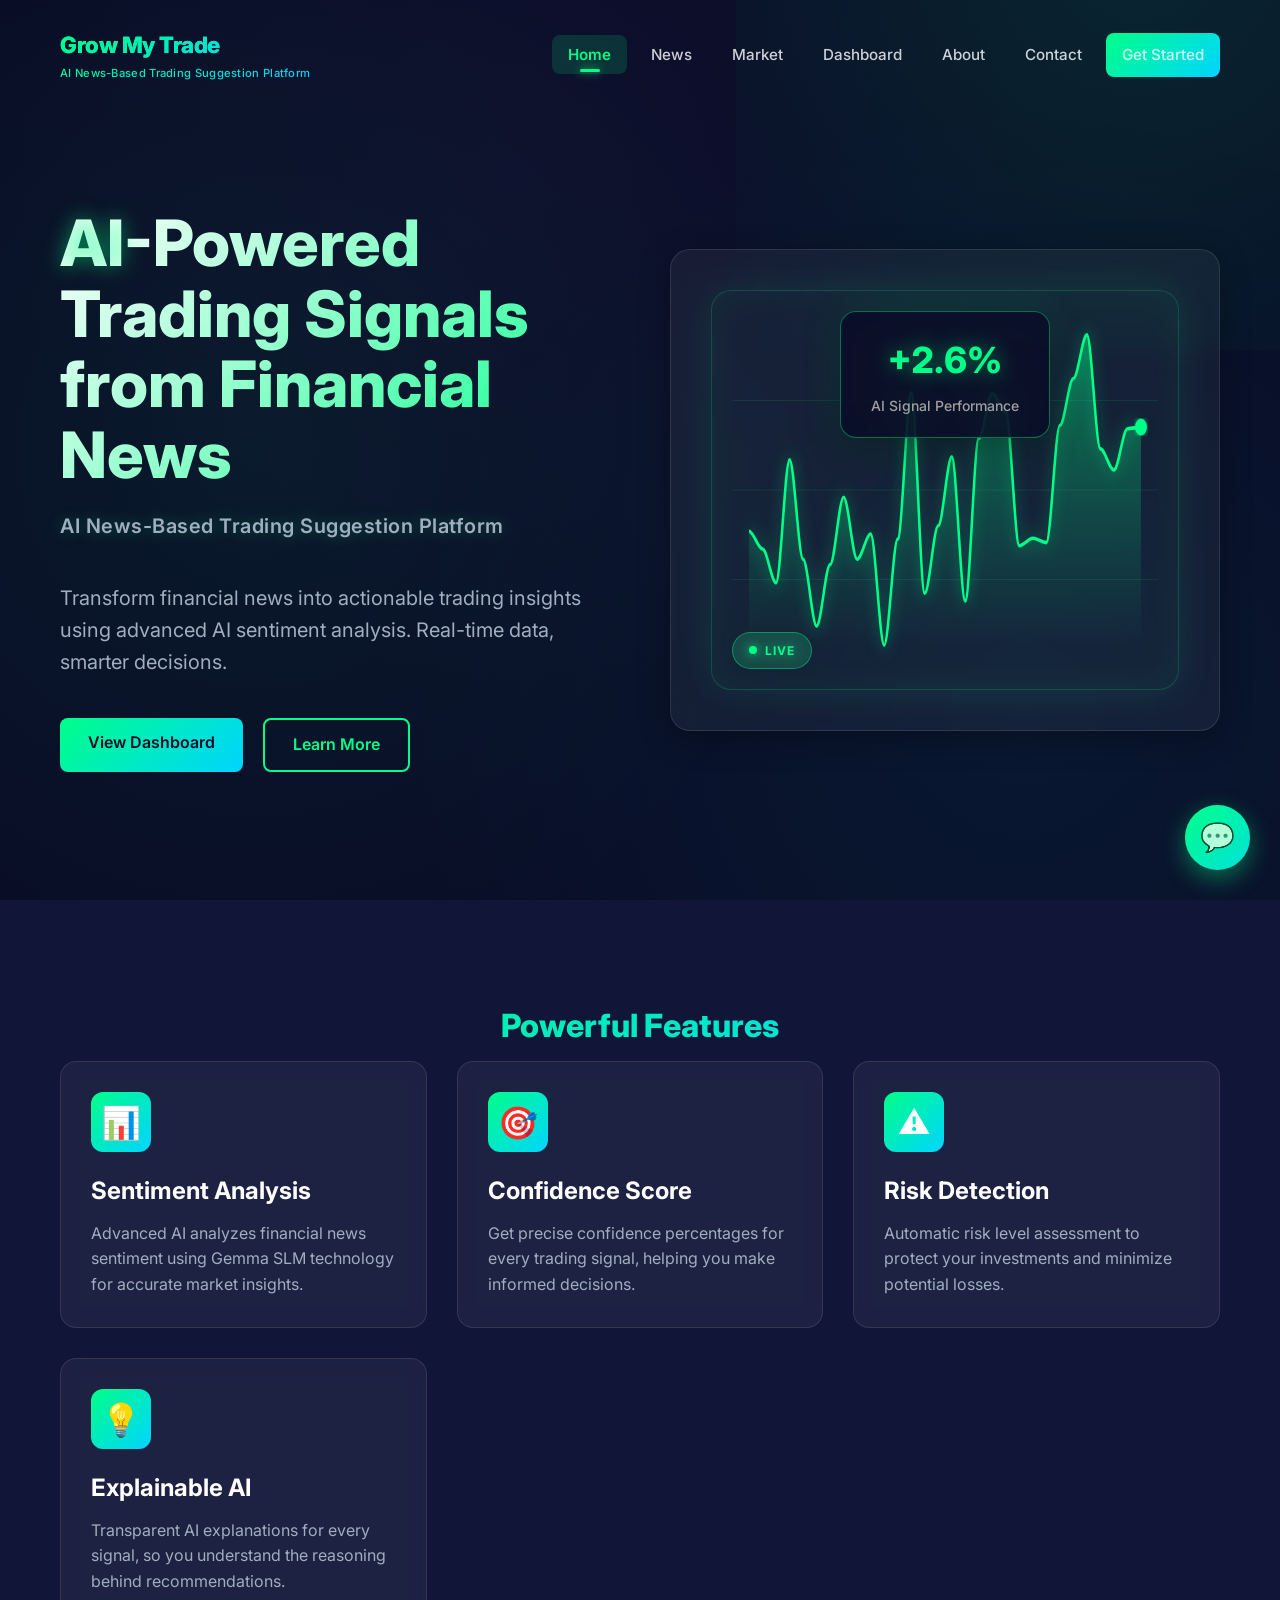
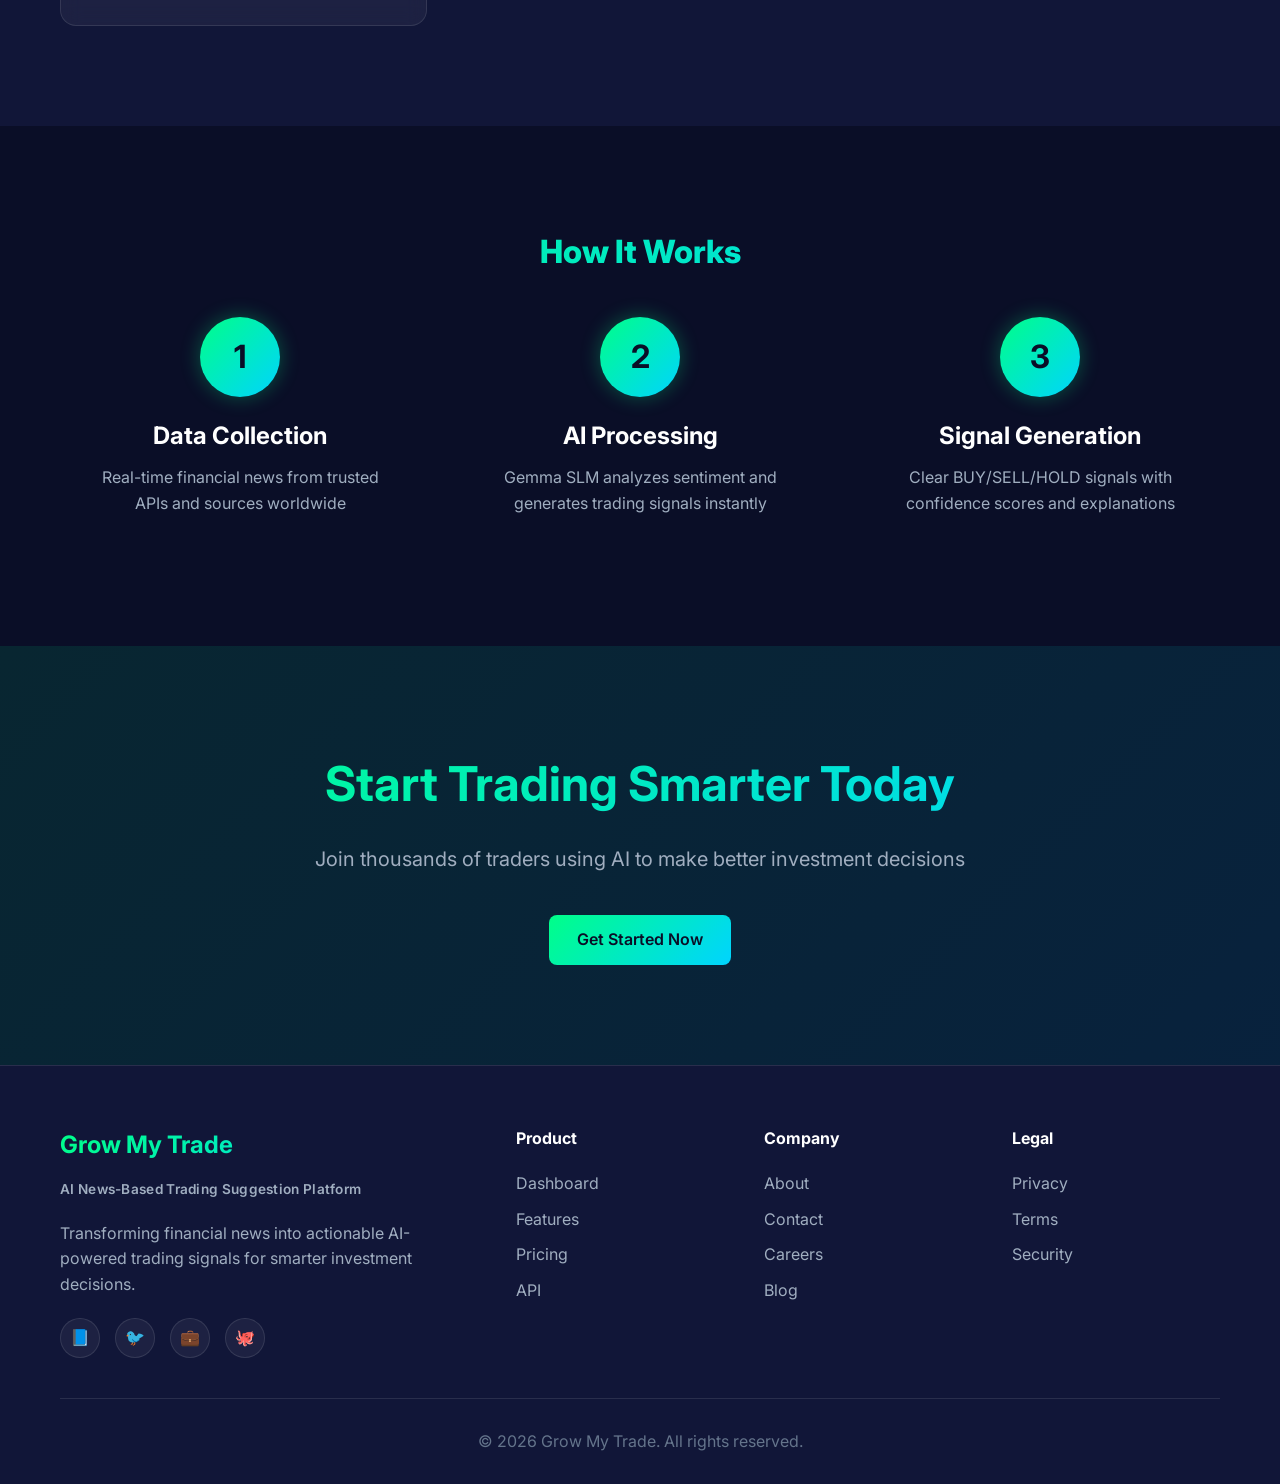
<file: frontend/index.html>
<!DOCTYPE html>
<html lang="en">
<head>
    <meta charset="UTF-8">
    <meta name="viewport" content="width=device-width, initial-scale=1.0">
    <title>Grow My Trade | AI News-Based Trading Suggestion Platform</title>
    <link rel="stylesheet" href="style.css">
    <link rel="stylesheet" href="premium-ui.css">
    <link rel="stylesheet" href="chatbot.css">
</head>
<body>
    <!-- Navbar -->
    <nav class="navbar" id="navbar">
        <div class="nav-container">
            <div class="logo">
                <div class="logo-main">Grow My Trade</div>
                <div class="logo-subtitle">AI News-Based Trading Suggestion Platform</div>
            </div>
            <ul class="nav-links">
                <li><a href="index.html" class="active">Home</a></li>
                <li><a href="news.html">News</a></li>
                <li><a href="market.html">Market</a></li>
                <li><a href="dashboard.html">Dashboard</a></li>
                <li><a href="about.html">About</a></li>
                <li><a href="contact.html">Contact</a></li>
                <li><a href="dashboard.html" class="btn-primary">Get Started</a></li>
            </ul>
        </div>
    </nav>

    <!-- Hero Section -->
    <section class="hero">
        <div class="container">
            <div class="hero-content">
                <div class="hero-text">
                    <h1><span class="highlight-ai">AI</span>-Powered Trading Signals from Financial News</h1>
                    <p class="hero-subtitle">AI News-Based Trading Suggestion Platform</p>
                    <p>Transform financial news into actionable trading insights using advanced AI sentiment analysis. Real-time data, smarter decisions.</p>
                    <div class="hero-buttons">
                        <a href="dashboard.html" class="btn-primary">View Dashboard</a>
                        <a href="about.html" class="btn-secondary">Learn More</a>
                    </div>
                </div>
                <div class="hero-graph">
                    <div class="chart-container">
                        <svg class="trading-chart" viewBox="0 0 500 300" preserveAspectRatio="none">
                            <defs>
                                <!-- Gradient for area fill -->
                                <linearGradient id="chartGradient" x1="0%" y1="0%" x2="0%" y2="100%">
                                    <stop offset="0%" style="stop-color:#00ff88;stop-opacity:0.4" />
                                    <stop offset="100%" style="stop-color:#00ff88;stop-opacity:0" />
                                </linearGradient>
                                
                                <!-- Glow filter -->
                                <filter id="glow">
                                    <feGaussianBlur stdDeviation="3" result="coloredBlur"/>
                                    <feMerge>
                                        <feMergeNode in="coloredBlur"/>
                                        <feMergeNode in="SourceGraphic"/>
                                    </feMerge>
                                </filter>
                            </defs>
                            
                            <!-- Grid lines -->
                            <g class="grid-lines" opacity="0.1">
                                <line x1="0" y1="75" x2="500" y2="75" stroke="#00ff88" stroke-width="1"/>
                                <line x1="0" y1="150" x2="500" y2="150" stroke="#00ff88" stroke-width="1"/>
                                <line x1="0" y1="225" x2="500" y2="225" stroke="#00ff88" stroke-width="1"/>
                            </g>
                            
                            <!-- Area fill under line -->
                            <path class="chart-area" fill="url(#chartGradient)"/>
                            
                            <!-- Main chart line -->
                            <path class="chart-line-path" fill="none" stroke="#00ff88" stroke-width="3" filter="url(#glow)"/>
                            
                            <!-- Moving dot (latest price) -->
                            <circle class="chart-dot" r="6" fill="#00ff88" filter="url(#glow)"/>
                            <circle class="chart-dot-pulse" r="6" fill="none" stroke="#00ff88" stroke-width="2"/>
                        </svg>
                        
                        <!-- Price label -->
                        <div class="chart-label">
                            <span class="label-text">+24.5%</span>
                            <span class="label-subtitle">AI Signal Performance</span>
                        </div>
                        
                        <!-- Live price badge -->
                        <div class="live-price-badge">
                            <span class="badge-dot"></span>
                            <span class="badge-text">LIVE</span>
                        </div>
                    </div>
                </div>
            </div>
        </div>
    </section>

    <!-- Features Section -->
    <section class="features">
        <div class="container">
            <h2 class="section-title">Powerful Features</h2>
            <div class="features-grid">
                <div class="feature-card fade-in">
                    <div class="feature-icon">📊</div>
                    <h3>Sentiment Analysis</h3>
                    <p>Advanced AI analyzes financial news sentiment using Gemma SLM technology for accurate market insights.</p>
                </div>
                <div class="feature-card fade-in">
                    <div class="feature-icon">🎯</div>
                    <h3>Confidence Score</h3>
                    <p>Get precise confidence percentages for every trading signal, helping you make informed decisions.</p>
                </div>
                <div class="feature-card fade-in">
                    <div class="feature-icon">⚠️</div>
                    <h3>Risk Detection</h3>
                    <p>Automatic risk level assessment to protect your investments and minimize potential losses.</p>
                </div>
                <div class="feature-card fade-in">
                    <div class="feature-icon">💡</div>
                    <h3>Explainable AI</h3>
                    <p>Transparent AI explanations for every signal, so you understand the reasoning behind recommendations.</p>
                </div>
            </div>
        </div>
    </section>

    <!-- How It Works -->
    <section class="how-it-works">
        <div class="container">
            <h2 class="section-title">How It Works</h2>
            <div class="steps">
                <div class="step fade-in">
                    <div class="step-number">1</div>
                    <h3>Data Collection</h3>
                    <p>Real-time financial news from trusted APIs and sources worldwide</p>
                </div>
                <div class="step fade-in">
                    <div class="step-number">2</div>
                    <h3>AI Processing</h3>
                    <p>Gemma SLM analyzes sentiment and generates trading signals instantly</p>
                </div>
                <div class="step fade-in">
                    <div class="step-number">3</div>
                    <h3>Signal Generation</h3>
                    <p>Clear BUY/SELL/HOLD signals with confidence scores and explanations</p>
                </div>
            </div>
        </div>
    </section>

    <!-- CTA Section -->
    <section class="cta">
        <div class="container">
            <h2>Start Trading Smarter Today</h2>
            <p>Join thousands of traders using AI to make better investment decisions</p>
            <a href="dashboard.html" class="btn-primary">Get Started Now</a>
        </div>
    </section>

    <!-- Footer -->
    <footer class="footer">
        <div class="container">
            <div class="footer-content">
                <div class="footer-brand">
                    <h3>Grow My Trade</h3>
                    <p class="footer-tagline">AI News-Based Trading Suggestion Platform</p>
                    <p>Transforming financial news into actionable AI-powered trading signals for smarter investment decisions.</p>
                    <div class="social-icons">
                        <a href="#" class="social-icon">📘</a>
                        <a href="#" class="social-icon">🐦</a>
                        <a href="#" class="social-icon">💼</a>
                        <a href="#" class="social-icon">🐙</a>
                    </div>
                </div>
                <div class="footer-links">
                    <h4>Product</h4>
                    <ul>
                        <li><a href="dashboard.html">Dashboard</a></li>
                        <li><a href="#">Features</a></li>
                        <li><a href="#">Pricing</a></li>
                        <li><a href="#">API</a></li>
                    </ul>
                </div>
                <div class="footer-links">
                    <h4>Company</h4>
                    <ul>
                        <li><a href="about.html">About</a></li>
                        <li><a href="contact.html">Contact</a></li>
                        <li><a href="#">Careers</a></li>
                        <li><a href="#">Blog</a></li>
                    </ul>
                </div>
                <div class="footer-links">
                    <h4>Legal</h4>
                    <ul>
                        <li><a href="#">Privacy</a></li>
                        <li><a href="#">Terms</a></li>
                        <li><a href="#">Security</a></li>
                    </ul>
                </div>
            </div>
            <div class="footer-bottom">
                <p>&copy; 2026 Grow My Trade. All rights reserved.</p>
            </div>
        </div>
    </footer>

    <script src="script.js"></script>
    <script>
        // Live Trading Chart - Infinite Animation
        document.addEventListener('DOMContentLoaded', function() {
            const chartLine = document.querySelector('.chart-line-path');
            const chartArea = document.querySelector('.chart-area');
            const chartDot = document.querySelector('.chart-dot');
            const chartDotPulse = document.querySelector('.chart-dot-pulse');
            
            if (!chartLine) return;
            
            const width = 500;
            const height = 300;
            const padding = 20;
            const chartWidth = width - (padding * 2);
            const chartHeight = height - (padding * 2);
            
            // Generate random target performance (-40% to +40%)
            let targetPerformance = (Math.random() - 0.5) * 80; // -40% to +40%
            let currentCycle = 0;
            const cycleDuration = 30; // Number of updates per cycle
            
            // Initial data points (will be continuously updated)
            let dataPoints = [];
            
            // Initialize with a trend based on target performance
            function initializeData() {
                dataPoints = [];
                const startValue = 150;
                const endValue = startValue * (1 + targetPerformance / 100);
                
                for (let i = 0; i < 30; i++) {
                    const progress = i / 29;
                    const baseValue = startValue + (endValue - startValue) * progress;
                    // Add some natural volatility
                    const noise = (Math.random() - 0.5) * 10;
                    dataPoints.push(baseValue + noise);
                }
            }
            
            initializeData();
            
            let minValue = Math.min(...dataPoints);
            let maxValue = Math.max(...dataPoints);
            
            // Generate smooth path from data points
            function generatePath(points) {
                const range = maxValue - minValue || 1;
                const pathPoints = points.map((value, index) => {
                    const x = padding + (index / (points.length - 1)) * chartWidth;
                    const y = height - padding - ((value - minValue) / range) * chartHeight;
                    return { x, y };
                });
                
                // Create smooth bezier curve
                let pathD = `M ${pathPoints[0].x} ${pathPoints[0].y}`;
                
                for (let i = 1; i < pathPoints.length; i++) {
                    const prev = pathPoints[i - 1];
                    const curr = pathPoints[i];
                    const cpx1 = prev.x + (curr.x - prev.x) / 3;
                    const cpx2 = curr.x - (curr.x - prev.x) / 3;
                    pathD += ` C ${cpx1} ${prev.y}, ${cpx2} ${curr.y}, ${curr.x} ${curr.y}`;
                }
                
                return { pathD, points: pathPoints };
            }
            
            // Generate area path
            function generateAreaPath(pathPoints) {
                let areaD = `M ${pathPoints[0].x} ${height - padding}`;
                areaD += ` L ${pathPoints[0].x} ${pathPoints[0].y}`;
                
                for (let i = 1; i < pathPoints.length; i++) {
                    const prev = pathPoints[i - 1];
                    const curr = pathPoints[i];
                    const cpx1 = prev.x + (curr.x - prev.x) / 3;
                    const cpx2 = curr.x - (curr.x - prev.x) / 3;
                    areaD += ` C ${cpx1} ${prev.y}, ${cpx2} ${curr.y}, ${curr.x} ${curr.y}`;
                }
                
                areaD += ` L ${pathPoints[pathPoints.length - 1].x} ${height - padding} Z`;
                return areaD;
            }
            
            // Add new data point and remove oldest
            function updateChartData() {
                currentCycle++;
                
                // Remove first point
                dataPoints.shift();
                
                // Generate new point based on last point with trend toward target
                const lastPoint = dataPoints[dataPoints.length - 1];
                const currentPerformance = ((lastPoint - dataPoints[0]) / dataPoints[0] * 100);
                
                // Calculate direction to reach target performance
                const targetValue = dataPoints[0] * (1 + targetPerformance / 100);
                const difference = targetValue - lastPoint;
                
                // Move toward target with some randomness
                const trend = difference * 0.15; // 15% of the way to target
                const noise = (Math.random() - 0.5) * 8;
                const change = trend + noise;
                
                let newPoint = lastPoint + change;
                
                // Keep within reasonable bounds
                newPoint = Math.max(80, Math.min(220, newPoint));
                
                dataPoints.push(newPoint);
                
                // Update min/max
                minValue = Math.min(...dataPoints);
                maxValue = Math.max(...dataPoints);
                
                // If cycle is complete, generate new target
                if (currentCycle >= cycleDuration) {
                    currentCycle = 0;
                    targetPerformance = (Math.random() - 0.5) * 80; // New random target
                    
                    // Smoothly transition by keeping current data but changing direction
                    // No reset needed, just new target will guide next updates
                }
                
                // Regenerate paths
                const { pathD, points } = generatePath(dataPoints);
                const areaD = generateAreaPath(points);
                
                // Update SVG
                chartLine.setAttribute('d', pathD);
                chartArea.setAttribute('d', areaD);
                
                // Update dot position
                const lastPointCoords = points[points.length - 1];
                chartDot.setAttribute('cx', lastPointCoords.x);
                chartDot.setAttribute('cy', lastPointCoords.y);
                chartDotPulse.setAttribute('cx', lastPointCoords.x);
                chartDotPulse.setAttribute('cy', lastPointCoords.y);
                
                // Update label with performance
                const performance = ((dataPoints[dataPoints.length - 1] - dataPoints[0]) / dataPoints[0] * 100).toFixed(1);
                const sign = performance >= 0 ? '+' : '';
                const labelElement = document.querySelector('.label-text');
                labelElement.textContent = `${sign}${performance}%`;
                
                // Determine color based on positive/negative
                const isPositive = performance >= 0;
                const lineColor = isPositive ? '#00ff88' : '#ff4757';
                const glowColor = isPositive ? 'rgba(0, 255, 136, 0.5)' : 'rgba(255, 71, 87, 0.5)';
                const borderColor = isPositive ? 'rgba(0, 255, 136, 0.4)' : 'rgba(255, 71, 87, 0.4)';
                
                // Update chart line color with smooth transition
                chartLine.style.transition = 'stroke 0.5s ease, filter 0.5s ease';
                chartLine.style.stroke = lineColor;
                chartLine.style.filter = `drop-shadow(0 0 8px ${glowColor})`;
                
                // Update dot color
                chartDot.style.transition = 'fill 0.5s ease';
                chartDot.style.fill = lineColor;
                chartDotPulse.style.transition = 'stroke 0.5s ease';
                chartDotPulse.style.stroke = lineColor;
                
                // Update label color and border
                labelElement.style.color = lineColor;
                labelElement.style.textShadow = `0 0 20px ${glowColor}`;
                
                const chartLabel = document.querySelector('.chart-label');
                if (chartLabel) {
                    chartLabel.style.borderColor = borderColor;
                    chartLabel.style.boxShadow = `0 8px 32px rgba(0, 0, 0, 0.4), 0 0 40px ${isPositive ? 'rgba(0, 255, 136, 0.15)' : 'rgba(255, 71, 87, 0.15)'}`;
                }
                
                // Update gradient colors
                const gradient = document.getElementById('chartGradient');
                if (gradient) {
                    const stops = gradient.querySelectorAll('stop');
                    if (stops.length >= 2) {
                        if (isPositive) {
                            stops[0].style.stopColor = '#00ff88';
                            stops[0].style.stopOpacity = '0.4';
                            stops[1].style.stopColor = '#00ff88';
                            stops[1].style.stopOpacity = '0';
                        } else {
                            stops[0].style.stopColor = '#ff4757';
                            stops[0].style.stopOpacity = '0.4';
                            stops[1].style.stopColor = '#ff4757';
                            stops[1].style.stopOpacity = '0';
                        }
                    }
                }
            }
            
            // Initial render
            updateChartData();
            
            // Update chart every 2 seconds for smooth live feel
            setInterval(updateChartData, 2000);
            
            console.log('✅ Live trading chart initialized - Infinite animation');
        });
    </script>
    
    <!-- AI Chatbot -->
    <script src="chatbot.js"></script>
</body>
</html>
</file>
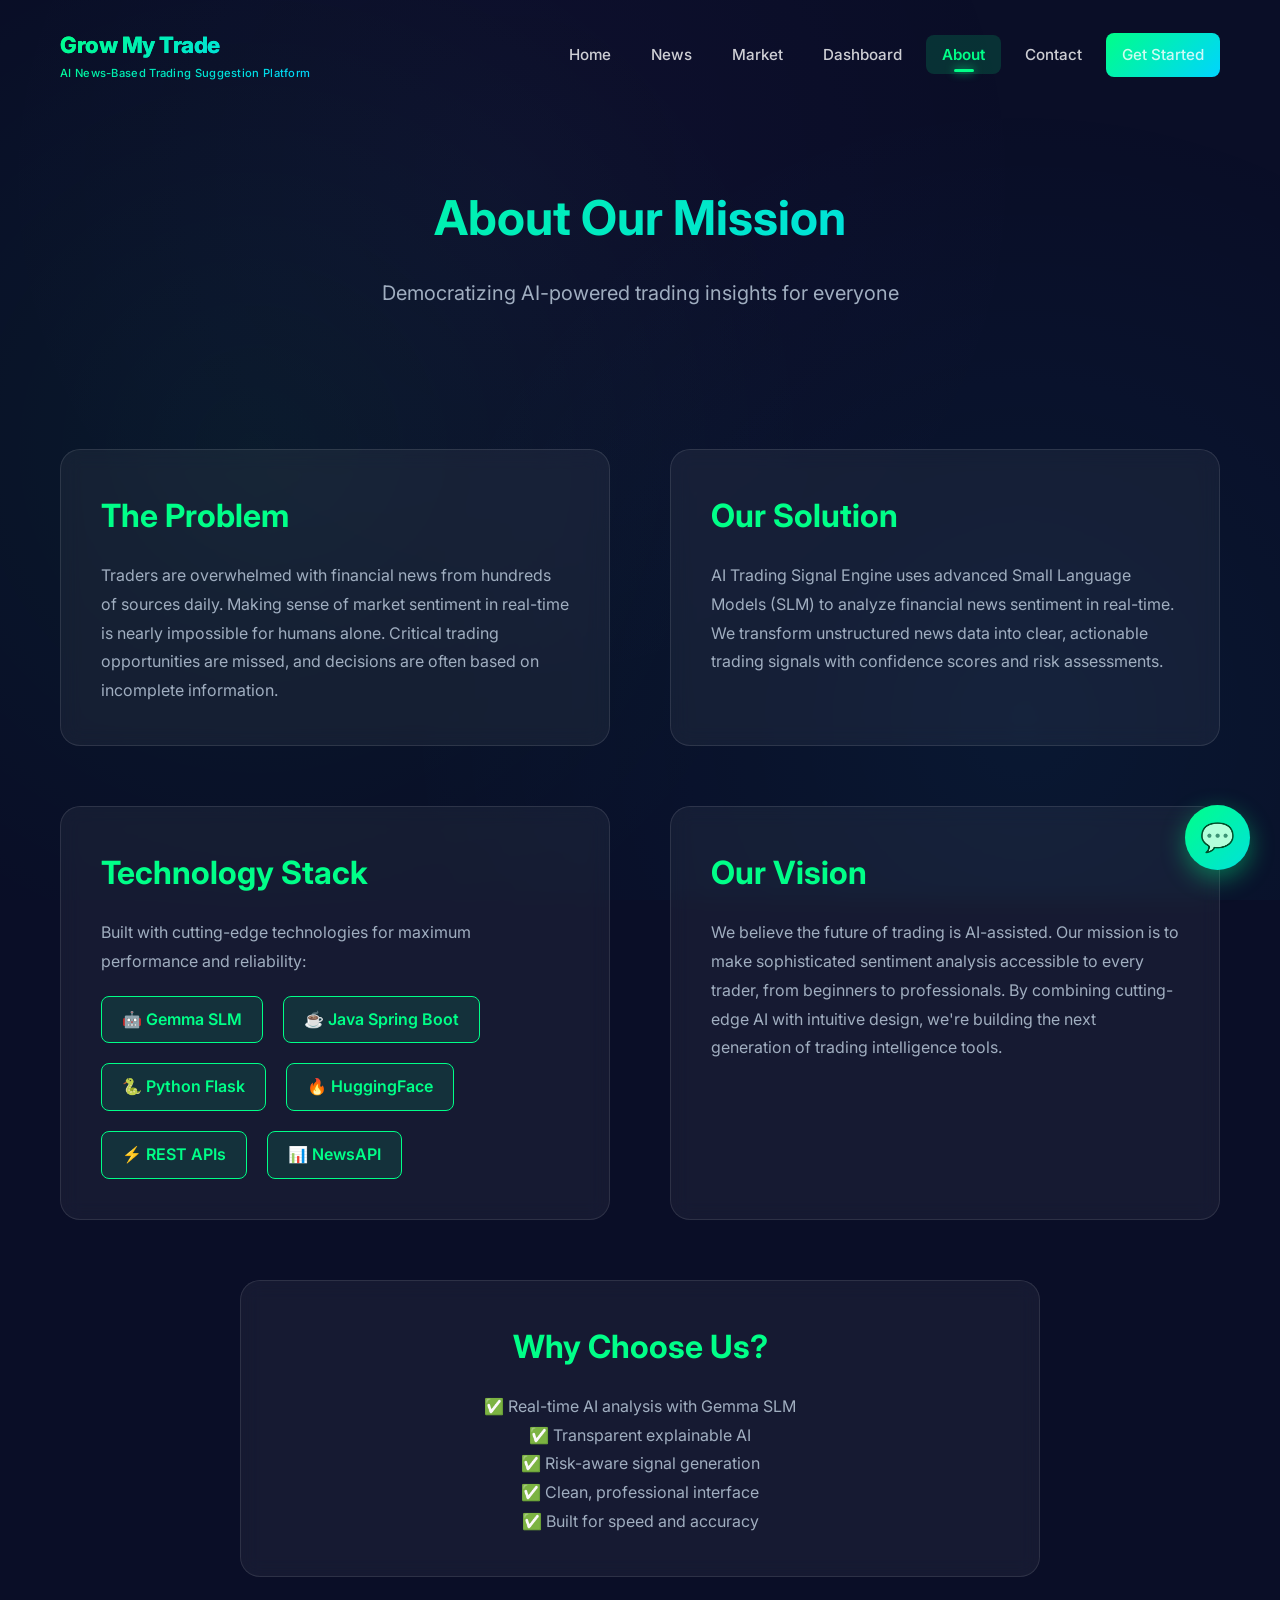
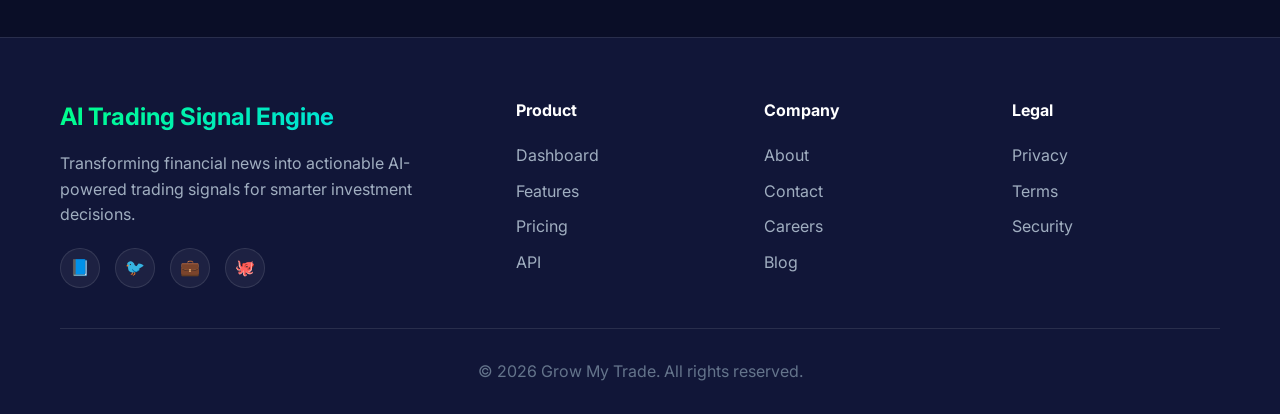
<file: frontend/about.html>
<!DOCTYPE html>
<html lang="en">
<head>
    <meta charset="UTF-8">
    <meta name="viewport" content="width=device-width, initial-scale=1.0">
    <title>Grow My Trade | AI News-Based Trading Suggestion Platform</title>
    <link rel="stylesheet" href="style.css">
    <link rel="stylesheet" href="premium-ui.css">
    <link rel="stylesheet" href="chatbot.css">
</head>
<body>
    <!-- Navbar -->
    <nav class="navbar" id="navbar">
        <div class="nav-container">
            <div class="logo">
                <div class="logo-main">Grow My Trade</div>
                <div class="logo-subtitle">AI News-Based Trading Suggestion Platform</div>
            </div>
            <ul class="nav-links">
                <li><a href="index.html">Home</a></li>
                <li><a href="news.html">News</a></li>
                <li><a href="market.html">Market</a></li>
                <li><a href="dashboard.html">Dashboard</a></li>
                <li><a href="about.html" class="active">About</a></li>
                <li><a href="contact.html">Contact</a></li>
                <li><a href="dashboard.html" class="btn-primary">Get Started</a></li>
            </ul>
        </div>
    </nav>

    <!-- About -->
    <section class="about">
        <div class="container">
            <div class="about-hero">
                <h1>About Our Mission</h1>
                <p>Democratizing AI-powered trading insights for everyone</p>
            </div>

            <div class="about-content">
                <div class="about-grid">
                    <div class="about-card fade-in">
                        <h2>The Problem</h2>
                        <p>Traders are overwhelmed with financial news from hundreds of sources daily. Making sense of market sentiment in real-time is nearly impossible for humans alone. Critical trading opportunities are missed, and decisions are often based on incomplete information.</p>
                    </div>
                    <div class="about-card fade-in">
                        <h2>Our Solution</h2>
                        <p>AI Trading Signal Engine uses advanced Small Language Models (SLM) to analyze financial news sentiment in real-time. We transform unstructured news data into clear, actionable trading signals with confidence scores and risk assessments.</p>
                    </div>
                </div>

                <div class="about-grid">
                    <div class="about-card fade-in">
                        <h2>Technology Stack</h2>
                        <p>Built with cutting-edge technologies for maximum performance and reliability:</p>
                        <div class="tech-stack">
                            <span class="tech-badge">🤖 Gemma SLM</span>
                            <span class="tech-badge">☕ Java Spring Boot</span>
                            <span class="tech-badge">🐍 Python Flask</span>
                            <span class="tech-badge">🔥 HuggingFace</span>
                            <span class="tech-badge">⚡ REST APIs</span>
                            <span class="tech-badge">📊 NewsAPI</span>
                        </div>
                    </div>
                    <div class="about-card fade-in">
                        <h2>Our Vision</h2>
                        <p>We believe the future of trading is AI-assisted. Our mission is to make sophisticated sentiment analysis accessible to every trader, from beginners to professionals. By combining cutting-edge AI with intuitive design, we're building the next generation of trading intelligence tools.</p>
                    </div>
                </div>

                <div class="about-card fade-in" style="text-align: center; max-width: 800px; margin: 0 auto;">
                    <h2>Why Choose Us?</h2>
                    <p style="margin-top: 20px;">✅ Real-time AI analysis with Gemma SLM<br>
                    ✅ Transparent explainable AI<br>
                    ✅ Risk-aware signal generation<br>
                    ✅ Clean, professional interface<br>
                    ✅ Built for speed and accuracy</p>
                </div>
            </div>
        </div>
    </section>

    <!-- Footer -->
    <footer class="footer">
        <div class="container">
            <div class="footer-content">
                <div class="footer-brand">
                    <h3>AI Trading Signal Engine</h3>
                    <p>Transforming financial news into actionable AI-powered trading signals for smarter investment decisions.</p>
                    <div class="social-icons">
                        <a href="#" class="social-icon">📘</a>
                        <a href="#" class="social-icon">🐦</a>
                        <a href="#" class="social-icon">💼</a>
                        <a href="#" class="social-icon">🐙</a>
                    </div>
                </div>
                <div class="footer-links">
                    <h4>Product</h4>
                    <ul>
                        <li><a href="dashboard.html">Dashboard</a></li>
                        <li><a href="#">Features</a></li>
                        <li><a href="#">Pricing</a></li>
                        <li><a href="#">API</a></li>
                    </ul>
                </div>
                <div class="footer-links">
                    <h4>Company</h4>
                    <ul>
                        <li><a href="about.html">About</a></li>
                        <li><a href="contact.html">Contact</a></li>
                        <li><a href="#">Careers</a></li>
                        <li><a href="#">Blog</a></li>
                    </ul>
                </div>
                <div class="footer-links">
                    <h4>Legal</h4>
                    <ul>
                        <li><a href="#">Privacy</a></li>
                        <li><a href="#">Terms</a></li>
                        <li><a href="#">Security</a></li>
                    </ul>
                </div>
            </div>
            <div class="footer-bottom">
                <p>&copy; 2026 Grow My Trade. All rights reserved.</p>
            </div>
        </div>
    </footer>

    <script src="script.js"></script>
    
    <!-- AI Chatbot -->
    <script src="chatbot.js"></script>
</body>
</html>
</file>
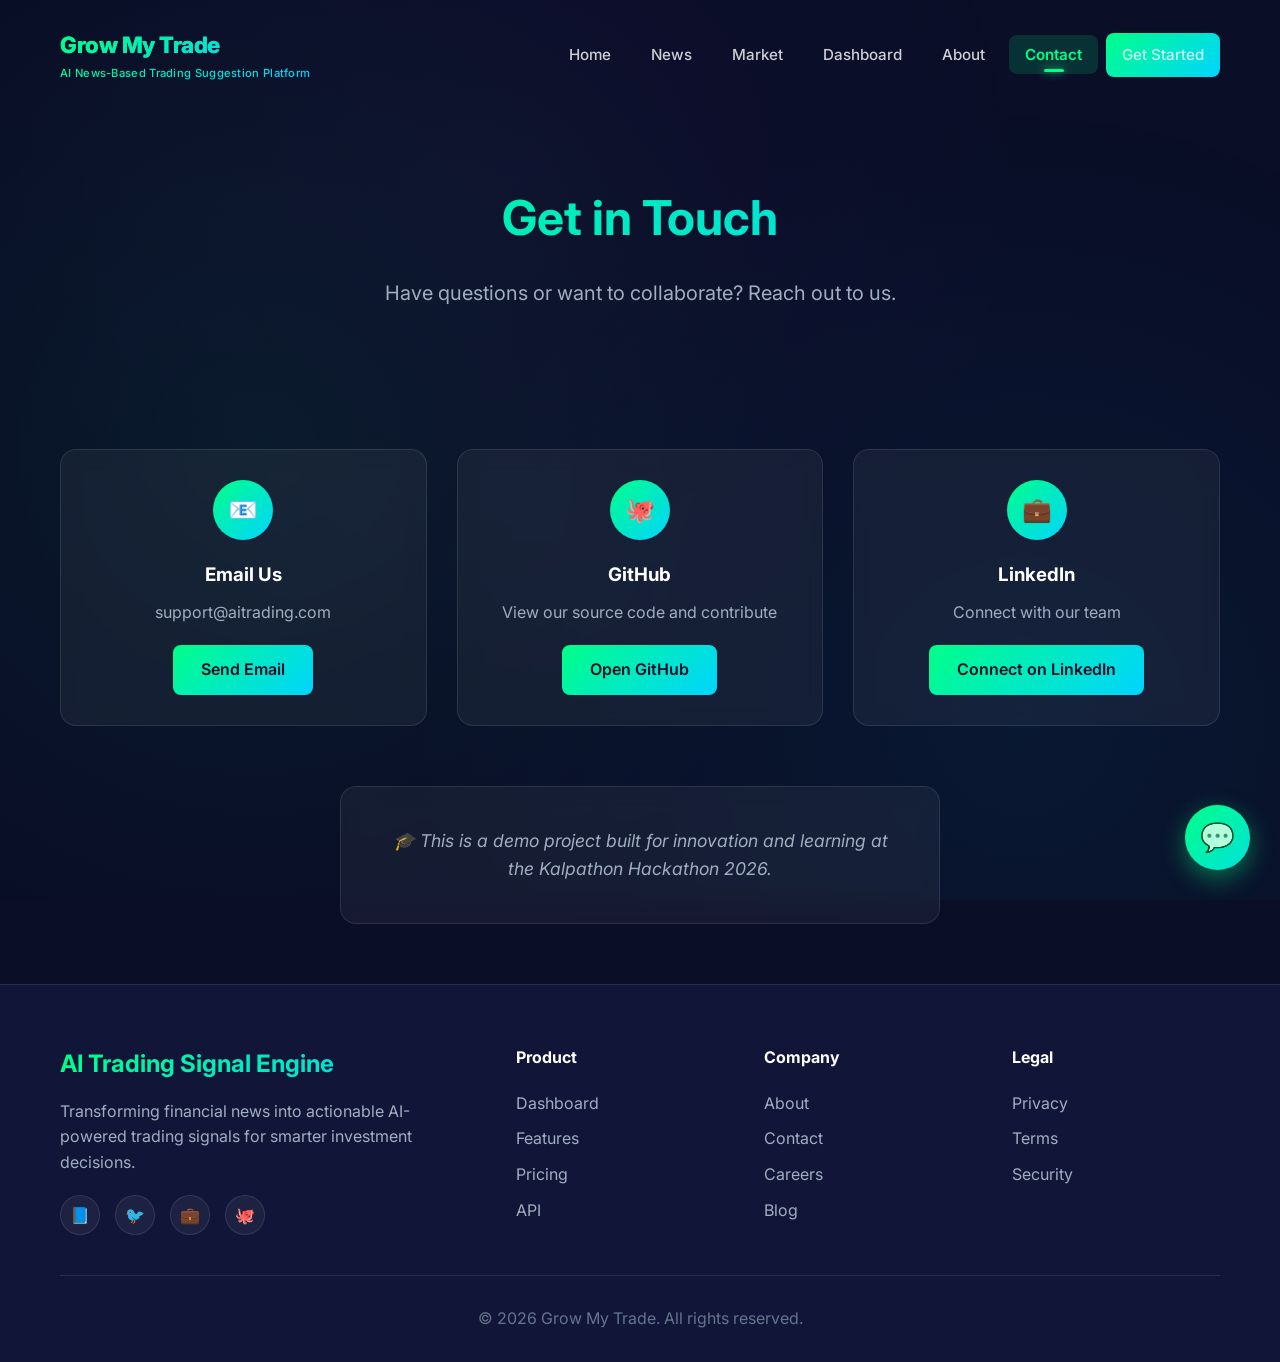
<file: frontend/contact.html>
<!DOCTYPE html>
<html lang="en">
<head>
    <meta charset="UTF-8">
    <meta name="viewport" content="width=device-width, initial-scale=1.0">
    <title>Grow My Trade | AI News-Based Trading Suggestion Platform</title>
    <link rel="stylesheet" href="style.css">
    <link rel="stylesheet" href="premium-ui.css">
    <link rel="stylesheet" href="chatbot.css">
</head>
<body>
    <!-- Navbar -->
    <nav class="navbar" id="navbar">
        <div class="nav-container">
            <div class="logo">
                <div class="logo-main">Grow My Trade</div>
                <div class="logo-subtitle">AI News-Based Trading Suggestion Platform</div>
            </div>
            <ul class="nav-links">
                <li><a href="index.html">Home</a></li>
                <li><a href="news.html">News</a></li>
                <li><a href="market.html">Market</a></li>
                <li><a href="dashboard.html">Dashboard</a></li>
                <li><a href="about.html">About</a></li>
                <li><a href="contact.html" class="active">Contact</a></li>
                <li><a href="dashboard.html" class="btn-primary">Get Started</a></li>
            </ul>
        </div>
    </nav>

    <!-- Contact -->
    <section class="contact">
        <div class="container">
            <div class="contact-hero">
                <h1>Get in Touch</h1>
                <p>Have questions or want to collaborate? Reach out to us.</p>
            </div>

            <div class="contact-content">
                <div class="contact-grid">
                    <div class="contact-card fade-in">
                        <div class="contact-icon">📧</div>
                        <h3>Email Us</h3>
                        <p>support@aitrading.com</p>
                        <a href="mailto:support@aitrading.com" class="btn-primary">Send Email</a>
                    </div>

                    <div class="contact-card fade-in">
                        <div class="contact-icon">🐙</div>
                        <h3>GitHub</h3>
                        <p>View our source code and contribute</p>
                        <a href="https://github.com" target="_blank" class="btn-primary">Open GitHub</a>
                    </div>

                    <div class="contact-card fade-in">
                        <div class="contact-icon">💼</div>
                        <h3>LinkedIn</h3>
                        <p>Connect with our team</p>
                        <a href="https://linkedin.com" target="_blank" class="btn-primary">Connect on LinkedIn</a>
                    </div>
                </div>

                <div class="demo-notice fade-in">
                    <p>🎓 This is a demo project built for innovation and learning at the Kalpathon Hackathon 2026.</p>
                </div>
            </div>
        </div>
    </section>

    <!-- Footer -->
    <footer class="footer">
        <div class="container">
            <div class="footer-content">
                <div class="footer-brand">
                    <h3>AI Trading Signal Engine</h3>
                    <p>Transforming financial news into actionable AI-powered trading signals for smarter investment decisions.</p>
                    <div class="social-icons">
                        <a href="#" class="social-icon">📘</a>
                        <a href="#" class="social-icon">🐦</a>
                        <a href="#" class="social-icon">💼</a>
                        <a href="#" class="social-icon">🐙</a>
                    </div>
                </div>
                <div class="footer-links">
                    <h4>Product</h4>
                    <ul>
                        <li><a href="dashboard.html">Dashboard</a></li>
                        <li><a href="#">Features</a></li>
                        <li><a href="#">Pricing</a></li>
                        <li><a href="#">API</a></li>
                    </ul>
                </div>
                <div class="footer-links">
                    <h4>Company</h4>
                    <ul>
                        <li><a href="about.html">About</a></li>
                        <li><a href="contact.html">Contact</a></li>
                        <li><a href="#">Careers</a></li>
                        <li><a href="#">Blog</a></li>
                    </ul>
                </div>
                <div class="footer-links">
                    <h4>Legal</h4>
                    <ul>
                        <li><a href="#">Privacy</a></li>
                        <li><a href="#">Terms</a></li>
                        <li><a href="#">Security</a></li>
                    </ul>
                </div>
            </div>
            <div class="footer-bottom">
                <p>&copy; 2026 Grow My Trade. All rights reserved.</p>
            </div>
        </div>
    </footer>

    <script src="script.js"></script>
    
    <!-- AI Chatbot -->
    <script src="chatbot.js"></script>
</body>
</html>
</file>
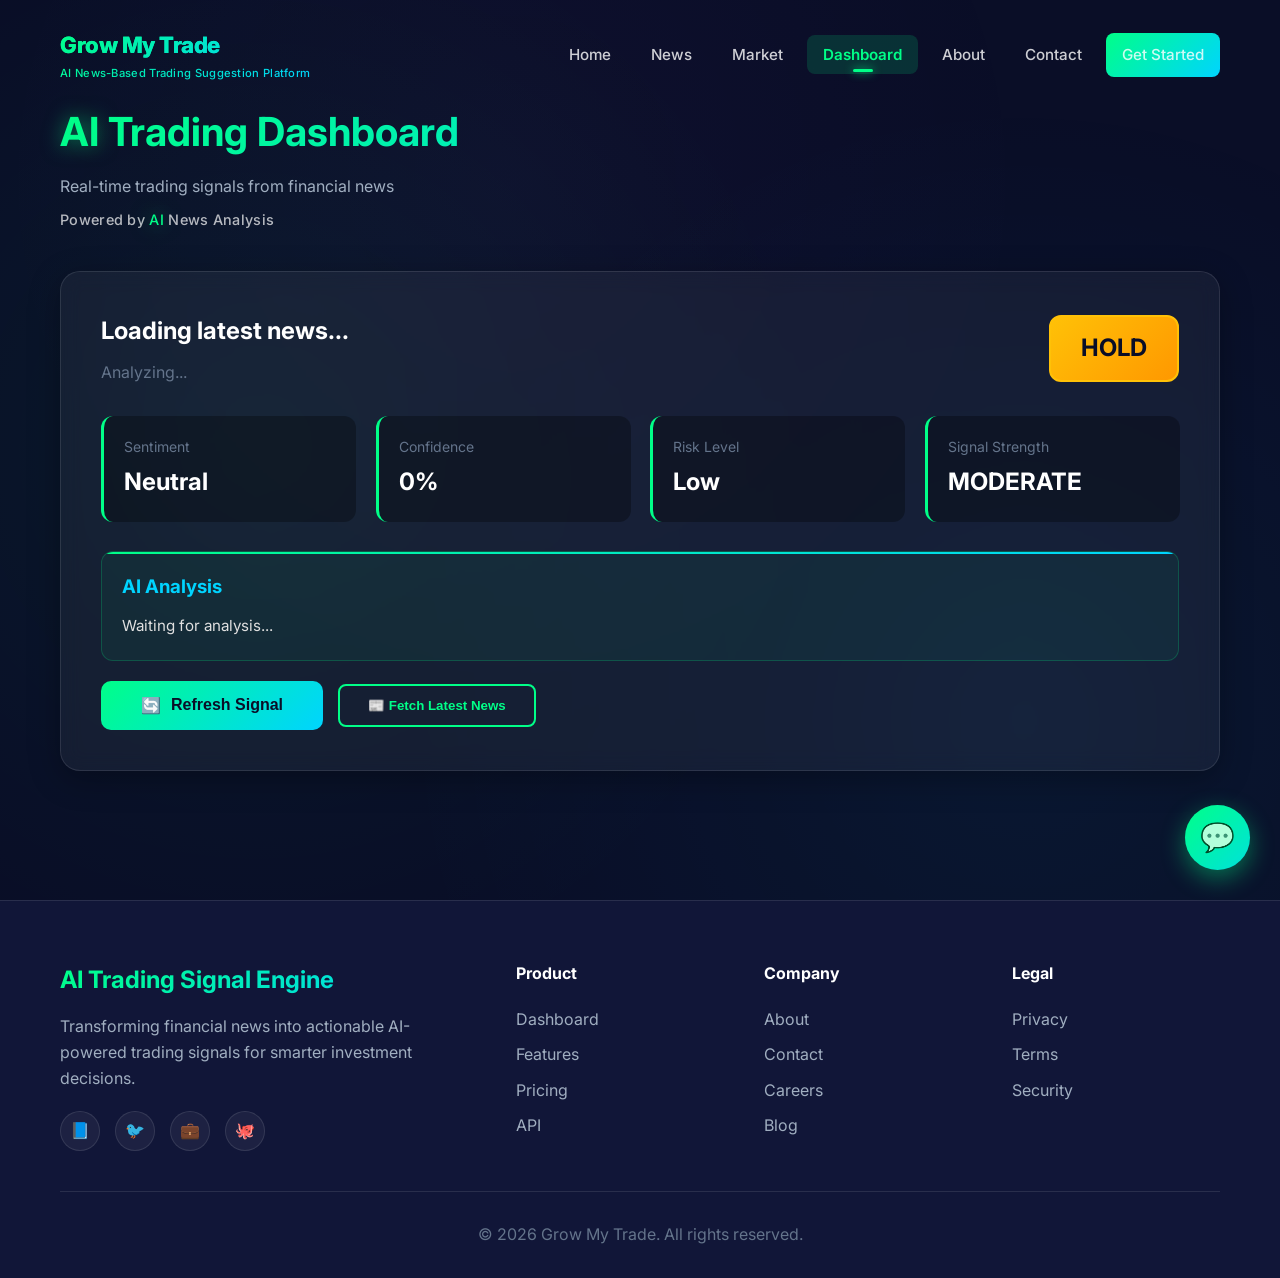
<file: frontend/dashboard.html>
<!DOCTYPE html>
<html lang="en">
<head>
    <meta charset="UTF-8">
    <meta name="viewport" content="width=device-width, initial-scale=1.0">
    <title>Grow My Trade | AI News-Based Trading Suggestion Platform</title>
    <link rel="stylesheet" href="style.css">
    <link rel="stylesheet" href="premium-ui.css">
    <link rel="stylesheet" href="chatbot.css">
</head>
<body>
    <!-- Navbar -->
    <nav class="navbar" id="navbar">
        <div class="nav-container">
            <div class="logo">
                <div class="logo-main">Grow My Trade</div>
                <div class="logo-subtitle">AI News-Based Trading Suggestion Platform</div>
            </div>
            <ul class="nav-links">
                <li><a href="index.html">Home</a></li>
                <li><a href="news.html">News</a></li>
                <li><a href="market.html">Market</a></li>
                <li><a href="dashboard.html" class="active">Dashboard</a></li>
                <li><a href="about.html">About</a></li>
                <li><a href="contact.html">Contact</a></li>
                <li><a href="dashboard.html" class="btn-primary">Get Started</a></li>
            </ul>
        </div>
    </nav>

    <!-- Dashboard -->
    <section class="dashboard">
        <div class="container">
            <!-- Dashboard Header -->
            <div class="dashboard-header">
                <h1><span class="highlight-ai">AI</span> Trading Dashboard</h1>
                <p style="color: var(--text-secondary); margin-bottom: 8px;">Real-time trading signals from financial news</p>
                <p class="powered-by-label">Powered by <span class="highlight-ai">AI</span> News Analysis</p>
            </div>

            <!-- Selected News Banner (from news page) -->
            <div id="selectedNewsBanner" class="selected-news-banner" style="display: none; margin-bottom: 30px;">
                <div class="news-banner-content">
                    <span class="news-banner-icon">📰</span>
                    <div>
                        <p class="news-banner-label">Analyzing News Headline:</p>
                        <h3 id="selectedNewsTitle" class="news-banner-title"></h3>
                    </div>
                </div>
            </div>

            <!-- Signal Card -->
            <div class="signal-card" id="signalCard">
                <div class="signal-header">
                    <div>
                        <h2 id="headline" style="margin-bottom: 10px;">Loading latest news...</h2>
                        <p id="company" style="color: var(--text-muted);">Analyzing...</p>
                    </div>
                    <div id="signalBadge" class="signal-badge hold">HOLD</div>
                </div>

                <div class="signal-metrics">
                    <div class="metric">
                        <div class="metric-label">Sentiment</div>
                        <div class="metric-value" id="sentiment">Neutral</div>
                    </div>
                    <div class="metric">
                        <div class="metric-label">Confidence</div>
                        <div class="metric-value" id="confidence">0%</div>
                    </div>
                    <div class="metric">
                        <div class="metric-label">Risk Level</div>
                        <div class="metric-value" id="riskLevel">Low</div>
                    </div>
                    <div class="metric">
                        <div class="metric-label">Signal Strength</div>
                        <div class="metric-value" id="strength">MODERATE</div>
                    </div>
                </div>

                <div class="explanation-box">
                    <h3>AI Analysis</h3>
                    <p id="explanation">Waiting for analysis...</p>
                </div>

                <div style="display: flex; gap: 15px; align-items: center;">
                    <button class="btn-refresh" id="refreshBtn" onclick="refreshSignal()">
                        <span>🔄</span> Refresh Signal
                    </button>
                    <button class="btn-secondary" id="fetchNewsBtn" onclick="fetchLatestNews()">
                        <span>📰</span> Fetch Latest News
                    </button>
                    <p id="timestamp" style="color: var(--text-muted); margin-left: auto;"></p>
                </div>
            </div>

            <!-- News List -->
            <div id="newsList" style="margin-top: 40px;"></div>
        </div>
    </section>

    <!-- Footer -->
    <footer class="footer">
        <div class="container">
            <div class="footer-content">
                <div class="footer-brand">
                    <h3>AI Trading Signal Engine</h3>
                    <p>Transforming financial news into actionable AI-powered trading signals for smarter investment decisions.</p>
                    <div class="social-icons">
                        <a href="#" class="social-icon">📘</a>
                        <a href="#" class="social-icon">🐦</a>
                        <a href="#" class="social-icon">💼</a>
                        <a href="#" class="social-icon">🐙</a>
                    </div>
                </div>
                <div class="footer-links">
                    <h4>Product</h4>
                    <ul>
                        <li><a href="dashboard.html">Dashboard</a></li>
                        <li><a href="#">Features</a></li>
                        <li><a href="#">Pricing</a></li>
                        <li><a href="#">API</a></li>
                    </ul>
                </div>
                <div class="footer-links">
                    <h4>Company</h4>
                    <ul>
                        <li><a href="about.html">About</a></li>
                        <li><a href="contact.html">Contact</a></li>
                        <li><a href="#">Careers</a></li>
                        <li><a href="#">Blog</a></li>
                    </ul>
                </div>
                <div class="footer-links">
                    <h4>Legal</h4>
                    <ul>
                        <li><a href="#">Privacy</a></li>
                        <li><a href="#">Terms</a></li>
                        <li><a href="#">Security</a></li>
                    </ul>
                </div>
            </div>
            <div class="footer-bottom">
                <p>&copy; 2026 Grow My Trade. All rights reserved.</p>
            </div>
        </div>
    </footer>

    <script src="api-config.js"></script>
    <script src="dashboard.js"></script>
    
    <!-- AI Chatbot -->
    <script src="chatbot.js"></script>
    <style>
        @keyframes pulse {
            0%, 100% {
                box-shadow: 0 0 20px rgba(0, 255, 136, 0.4);
            }
            50% {
                box-shadow: 0 0 40px rgba(0, 255, 136, 0.8);
            }
        }
    </style>
</body>
</html>
</file>
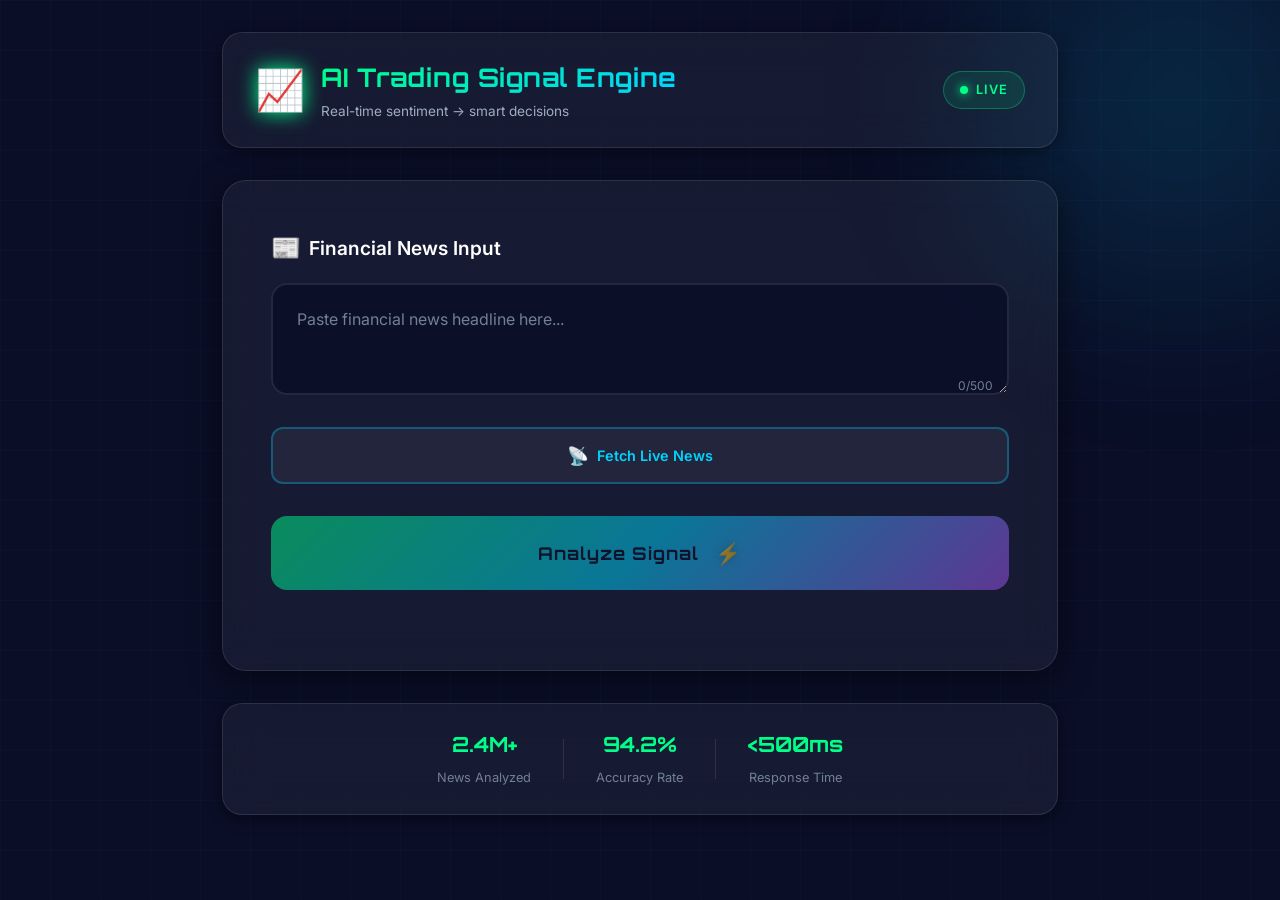
<file: frontend/index-old.html>
<!DOCTYPE html>
<html lang="en">
<head>
    <meta charset="UTF-8">
    <meta name="viewport" content="width=device-width, initial-scale=1.0">
    <title>AI Trading Signal Engine | Smart Sentiment Analysis</title>
    
    <!-- Google Fonts -->
    <link rel="preconnect" href="https://fonts.googleapis.com">
    <link rel="preconnect" href="https://fonts.gstatic.com" crossorigin>
    <link href="https://fonts.googleapis.com/css2?family=Orbitron:wght@400;500;600;700;800;900&family=Inter:wght@300;400;500;600;700&family=Poppins:wght@300;400;500;600;700&display=swap" rel="stylesheet">
    
    <link rel="stylesheet" href="styles.css">
</head>
<body>
    <!-- Animated Background Canvas -->
    <canvas id="particlesCanvas"></canvas>
    
    <!-- Background Grid Effect -->
    <div class="bg-grid"></div>
    <div class="bg-gradient-orb"></div>
    
    <!-- Loading Overlay -->
    <div id="loadingOverlay" class="loading-overlay hidden">
        <div class="loader-container">
            <div class="loader-ring"></div>
            <div class="loader-ring"></div>
            <div class="loader-ring"></div>
            <div class="loader-core"></div>
            <div class="loader-text">
                <p class="loading-title">Analyzing market sentiment</p>
                <div class="loading-dots">
                    <span>.</span><span>.</span><span>.</span>
                </div>
            </div>
            <p class="loading-subtitle">Processing NLP models & sentiment patterns</p>
            <div class="loader-progress">
                <div class="loader-progress-bar" id="loaderProgressBar"></div>
            </div>
        </div>
    </div>
    
    <!-- Main Container -->
    <div class="container">
        
        <!-- Floating Header -->
        <header class="header">
            <div class="header-content">
                <div class="logo">
                    <span class="logo-icon">📈</span>
                    <div class="logo-text">
                        <h1>AI Trading Signal Engine</h1>
                        <p class="subtitle">Real-time sentiment → smart decisions</p>
                    </div>
                </div>
                <div class="status-badge">
                    <span class="status-dot"></span>
                    <span class="status-text">LIVE</span>
                </div>
            </div>
        </header>

        <!-- Main Card -->
        <main class="main-card">
            
            <!-- Input Section -->
            <section class="input-section">
                <div class="section-header">
                    <span class="section-icon">📰</span>
                    <h2>Financial News Input</h2>
                </div>
                
                <div class="input-wrapper">
                    <textarea 
                        id="newsInput" 
                        class="news-input" 
                        placeholder="Paste financial news headline here..."
                        rows="3"
                        maxlength="500"
                    ></textarea>
                    <div class="input-glow"></div>
                    <span class="char-count">0/500</span>
                </div>
                
                <!-- Live News Section -->
                <div class="live-news-section">
                    <button id="fetchNewsBtn" class="fetch-news-btn">
                        <span class="btn-icon-sm">📡</span>
                        <span>Fetch Live News</span>
                    </button>
                    <div id="newsList" class="news-list hidden"></div>
                </div>
            </section>

            <!-- Analyze Button -->
            <button id="analyzeBtn" class="analyze-btn" disabled>
                <span class="btn-text">Analyze Signal</span>
                <span class="btn-icon">⚡</span>
                <div class="btn-glow"></div>
                <div class="btn-ripple"></div>
            </button>

            <!-- Old Loading State (Replaced by Overlay) -->
            <div id="loadingState" class="loading-state hidden">
                <div class="loader">
                    <div class="loader-ring"></div>
                    <div class="loader-ring"></div>
                    <div class="loader-ring"></div>
                    <div class="loader-core"></div>
                </div>
                <p class="loading-text">
                    Analyzing market sentiment
                    <span class="loading-dots">
                        <span>.</span><span>.</span><span>.</span>
                    </span>
                </p>
                <p class="loading-subtext">Processing NLP models & sentiment patterns</p>
            </div>

            <!-- Result Card -->
            <div id="resultCard" class="result-card hidden">
                
                <!-- Detected Company Badge -->
                <div id="companyBadge" class="company-badge hidden">
                    <span class="company-icon">🏢</span>
                    <span class="company-text">Detected: <strong id="companyName"></strong></span>
                </div>

                <!-- Signal Badge -->
                <div class="signal-badge" id="signalBadge">
                    <span class="signal-icon" id="signalIcon"></span>
                    <h3 id="signalText" class="signal-text"></h3>
                    <p class="signal-subtitle" id="signalSubtitle"></p>
                </div>

                <!-- Mini Chart -->
                <div class="mini-chart-container">
                    <canvas id="miniChart" class="mini-chart"></canvas>
                    <div class="chart-label" id="chartLabel"></div>
                </div>

                <!-- Results Grid -->
                <div class="results-grid">
                    
                    <!-- Sentiment -->
                    <div class="result-item">
                        <div class="result-label">
                            <span class="label-icon">🎯</span>
                            <span>Sentiment</span>
                        </div>
                        <div class="result-value" id="sentimentValue"></div>
                        <div class="sentiment-indicator" id="sentimentIndicator"></div>
                    </div>

                    <!-- Confidence -->
                    <div class="result-item">
                        <div class="result-label">
                            <span class="label-icon">📊</span>
                            <span>Confidence</span>
                        </div>
                        <div class="result-value" id="confidenceValue"></div>
                        <div class="confidence-bar">
                            <div class="confidence-fill" id="confidenceFill"></div>
                        </div>
                    </div>

                    <!-- Risk Level -->
                    <div class="result-item">
                        <div class="result-label">
                            <span class="label-icon">⚠️</span>
                            <span>Risk Level</span>
                        </div>
                        <div class="result-value" id="riskValue"></div>
                        <div class="risk-meter" id="riskMeter"></div>
                    </div>

                </div>

                <!-- Explanation -->
                <div class="explanation-box">
                    <div class="explanation-header">
                        <span class="exp-icon">💡</span>
                        <span>AI Analysis Engine</span>
                        <span class="ai-badge">AI</span>
                    </div>
                    <p class="explanation-text" id="explanationText"></p>
                    <div class="key-factors" id="keyFactors"></div>
                </div>

                <!-- Action Buttons -->
                <div class="action-buttons">
                    <button class="action-btn secondary" id="resetBtn">
                        <span class="btn-icon-sm">🔄</span>
                        <span>New Analysis</span>
                    </button>
                    <button class="action-btn primary" id="shareBtn">
                        <span class="btn-icon-sm">📤</span>
                        <span>Share Signal</span>
                    </button>
                </div>

                <!-- Disclaimer -->
                <div class="disclaimer">
                    <span class="disclaimer-icon">⚡</span>
                    <p>AI-generated signals for educational purposes. Not financial advice. Always do your own research.</p>
                </div>

            </div>

        </main>

        <!-- Footer Stats -->
        <footer class="footer-stats">
            <div class="stat-item">
                <span class="stat-value">2.4M+</span>
                <span class="stat-label">News Analyzed</span>
            </div>
            <div class="stat-divider"></div>
            <div class="stat-item">
                <span class="stat-value">94.2%</span>
                <span class="stat-label">Accuracy Rate</span>
            </div>
            <div class="stat-divider"></div>
            <div class="stat-item">
                <span class="stat-value">&lt;500ms</span>
                <span class="stat-label">Response Time</span>
            </div>
        </footer>

    </div>

    <script src="script.js"></script>
</body>
</html>
</file>
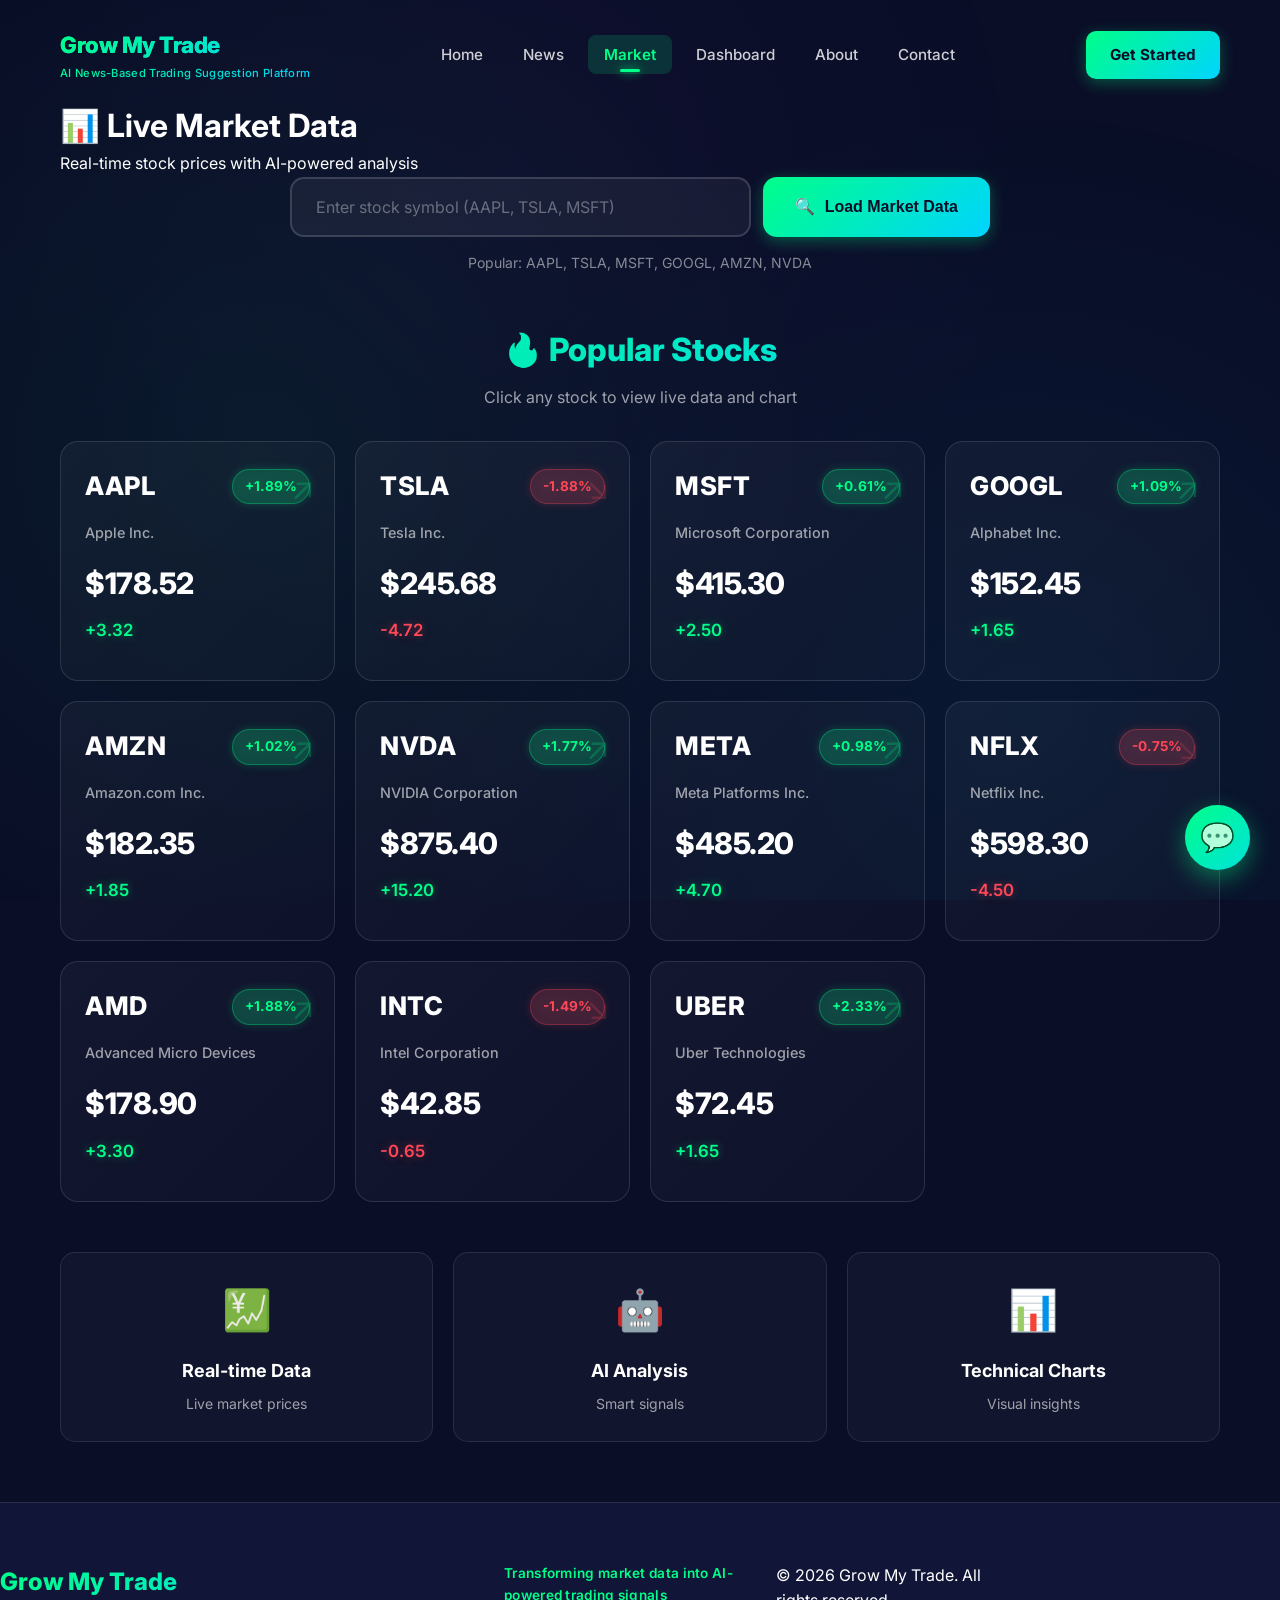
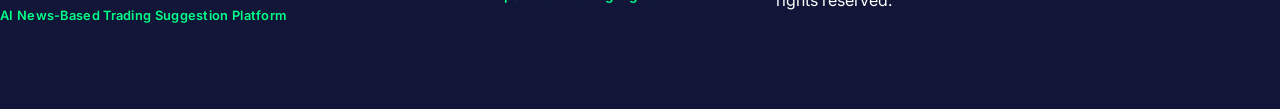
<file: frontend/market.html>
<!DOCTYPE html>
<html lang="en">
<head>
    <meta charset="UTF-8">
    <meta name="viewport" content="width=device-width, initial-scale=1.0">
    <title>Grow My Trade | AI News-Based Trading Suggestion Platform</title>
    <link rel="stylesheet" href="style.css">
    <link rel="stylesheet" href="premium-ui.css">
    <link rel="stylesheet" href="chatbot.css">
</head>
<body>
    <!-- Navbar -->
    <nav class="navbar" id="navbar">
        <div class="nav-container">
            <div class="logo">
                <div class="logo-main">Grow My Trade</div>
                <div class="logo-subtitle">AI News-Based Trading Suggestion Platform</div>
            </div>
            <ul class="nav-links">
                <li><a href="index.html">Home</a></li>
                <li><a href="news.html">News</a></li>
                <li><a href="market.html" class="active">Market</a></li>
                <li><a href="dashboard.html">Dashboard</a></li>
                <li><a href="about.html">About</a></li>
                <li><a href="contact.html">Contact</a></li>
            </ul>
            <a href="dashboard.html" class="btn-nav-primary">Get Started</a>
        </div>
    </nav>

    <!-- Market Page -->
    <div class="page-container">
        <!-- Header -->
        <div class="page-header">
            <h1>📊 Live Market Data</h1>
            <p>Real-time stock prices with AI-powered analysis</p>
        </div>

        <!-- Search Section -->
        <div class="search-section">
            <div class="search-box">
                <input 
                    type="text" 
                    id="stockInput" 
                    placeholder="Enter stock symbol (AAPL, TSLA, MSFT)"
                    class="stock-input"
                >
                <button class="btn-search" onclick="loadStockData()">
                    <span>🔍</span> Load Market Data
                </button>
            </div>
            <p class="search-hint">Popular: AAPL, TSLA, MSFT, GOOGL, AMZN, NVDA</p>
        </div>

        <!-- Loading State -->
        <div id="loadingState" class="loading-state" style="display: none;">
            <div class="spinner"></div>
            <p>Loading market data...</p>
        </div>

        <!-- Error State -->
        <div id="errorState" class="error-state" style="display: none;">
            <div class="error-icon">⚠️</div>
            <h3>Unable to fetch market data</h3>
            <p>Please check the stock symbol and try again</p>
        </div>

        <!-- Stock Data Display -->
        <div id="stockDataCard" class="stock-data-card" style="display: none;">
            <!-- Stock Header -->
            <div class="stock-header">
                <div class="stock-info">
                    <h2 id="stockSymbol" class="stock-symbol">AAPL</h2>
                    <p id="stockName" class="stock-name">Apple Inc.</p>
                </div>
                <div class="stock-price-info">
                    <div id="stockPrice" class="stock-price">$150.00</div>
                    <div id="stockChange" class="stock-change">
                        <span id="changeValue">+5.25</span>
                        <span id="changePercent" class="change-percent">(+3.62%)</span>
                    </div>
                </div>
            </div>

            <!-- Chart Container -->
            <div class="market-chart-container">
                <!-- Chart Label -->
                <div class="chart-label-badge">
                    <span class="live-dot"></span>
                    <span class="label-text">Live Market Trend</span>
                </div>
                
                <svg id="marketChart" class="market-chart" viewBox="0 0 500 250" preserveAspectRatio="none">
                    <defs>
                        <filter id="marketGlow">
                            <feGaussianBlur stdDeviation="3" result="coloredBlur"/>
                            <feMerge>
                                <feMergeNode in="coloredBlur"/>
                                <feMergeNode in="SourceGraphic"/>
                            </feMerge>
                        </filter>
                        
                        <!-- Grid pattern -->
                        <pattern id="grid" width="50" height="50" patternUnits="userSpaceOnUse">
                            <path d="M 50 0 L 0 0 0 50" fill="none" stroke="rgba(255, 255, 255, 0.05)" stroke-width="1"/>
                        </pattern>
                    </defs>
                    
                    <!-- Grid background -->
                    <rect width="500" height="250" fill="url(#grid)" opacity="0.5"/>
                    
                    <!-- Area fill under line -->
                    <path id="marketArea" fill="url(#marketGradientGreen)"/>
                    
                    <!-- Main chart line -->
                    <path id="marketLine" fill="none" stroke="#00ff88" stroke-width="3.5" filter="url(#marketGlow)"/>
                    
                    <!-- Live price dot -->
                    <circle id="marketDot" r="6" fill="#00ff88" filter="url(#marketGlow)"/>
                    <circle id="marketDotPulse" r="6" fill="none" stroke="#00ff88" stroke-width="2"/>
                </svg>
            </div>

            <!-- AI Analysis Button -->
            <button class="btn-analyze" onclick="analyzeWithAI()">
                <span>⚡</span> Analyze with AI
            </button>
        </div>

        <!-- Popular Stocks Grid -->
        <div class="popular-stocks-section">
            <h2 class="section-title">🔥 Popular Stocks</h2>
            <p class="section-subtitle">Click any stock to view live data and chart</p>
            
            <div class="stocks-grid" id="stocksGrid">
                <!-- Stocks will be loaded here by JavaScript -->
            </div>
        </div>

        <!-- Quick Stats -->
        <div class="quick-stats">
            <div class="stat-card">
                <div class="stat-icon">💹</div>
                <h4>Real-time Data</h4>
                <p>Live market prices</p>
            </div>
            <div class="stat-card">
                <div class="stat-icon">🤖</div>
                <h4>AI Analysis</h4>
                <p>Smart signals</p>
            </div>
            <div class="stat-card">
                <div class="stat-icon">📊</div>
                <h4>Technical Charts</h4>
                <p>Visual insights</p>
            </div>
        </div>
    </div>

    <!-- Footer -->
    <footer class="footer">
        <div class="footer-content">
            <div class="footer-brand">
                <div class="footer-logo-main">Grow My Trade</div>
                <div class="footer-logo-subtitle">AI News-Based Trading Suggestion Platform</div>
            </div>
            <p class="footer-tagline">Transforming market data into AI-powered trading signals</p>
            <p class="footer-copy">&copy; 2026 Grow My Trade. All rights reserved.</p>
        </div>
    </footer>

    <script src="script.js"></script>
    <script src="market.js"></script>
    
    <!-- AI Chatbot -->
    <script src="chatbot.js"></script>
</body>
</html>
</file>
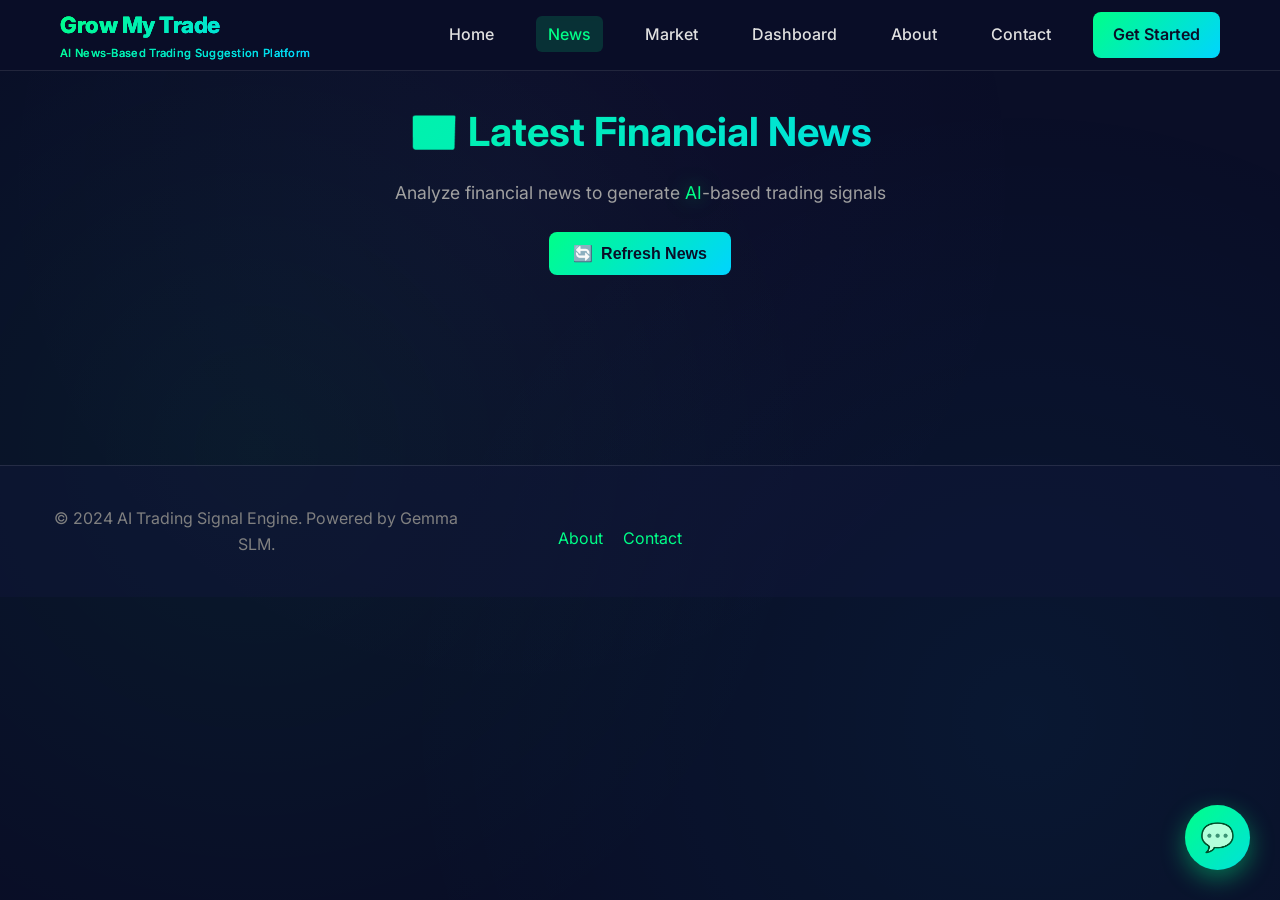
<file: frontend/news.html>
<!DOCTYPE html>
<html lang="en">
<head>
    <meta charset="UTF-8">
    <meta name="viewport" content="width=device-width, initial-scale=1.0">
    <title>Grow My Trade | AI News-Based Trading Suggestion Platform</title>
    <link rel="stylesheet" href="style.css">
    <link rel="stylesheet" href="premium-ui.css">
    <link rel="stylesheet" href="chatbot.css">
    <style>
        /* Navbar Fixes */
        .navbar {
            position: fixed;
            top: 0;
            left: 0;
            right: 0;
            background: rgba(10, 14, 39, 0.95);
            backdrop-filter: blur(10px);
            border-bottom: 1px solid rgba(255, 255, 255, 0.1);
            z-index: 1000;
            padding: 0 20px;
        }

        .nav-container {
            max-width: 1200px;
            margin: 0 auto;
            display: flex;
            justify-content: space-between;
            align-items: center;
            height: 70px;
        }

        .nav-logo {
            display: flex;
            align-items: center;
            gap: 10px;
            font-size: 1.5rem;
            font-weight: bold;
            background: linear-gradient(135deg, #00ff88, #00d4ff);
            -webkit-background-clip: text;
            -webkit-text-fill-color: transparent;
            text-decoration: none;
        }

        .logo-icon {
            font-size: 1.8rem;
        }

        .nav-menu {
            display: flex;
            list-style: none;
            margin: 0;
            padding: 0;
            gap: 30px;
            align-items: center;
        }

        .nav-menu li a {
            color: #e0e0e0;
            text-decoration: none;
            font-weight: 500;
            transition: all 0.3s ease;
            padding: 8px 12px;
            border-radius: 6px;
        }

        .nav-menu li a:hover {
            color: #00ff88;
            background: rgba(0, 255, 136, 0.1);
        }

        .nav-menu li a.active {
            color: #00ff88;
            background: rgba(0, 255, 136, 0.15);
        }

        .btn-primary {
            background: linear-gradient(135deg, #00ff88, #00d4ff);
            color: #0a0e27 !important;
            padding: 10px 20px !important;
            border-radius: 8px !important;
            font-weight: 600 !important;
            border: none;
            cursor: pointer;
            transition: all 0.3s ease;
        }

        .btn-primary:hover {
            transform: translateY(-2px);
            box-shadow: 0 0 20px rgba(0, 255, 136, 0.4);
        }

        /* Page Layout */
        body {
            background: #0a0e27;
            margin: 0;
            padding: 0;
            font-family: 'Inter', -apple-system, BlinkMacSystemFont, 'Segoe UI', sans-serif;
        }

        .page-container {
            max-width: 1200px;
            margin: 0 auto;
            padding: 100px 20px 60px;
        }

        .page-header {
            text-align: center;
            margin-bottom: 50px;
        }

        .page-header h1 {
            font-size: 2.5rem;
            margin-bottom: 15px;
            background: linear-gradient(135deg, #00ff88, #00d4ff);
            -webkit-background-clip: text;
            -webkit-text-fill-color: transparent;
        }

        .page-header p {
            font-size: 1.1rem;
            color: #a0a0a0;
            margin-bottom: 25px;
        }

        .btn-refresh {
            background: linear-gradient(135deg, #00ff88, #00d4ff);
            color: #0a0e27;
            padding: 12px 24px;
            border: none;
            border-radius: 8px;
            font-weight: 600;
            cursor: pointer;
            display: inline-flex;
            align-items: center;
            gap: 8px;
            transition: all 0.3s ease;
        }

        .btn-refresh:hover {
            transform: translateY(-2px);
            box-shadow: 0 0 20px rgba(0, 255, 136, 0.4);
        }

        .btn-refresh:disabled {
            opacity: 0.6;
            cursor: not-allowed;
            transform: none;
        }

        /* News Grid */
        .news-grid {
            display: grid;
            grid-template-columns: repeat(auto-fit, minmax(350px, 1fr));
            gap: 25px;
            margin-top: 30px;
        }

        .news-card {
            background: rgba(255, 255, 255, 0.03);
            border: 1px solid rgba(255, 255, 255, 0.1);
            border-radius: 16px;
            padding: 25px;
            transition: all 0.3s ease;
            animation: fadeIn 0.5s ease;
        }

        .news-card:hover {
            transform: translateY(-8px);
            border-color: #00ff88;
            box-shadow: 0 10px 40px rgba(0, 255, 136, 0.2);
        }

        .news-card-header {
            display: flex;
            justify-content: space-between;
            align-items: center;
            margin-bottom: 15px;
            font-size: 0.875rem;
        }

        .news-source {
            color: #00d4ff;
            font-weight: 600;
        }

        .news-time {
            color: #808080;
        }

        .news-title {
            font-size: 1.25rem;
            color: #ffffff;
            margin-bottom: 12px;
            line-height: 1.5;
            font-weight: 600;
        }

        .news-description {
            color: #a0a0a0;
            font-size: 0.9375rem;
            line-height: 1.6;
            margin-bottom: 20px;
        }

        .news-card-footer {
            display: flex;
            justify-content: flex-end;
        }

        .btn-analyze {
            background: linear-gradient(135deg, #00ff88, #00d4ff);
            color: #0a0e27;
            padding: 12px 24px;
            border: none;
            border-radius: 8px;
            font-weight: 600;
            cursor: pointer;
            transition: all 0.3s ease;
            display: inline-flex;
            align-items: center;
            gap: 8px;
        }

        .btn-analyze:hover {
            transform: scale(1.05);
            box-shadow: 0 0 25px rgba(0, 255, 136, 0.5);
        }

        .btn-analyze:disabled {
            opacity: 0.6;
            cursor: not-allowed;
            transform: none;
        }

        .spinner-small {
            width: 16px;
            height: 16px;
            border: 2px solid rgba(255, 255, 255, 0.3);
            border-top-color: white;
            border-radius: 50%;
            animation: spin 0.6s linear infinite;
            display: inline-block;
        }

        @keyframes spin {
            to { transform: rotate(360deg); }
        }

        @keyframes fadeIn {
            from {
                opacity: 0;
                transform: translateY(20px);
            }
            to {
                opacity: 1;
                transform: translateY(0);
            }
        }

        .loading-text,
        .error-text {
            text-align: center;
            padding: 60px 20px;
            color: #a0a0a0;
            font-size: 1.125rem;
            grid-column: 1 / -1;
        }

        .error-text {
            color: #ff4757;
        }

        /* Load More Button */
        .btn-load-more {
            background: linear-gradient(135deg, #00ff88, #00d4ff);
            color: #0a0e27;
            padding: 15px 40px;
            border: none;
            border-radius: 12px;
            font-weight: 700;
            font-size: 1.1rem;
            cursor: pointer;
            transition: all 0.3s ease;
            display: block;
            margin: 40px auto 0;
            box-shadow: 0 4px 15px rgba(0, 255, 136, 0.3);
        }

        .btn-load-more:hover {
            transform: translateY(-3px);
            box-shadow: 0 8px 25px rgba(0, 255, 136, 0.5);
        }

        .btn-load-more:active {
            transform: translateY(-1px);
        }

        /* Footer */
        .footer {
            background: rgba(17, 22, 56, 0.5);
            border-top: 1px solid rgba(255, 255, 255, 0.1);
            padding: 40px 20px;
            margin-top: 80px;
            text-align: center;
        }

        .footer-content {
            max-width: 1200px;
            margin: 0 auto;
        }

        .footer p {
            color: #808080;
            margin: 0;
        }

        .footer-links {
            margin-top: 15px;
            display: flex;
            justify-content: center;
            gap: 20px;
        }

        .footer-links a {
            color: #00ff88;
            text-decoration: none;
            transition: all 0.3s ease;
        }

        .footer-links a:hover {
            color: #00d4ff;
        }

        /* Responsive */
        @media (max-width: 768px) {
            .nav-menu {
                gap: 15px;
            }

            .nav-menu li a {
                padding: 6px 8px;
                font-size: 0.875rem;
            }

            .page-header h1 {
                font-size: 2rem;
            }

            .news-grid {
                grid-template-columns: 1fr;
            }
        }
    </style>
</head>
<body>
    <!-- Navigation -->
    <nav class="navbar">
        <div class="nav-container">
            <a href="index.html" class="nav-logo">
                <div class="logo">
                    <div class="logo-main">Grow My Trade</div>
                    <div class="logo-subtitle">AI News-Based Trading Suggestion Platform</div>
                </div>
            </a>
            <ul class="nav-menu">
                <li><a href="index.html">Home</a></li>
                <li><a href="news.html" class="active">News</a></li>
                <li><a href="market.html">Market</a></li>
                <li><a href="dashboard.html">Dashboard</a></li>
                <li><a href="about.html">About</a></li>
                <li><a href="contact.html">Contact</a></li>
                <li><a href="dashboard.html" class="btn-primary">Get Started</a></li>
            </ul>
        </div>
    </nav>

    <!-- Main Content -->
    <div class="page-container">
        <!-- Page Header -->
        <div class="page-header">
            <h1>📰 Latest Financial News</h1>
            <p>Analyze financial news to generate <span class="highlight-ai">AI</span>-based trading signals</p>
            <button class="btn-refresh" onclick="fetchLatestNews()" id="refreshNewsBtn">
                <span>🔄</span> Refresh News
            </button>
        </div>

        <!-- News Grid -->
        <div class="news-grid" id="newsGrid">
            <!-- News cards will be loaded here -->
        </div>
    </div>

    <!-- Footer -->
    <footer class="footer">
        <div class="footer-content">
            <p>© 2024 AI Trading Signal Engine. Powered by Gemma SLM.</p>
            <div class="footer-links">
                <a href="about.html">About</a>
                <a href="contact.html">Contact</a>
            </div>
        </div>
    </footer>

    <script src="api-config.js"></script>
    <script src="news.js"></script>
    
    <!-- AI Chatbot -->
    <script src="chatbot.js"></script>
</body>
</html>
</file>
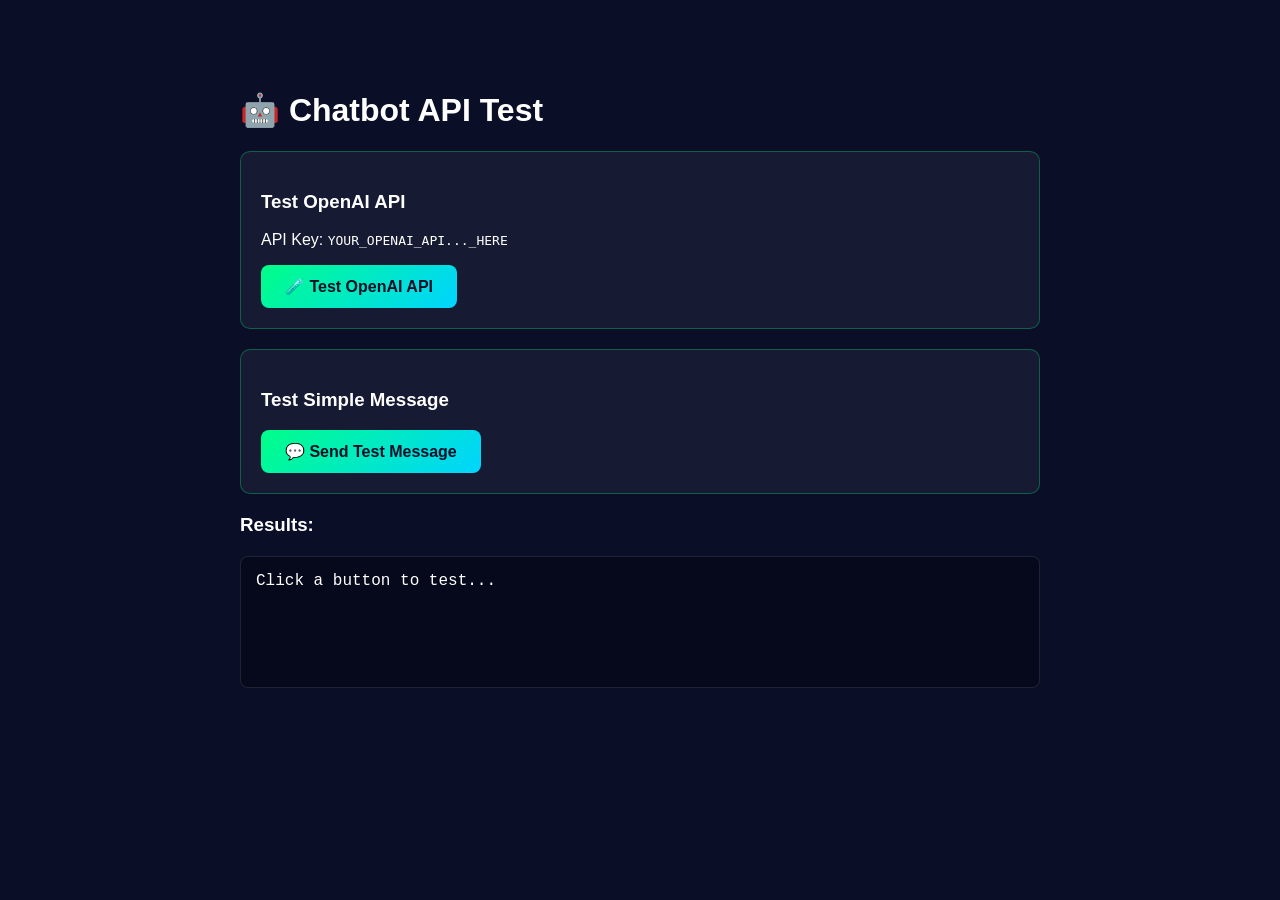
<file: frontend/test-api.html>
<!DOCTYPE html>
<html>
<head>
    <title>Chatbot API Test</title>
    <style>
        body {
            font-family: Arial, sans-serif;
            max-width: 800px;
            margin: 50px auto;
            padding: 20px;
            background: #0a0e27;
            color: #fff;
        }
        .test-box {
            background: rgba(255,255,255,0.05);
            border: 1px solid rgba(0,255,136,0.3);
            border-radius: 10px;
            padding: 20px;
            margin: 20px 0;
        }
        button {
            background: linear-gradient(135deg, #00ff88, #00d4ff);
            border: none;
            padding: 12px 24px;
            border-radius: 8px;
            color: #0a0e27;
            font-weight: bold;
            cursor: pointer;
            font-size: 16px;
        }
        button:hover {
            transform: scale(1.05);
        }
        #result {
            background: rgba(0,0,0,0.3);
            border: 1px solid rgba(255,255,255,0.1);
            border-radius: 8px;
            padding: 15px;
            margin-top: 20px;
            white-space: pre-wrap;
            font-family: 'Courier New', monospace;
            min-height: 100px;
        }
        .success { color: #00ff88; }
        .error { color: #ff4757; }
        .info { color: #00d4ff; }
    </style>
</head>
<body>
    <h1>🤖 Chatbot API Test</h1>
    
    <div class="test-box">
        <h3>Test OpenAI API</h3>
        <p>API Key: <code id="apiKeyDisplay"></code></p>
        <button onclick="testOpenAI()">🧪 Test OpenAI API</button>
    </div>

    <div class="test-box">
        <h3>Test Simple Message</h3>
        <button onclick="testSimpleMessage()">💬 Send Test Message</button>
    </div>

    <h3>Results:</h3>
    <div id="result">Click a button to test...</div>

    <script>
        const API_KEY = 'YOUR_OPENAI_API_KEY_HERE'; // Replace with your actual API key
        const API_URL = 'https://api.openai.com/v1/chat/completions';
        
        // Display masked API key
        document.getElementById('apiKeyDisplay').textContent = API_KEY.substring(0, 15) + '...' + API_KEY.substring(API_KEY.length - 5);

        async function testOpenAI() {
            const resultDiv = document.getElementById('result');
            resultDiv.innerHTML = '<span class="info">⏳ Testing OpenAI API connection...</span>';
            
            try {
                console.log('🔑 Testing API Key:', API_KEY.substring(0, 15) + '...');
                
                const response = await fetch(API_URL, {
                    method: 'POST',
                    headers: {
                        'Content-Type': 'application/json',
                        'Authorization': `Bearer ${API_KEY}`
                    },
                    body: JSON.stringify({
                        model: 'gpt-3.5-turbo',
                        messages: [
                            { role: 'system', content: 'You are a helpful assistant.' },
                            { role: 'user', content: 'Say hello and confirm the API is working!' }
                        ],
                        max_tokens: 100,
                        temperature: 0.7
                    })
                });
                
                console.log('📡 Response Status:', response.status);
                
                if (!response.ok) {
                    const errorData = await response.json();
                    console.error('❌ API Error:', errorData);
                    resultDiv.innerHTML = `<span class="error">❌ API Error (${response.status}):</span>\n\n${JSON.stringify(errorData, null, 2)}`;
                    return;
                }
                
                const data = await response.json();
                console.log('✅ Success! Response:', data);
                
                const botMessage = data.choices[0].message.content;
                
                resultDiv.innerHTML = `<span class="success">✅ API Working Perfectly!</span>\n\n<strong>Response from OpenAI:</strong>\n${botMessage}\n\n<strong>Usage:</strong>\n${JSON.stringify(data.usage, null, 2)}`;
                
            } catch (error) {
                console.error('❌ Test Failed:', error);
                resultDiv.innerHTML = `<span class="error">❌ Connection Error:</span>\n\n${error.message}\n\n<strong>Possible issues:</strong>\n- Invalid API key\n- Network connectivity\n- CORS blocking\n- API quota exceeded`;
            }
        }

        async function testSimpleMessage() {
            const resultDiv = document.getElementById('result');
            resultDiv.innerHTML = '<span class="info">⏳ Sending test message...</span>';
            
            try {
                const response = await fetch(API_URL, {
                    method: 'POST',
                    headers: {
                        'Content-Type': 'application/json',
                        'Authorization': `Bearer ${API_KEY}`
                    },
                    body: JSON.stringify({
                        model: 'gpt-3.5-turbo',
                        messages: [
                            { role: 'user', content: 'What is 2+2?' }
                        ],
                        max_tokens: 50
                    })
                });
                
                if (!response.ok) {
                    const errorData = await response.json();
                    resultDiv.innerHTML = `<span class="error">❌ Error:</span>\n\n${JSON.stringify(errorData, null, 2)}`;
                    return;
                }
                
                const data = await response.json();
                const answer = data.choices[0].message.content;
                
                resultDiv.innerHTML = `<span class="success">✅ Success!</span>\n\n<strong>Question:</strong> What is 2+2?\n<strong>Answer:</strong> ${answer}\n\n<strong>Model:</strong> ${data.model}`;
                
            } catch (error) {
                resultDiv.innerHTML = `<span class="error">❌ Failed:</span>\n\n${error.message}`;
            }
        }

        // Auto-test on page load
        window.onload = () => {
            console.log(' Chatbot API Test Page Loaded');
            console.log('🔑 API Key loaded:', API_KEY.substring(0, 15) + '...');
        };
    </script>
</body>
</html>
</file>
<file: frontend/style.css>
/* ============================================
   AI TRADING SIGNAL ENGINE - STYLES
   Modern Fintech SaaS Design
   ============================================ */

/* === CSS VARIABLES === */
:root {
    /* Colors */
    --primary-bg: #0a0e27;
    --secondary-bg: #111638;
    --card-bg: rgba(17, 22, 56, 0.7);
    --glass-bg: rgba(255, 255, 255, 0.05);
    --glass-border: rgba(255, 255, 255, 0.1);
    
    /* Accent Colors */
    --neon-green: #00ff88;
    --neon-cyan: #00d4ff;
    --neon-purple: #a855f7;
    --accent-gradient: linear-gradient(135deg, var(--neon-green), var(--neon-cyan));
    
    /* Text */
    --text-primary: #ffffff;
    --text-secondary: #a0aec0;
    --text-muted: #64748b;
    
    /* Spacing */
    --section-padding: 100px 0;
    --container-max: 1200px;
    
    /* Shadows */
    --glow-green: 0 0 20px rgba(0, 255, 136, 0.3);
    --glow-cyan: 0 0 20px rgba(0, 212, 255, 0.3);
    --card-shadow: 0 8px 32px rgba(0, 0, 0, 0.3);
    
    /* Transitions */
    --transition: all 0.3s cubic-bezier(0.4, 0, 0.2, 1);
}

/* === RESET & BASE === */
* {
    margin: 0;
    padding: 0;
    box-sizing: border-box;
}

html {
    scroll-behavior: smooth;
}

body {
    font-family: 'Inter', -apple-system, BlinkMacSystemFont, 'Segoe UI', sans-serif;
    background: var(--primary-bg);
    color: var(--text-primary);
    line-height: 1.6;
    overflow-x: hidden;
}

.container {
    max-width: var(--container-max);
    margin: 0 auto;
    padding: 0 20px;
}

/* === NAVBAR === */
.navbar {
    position: fixed;
    top: 0;
    left: 0;
    right: 0;
    z-index: 1000;
    padding: 20px 0;
    transition: var(--transition);
}

.navbar.scrolled {
    background: rgba(10, 14, 39, 0.95);
    backdrop-filter: blur(10px);
    box-shadow: 0 4px 20px rgba(0, 0, 0, 0.3);
    padding: 15px 0;
}

.nav-container {
    display: flex;
    justify-content: space-between;
    align-items: center;
    max-width: var(--container-max);
    margin: 0 auto;
    padding: 0 20px;
}

.logo {
    font-size: 1.5rem;
    font-weight: 700;
    background: var(--accent-gradient);
    -webkit-background-clip: text;
    -webkit-text-fill-color: transparent;
    background-clip: text;
}

.nav-links {
    display: flex;
    gap: 30px;
    align-items: center;
    list-style: none;
}

.nav-links a {
    color: var(--text-secondary);
    text-decoration: none;
    font-weight: 500;
    transition: var(--transition);
    position: relative;
}

.nav-links a:hover,
.nav-links a.active {
    color: var(--neon-green);
}

.nav-links a::after {
    content: '';
    position: absolute;
    bottom: -5px;
    left: 0;
    width: 0;
    height: 2px;
    background: var(--accent-gradient);
    transition: width 0.3s ease;
}

.nav-links a:hover::after,
.nav-links a.active::after {
    width: 100%;
}

.btn-primary {
    padding: 12px 28px;
    background: var(--accent-gradient);
    color: var(--primary-bg);
    border: none;
    border-radius: 8px;
    font-weight: 600;
    cursor: pointer;
    transition: var(--transition);
    text-decoration: none;
    display: inline-block;
}

.btn-primary:hover {
    transform: translateY(-2px);
    box-shadow: var(--glow-green);
}

.btn-secondary {
    padding: 12px 28px;
    background: transparent;
    color: var(--neon-green);
    border: 2px solid var(--neon-green);
    border-radius: 8px;
    font-weight: 600;
    cursor: pointer;
    transition: var(--transition);
    text-decoration: none;
    display: inline-block;
}

.btn-secondary:hover {
    background: rgba(0, 255, 136, 0.1);
    transform: translateY(-2px);
    box-shadow: var(--glow-green);
}

/* === HERO SECTION === */
.hero {
    min-height: 100vh;
    display: flex;
    align-items: center;
    padding-top: 80px;
    position: relative;
    overflow: hidden;
}

.hero::before {
    content: '';
    position: absolute;
    top: -50%;
    right: -20%;
    width: 800px;
    height: 800px;
    background: radial-gradient(circle, rgba(0, 255, 136, 0.1), transparent);
    animation: pulse 4s ease-in-out infinite;
}

@keyframes pulse {
    0%, 100% { transform: scale(1); opacity: 0.5; }
    50% { transform: scale(1.1); opacity: 0.8; }
}

.hero-content {
    display: grid;
    grid-template-columns: 1fr 1fr;
    gap: 60px;
    align-items: center;
    position: relative;
    z-index: 1;
}

.hero-text h1 {
    font-size: 4rem;
    font-weight: 800;
    line-height: 1.1;
    margin-bottom: 20px;
    background: linear-gradient(135deg, #ffffff, var(--neon-green));
    -webkit-background-clip: text;
    -webkit-text-fill-color: transparent;
    background-clip: text;
    animation: slideInLeft 0.8s ease;
}

.hero-text p {
    font-size: 1.25rem;
    color: var(--text-secondary);
    margin-bottom: 40px;
    animation: slideInLeft 0.8s ease 0.2s backwards;
}

.hero-buttons {
    display: flex;
    gap: 20px;
    animation: slideInLeft 0.8s ease 0.4s backwards;
}

.hero-graph {
    background: var(--glass-bg);
    backdrop-filter: blur(10px);
    border: 1px solid var(--glass-border);
    border-radius: 20px;
    padding: 40px;
    box-shadow: var(--card-shadow);
    animation: slideInRight 0.8s ease 0.3s backwards;
}

.chart-placeholder {
    height: 300px;
    background: linear-gradient(180deg, rgba(0, 255, 136, 0.1), transparent);
    border-radius: 12px;
    position: relative;
    overflow: hidden;
}

.chart-line {
    position: absolute;
    bottom: 0;
    left: 0;
    right: 0;
    height: 100%;
    background: linear-gradient(180deg, 
        transparent 0%, 
        rgba(0, 255, 136, 0.1) 50%,
        rgba(0, 255, 136, 0.3) 100%);
    clip-path: polygon(
        0% 80%, 
        20% 60%, 
        40% 70%, 
        60% 40%, 
        80% 50%, 
        100% 20%, 
        100% 100%, 
        0% 100%
    );
    animation: chartGrow 2s ease-out;
}

@keyframes chartGrow {
    from { clip-path: polygon(0% 100%, 20% 100%, 40% 100%, 60% 100%, 80% 100%, 100% 100%, 100% 100%, 0% 100%); }
    to { clip-path: polygon(0% 80%, 20% 60%, 40% 70%, 60% 40%, 80% 50%, 100% 20%, 100% 100%, 0% 100%); }
}

@keyframes slideInLeft {
    from { opacity: 0; transform: translateX(-50px); }
    to { opacity: 1; transform: translateX(0); }
}

@keyframes slideInRight {
    from { opacity: 0; transform: translateX(50px); }
    to { opacity: 1; transform: translateX(0); }
}

/* === FEATURES SECTION === */
.features {
    padding: var(--section-padding);
    background: var(--secondary-bg);
}

.section-title {
    text-align: center;
    font-size: 2.5rem;
    font-weight: 700;
    margin-bottom: 60px;
    background: var(--accent-gradient);
    -webkit-background-clip: text;
    -webkit-text-fill-color: transparent;
    background-clip: text;
}

.features-grid {
    display: grid;
    grid-template-columns: repeat(auto-fit, minmax(280px, 1fr));
    gap: 30px;
}

.feature-card {
    background: var(--glass-bg);
    backdrop-filter: blur(10px);
    border: 1px solid var(--glass-border);
    border-radius: 16px;
    padding: 30px;
    transition: var(--transition);
    position: relative;
    overflow: hidden;
}

.feature-card::before {
    content: '';
    position: absolute;
    top: 0;
    left: -100%;
    width: 100%;
    height: 100%;
    background: linear-gradient(90deg, transparent, rgba(0, 255, 136, 0.1), transparent);
    transition: left 0.5s ease;
}

.feature-card:hover::before {
    left: 100%;
}

.feature-card:hover {
    transform: translateY(-10px);
    border-color: var(--neon-green);
    box-shadow: var(--glow-green);
}

.feature-icon {
    width: 60px;
    height: 60px;
    background: var(--accent-gradient);
    border-radius: 12px;
    display: flex;
    align-items: center;
    justify-content: center;
    font-size: 2rem;
    margin-bottom: 20px;
}

.feature-card h3 {
    font-size: 1.5rem;
    margin-bottom: 10px;
    color: var(--text-primary);
}

.feature-card p {
    color: var(--text-secondary);
}

/* === HOW IT WORKS === */
.how-it-works {
    padding: var(--section-padding);
}

.steps {
    display: grid;
    grid-template-columns: repeat(auto-fit, minmax(250px, 1fr));
    gap: 40px;
    position: relative;
}

.step {
    text-align: center;
    padding: 30px;
    position: relative;
}

.step-number {
    width: 80px;
    height: 80px;
    background: var(--accent-gradient);
    border-radius: 50%;
    display: flex;
    align-items: center;
    justify-content: center;
    font-size: 2rem;
    font-weight: 700;
    margin: 0 auto 20px;
    color: var(--primary-bg);
    box-shadow: var(--glow-green);
}

.step h3 {
    font-size: 1.5rem;
    margin-bottom: 10px;
    color: var(--text-primary);
}

.step p {
    color: var(--text-secondary);
}

/* === CTA SECTION === */
.cta {
    padding: var(--section-padding);
    background: linear-gradient(135deg, rgba(0, 255, 136, 0.1), rgba(0, 212, 255, 0.1));
    text-align: center;
}

.cta h2 {
    font-size: 3rem;
    margin-bottom: 20px;
    background: var(--accent-gradient);
    -webkit-background-clip: text;
    -webkit-text-fill-color: transparent;
    background-clip: text;
}

.cta p {
    font-size: 1.25rem;
    color: var(--text-secondary);
    margin-bottom: 40px;
}

/* === DASHBOARD === */
.dashboard {
    padding-top: 100px;
    min-height: 100vh;
}

.dashboard-header {
    margin-bottom: 40px;
}

.dashboard-header h1 {
    font-size: 2.5rem;
    margin-bottom: 10px;
    background: var(--accent-gradient);
    -webkit-background-clip: text;
    -webkit-text-fill-color: transparent;
    background-clip: text;
}

.signal-card {
    background: var(--glass-bg);
    backdrop-filter: blur(10px);
    border: 1px solid var(--glass-border);
    border-radius: 20px;
    padding: 40px;
    margin-bottom: 30px;
    box-shadow: var(--card-shadow);
    transition: var(--transition);
}

.signal-card:hover {
    border-color: var(--neon-green);
    box-shadow: var(--glow-green);
}

.signal-header {
    display: flex;
    justify-content: space-between;
    align-items: center;
    margin-bottom: 30px;
}

.signal-badge {
    padding: 12px 30px;
    border-radius: 12px;
    font-weight: 700;
    font-size: 1.5rem;
}

.signal-badge.buy {
    background: rgba(0, 255, 136, 0.2);
    color: var(--neon-green);
    border: 2px solid var(--neon-green);
}

.signal-badge.sell {
    background: rgba(255, 71, 87, 0.2);
    color: #ff4757;
    border: 2px solid #ff4757;
}

.signal-badge.hold {
    background: rgba(255, 193, 7, 0.2);
    color: #ffc107;
    border: 2px solid #ffc107;
}

.signal-metrics {
    display: grid;
    grid-template-columns: repeat(auto-fit, minmax(200px, 1fr));
    gap: 20px;
    margin-bottom: 30px;
}

.metric {
    background: rgba(0, 0, 0, 0.3);
    padding: 20px;
    border-radius: 12px;
    border-left: 3px solid var(--neon-green);
}

.metric-label {
    font-size: 0.875rem;
    color: var(--text-muted);
    margin-bottom: 5px;
}

.metric-value {
    font-size: 1.5rem;
    font-weight: 700;
    color: var(--text-primary);
}

.explanation-box {
    background: rgba(0, 0, 0, 0.3);
    padding: 25px;
    border-radius: 12px;
    border-left: 4px solid var(--neon-cyan);
    margin-bottom: 30px;
}

.explanation-box h3 {
    margin-bottom: 10px;
    color: var(--neon-cyan);
}

.btn-refresh {
    padding: 15px 40px;
    background: var(--accent-gradient);
    color: var(--primary-bg);
    border: none;
    border-radius: 10px;
    font-weight: 700;
    font-size: 1rem;
    cursor: pointer;
    transition: var(--transition);
    display: inline-flex;
    align-items: center;
    gap: 10px;
}

.btn-refresh:hover {
    transform: translateY(-2px);
    box-shadow: var(--glow-green);
}

.btn-refresh.loading {
    opacity: 0.7;
    pointer-events: none;
}

.spinner {
    width: 20px;
    height: 20px;
    border: 3px solid rgba(255, 255, 255, 0.3);
    border-top-color: white;
    border-radius: 50%;
    animation: spin 0.6s linear infinite;
}

@keyframes spin {
    to { transform: rotate(360deg); }
}

.spinner-small {
    width: 16px;
    height: 16px;
    border: 2px solid rgba(255, 255, 255, 0.3);
    border-top-color: white;
    border-radius: 50%;
    animation: spin 0.6s linear infinite;
    display: inline-block;
}

/* === NEWS PAGE === */
.news-header {
    padding: 120px 20px 60px;
    text-align: center;
    background: linear-gradient(180deg, rgba(0, 255, 136, 0.05) 0%, transparent 100%);
}

.news-header h1 {
    font-size: 3rem;
    margin-bottom: 15px;
    background: var(--accent-gradient);
    -webkit-background-clip: text;
    -webkit-text-fill-color: transparent;
    background-clip: text;
}

.news-header p {
    font-size: 1.125rem;
    color: var(--text-secondary);
    margin-bottom: 30px;
}

.news-section {
    padding: 40px 20px 80px;
}

.news-grid {
    display: grid;
    grid-template-columns: repeat(auto-fill, minmax(350px, 1fr));
    gap: 25px;
    max-width: 1400px;
    margin: 0 auto;
}

.news-card {
    background: var(--glass-bg);
    backdrop-filter: blur(10px);
    border: 1px solid var(--glass-border);
    border-radius: 16px;
    padding: 25px;
    transition: var(--transition);
    animation: fadeIn 0.5s ease;
}

.news-card:hover {
    transform: translateY(-8px);
    border-color: var(--neon-green);
    box-shadow: 0 10px 40px rgba(0, 255, 136, 0.2);
}

.news-card-header {
    display: flex;
    justify-content: space-between;
    align-items: center;
    margin-bottom: 15px;
    font-size: 0.875rem;
}

.news-source {
    color: var(--neon-cyan);
    font-weight: 600;
}

.news-time {
    color: var(--text-muted);
}

.news-title {
    font-size: 1.25rem;
    color: var(--text-primary);
    margin-bottom: 12px;
    line-height: 1.5;
}

.news-description {
    color: var(--text-secondary);
    font-size: 0.9375rem;
    line-height: 1.6;
    margin-bottom: 20px;
}

.news-card-footer {
    display: flex;
    justify-content: flex-end;
}

.btn-analyze {
    background: var(--accent-gradient);
    color: var(--primary-bg);
    padding: 12px 24px;
    border: none;
    border-radius: 8px;
    font-weight: 600;
    font-size: 0.9375rem;
    cursor: pointer;
    transition: var(--transition);
    display: flex;
    align-items: center;
    gap: 8px;
}

.btn-analyze:hover {
    transform: scale(1.05);
    box-shadow: var(--glow-green);
}

.btn-analyze:disabled {
    opacity: 0.6;
    cursor: not-allowed;
    transform: scale(1);
}

.loading-text,
.error-text {
    text-align: center;
    padding: 60px 20px;
    color: var(--text-secondary);
    font-size: 1.125rem;
    grid-column: 1 / -1;
}

.error-text {
    color: #ff4757;
}

/* Selected News Banner */
.selected-news-banner {
    background: linear-gradient(135deg, rgba(0, 255, 136, 0.1), rgba(0, 212, 255, 0.1));
    border: 2px solid var(--neon-green);
    border-radius: 12px;
    padding: 20px;
    animation: slideDown 0.5s ease;
}

@keyframes slideDown {
    from {
        opacity: 0;
        transform: translateY(-20px);
    }
    to {
        opacity: 1;
        transform: translateY(0);
    }
}

.news-banner-content {
    display: flex;
    align-items: center;
    gap: 15px;
}

.news-banner-icon {
    font-size: 2rem;
}

.news-banner-label {
    color: var(--neon-green);
    font-size: 0.875rem;
    font-weight: 600;
    margin-bottom: 5px;
}

.news-banner-title {
    color: var(--text-primary);
    font-size: 1.125rem;
    line-height: 1.5;
}

/* === ABOUT PAGE === */
.about {
    padding-top: 100px;
    min-height: 100vh;
}

.about-hero {
    text-align: center;
    padding: 80px 0;
}

.about-hero h1 {
    font-size: 3rem;
    margin-bottom: 20px;
    background: var(--accent-gradient);
    -webkit-background-clip: text;
    -webkit-text-fill-color: transparent;
    background-clip: text;
}

.about-hero p {
    font-size: 1.25rem;
    color: var(--text-secondary);
    max-width: 700px;
    margin: 0 auto;
}

.about-content {
    padding: 60px 0;
}

.about-grid {
    display: grid;
    grid-template-columns: 1fr 1fr;
    gap: 60px;
    margin-bottom: 60px;
}

.about-card {
    background: var(--glass-bg);
    backdrop-filter: blur(10px);
    border: 1px solid var(--glass-border);
    border-radius: 20px;
    padding: 40px;
}

.about-card h2 {
    font-size: 2rem;
    margin-bottom: 20px;
    color: var(--neon-green);
}

.about-card p {
    color: var(--text-secondary);
    line-height: 1.8;
}

.tech-stack {
    display: flex;
    gap: 20px;
    flex-wrap: wrap;
    margin-top: 20px;
}

.tech-badge {
    padding: 10px 20px;
    background: rgba(0, 255, 136, 0.1);
    border: 1px solid var(--neon-green);
    border-radius: 8px;
    color: var(--neon-green);
    font-weight: 600;
}

/* === CONTACT PAGE === */
.contact {
    padding-top: 100px;
    min-height: 100vh;
}

.contact-hero {
    text-align: center;
    padding: 80px 0;
}

.contact-hero h1 {
    font-size: 3rem;
    margin-bottom: 20px;
    background: var(--accent-gradient);
    -webkit-background-clip: text;
    -webkit-text-fill-color: transparent;
    background-clip: text;
}

.contact-hero p {
    font-size: 1.25rem;
    color: var(--text-secondary);
    max-width: 600px;
    margin: 0 auto;
}

.contact-content {
    padding: 60px 0;
}

.contact-grid {
    display: grid;
    grid-template-columns: repeat(auto-fit, minmax(250px, 1fr));
    gap: 30px;
    margin-bottom: 60px;
}

.contact-card {
    background: var(--glass-bg);
    backdrop-filter: blur(10px);
    border: 1px solid var(--glass-border);
    border-radius: 16px;
    padding: 30px;
    text-align: center;
    transition: var(--transition);
}

.contact-card:hover {
    transform: translateY(-5px);
    border-color: var(--neon-cyan);
    box-shadow: var(--glow-cyan);
}

.contact-icon {
    width: 60px;
    height: 60px;
    background: var(--accent-gradient);
    border-radius: 50%;
    display: flex;
    align-items: center;
    justify-content: center;
    font-size: 1.5rem;
    margin: 0 auto 20px;
}

.contact-card h3 {
    margin-bottom: 10px;
    color: var(--text-primary);
}

.contact-card p {
    color: var(--text-secondary);
    margin-bottom: 20px;
}

.demo-notice {
    background: var(--glass-bg);
    backdrop-filter: blur(10px);
    border: 1px solid var(--glass-border);
    border-radius: 16px;
    padding: 40px;
    text-align: center;
    max-width: 600px;
    margin: 0 auto;
}

.demo-notice p {
    color: var(--text-secondary);
    font-size: 1.1rem;
    font-style: italic;
}

/* === FOOTER === */
.footer {
    background: var(--secondary-bg);
    padding: 60px 0 30px;
    border-top: 1px solid var(--glass-border);
}

.footer-content {
    display: grid;
    grid-template-columns: 2fr 1fr 1fr 1fr;
    gap: 40px;
    margin-bottom: 40px;
}

.footer-brand h3 {
    font-size: 1.5rem;
    margin-bottom: 15px;
    background: var(--accent-gradient);
    -webkit-background-clip: text;
    -webkit-text-fill-color: transparent;
    background-clip: text;
}

.footer-brand p {
    color: var(--text-secondary);
    margin-bottom: 20px;
}

.footer-links h4 {
    color: var(--text-primary);
    margin-bottom: 15px;
}

.footer-links ul {
    list-style: none;
}

.footer-links a {
    color: var(--text-secondary);
    text-decoration: none;
    display: block;
    padding: 5px 0;
    transition: var(--transition);
}

.footer-links a:hover {
    color: var(--neon-green);
    padding-left: 5px;
}

.social-icons {
    display: flex;
    gap: 15px;
    margin-top: 20px;
}

.social-icon {
    width: 40px;
    height: 40px;
    background: var(--glass-bg);
    border: 1px solid var(--glass-border);
    border-radius: 50%;
    display: flex;
    align-items: center;
    justify-content: center;
    color: var(--text-secondary);
    text-decoration: none;
    transition: var(--transition);
}

.social-icon:hover {
    background: var(--neon-green);
    color: var(--primary-bg);
    transform: translateY(-3px);
}

.footer-bottom {
    text-align: center;
    padding-top: 30px;
    border-top: 1px solid var(--glass-border);
    color: var(--text-muted);
}

/* === RESPONSIVE === */
@media (max-width: 768px) {
    .hero-content,
    .about-grid {
        grid-template-columns: 1fr;
    }
    
    .hero-text h1 {
        font-size: 2.5rem;
    }
    
    .footer-content {
        grid-template-columns: 1fr;
    }
    
    .nav-links {
        display: none;
    }
    
    .section-title {
        font-size: 2rem;
    }
}

/* === ANIMATIONS === */
.fade-in {
    opacity: 0;
    transform: translateY(30px);
    transition: opacity 0.6s ease, transform 0.6s ease;
}

.fade-in.visible {
    opacity: 1;
    transform: translateY(0);
}
</file>
<file: frontend/premium-ui.css>
/* ============================================
   PREMIUM FINTECH UI ENHANCEMENTS
   ============================================ */

/* Modern Font Import */
@import url('https://fonts.googleapis.com/css2?family=Inter:wght@300;400;500;600;700;800&display=swap');

/* Apply Modern Font */
body {
    font-family: 'Inter', -apple-system, BlinkMacSystemFont, 'Segoe UI', sans-serif;
}

/* Logo Styling */
.logo {
    display: flex;
    flex-direction: column;
    gap: 2px;
}

.logo-main {
    font-size: 1.4rem;
    font-weight: 800;
    background: linear-gradient(135deg, #00ff88, #00d4ff);
    -webkit-background-clip: text;
    -webkit-text-fill-color: transparent;
    background-clip: text;
    letter-spacing: -0.5px;
}

.logo-subtitle {
    font-size: 0.7rem;
    color: rgba(255, 255, 255, 0.6);
    font-weight: 500;
    letter-spacing: 0.3px;
}

/* Highlight Classes */
.highlight-ai {
    color: #00ff88;
    text-shadow: 0 0 20px rgba(0, 255, 136, 0.5);
}

.highlight-trading {
    color: #00d4ff;
    text-shadow: 0 0 20px rgba(0, 212, 255, 0.5);
}

/* Hero Subtitle */
.hero-subtitle {
    font-size: 1.1rem;
    color: #00ff88;
    font-weight: 600;
    margin-bottom: 15px;
    letter-spacing: 0.5px;
    text-shadow: 0 0 15px rgba(0, 255, 136, 0.3);
}

/* Footer Tagline */
.footer-tagline {
    font-size: 0.85rem;
    color: #00ff88;
    font-weight: 600;
    margin-bottom: 10px;
    letter-spacing: 0.3px;
}

/* Footer Logo */
.footer-logo-main {
    font-size: 1.5rem;
    font-weight: 800;
    background: linear-gradient(135deg, #00ff88, #00d4ff);
    -webkit-background-clip: text;
    -webkit-text-fill-color: transparent;
    background-clip: text;
    margin-bottom: 5px;
}

.footer-logo-subtitle {
    font-size: 0.8rem;
    color: #00ff88;
    font-weight: 600;
    margin-bottom: 12px;
    letter-spacing: 0.3px;
}

/* Powered By Label */
.powered-by-label {
    font-size: 0.9rem;
    color: rgba(255, 255, 255, 0.7);
    font-weight: 500;
    letter-spacing: 0.3px;
}

/* ============================================
   PREMIUM BUTTON STYLES
   ============================================ */

.btn-analyze {
    background: linear-gradient(135deg, #00ff88, #00d4ff);
    color: #0a0e27;
    padding: 14px 28px;
    border: none;
    border-radius: 12px;
    font-weight: 700;
    font-size: 1rem;
    cursor: pointer;
    transition: all 0.3s cubic-bezier(0.4, 0, 0.2, 1);
    display: inline-flex;
    align-items: center;
    gap: 10px;
    position: relative;
    overflow: hidden;
    box-shadow: 0 4px 15px rgba(0, 255, 136, 0.3);
}

.btn-analyze::before {
    content: '';
    position: absolute;
    top: 50%;
    left: 50%;
    width: 0;
    height: 0;
    border-radius: 50%;
    background: rgba(255, 255, 255, 0.3);
    transform: translate(-50%, -50%);
    transition: width 0.6s, height 0.6s;
}

.btn-analyze:hover::before {
    width: 300px;
    height: 300px;
}

.btn-analyze:hover {
    transform: scale(1.05) translateY(-2px);
    box-shadow: 0 8px 30px rgba(0, 255, 136, 0.5);
}

.btn-analyze:active {
    transform: scale(0.98);
}

.btn-analyze:disabled {
    opacity: 0.7;
    cursor: not-allowed;
    transform: none;
}

/* Spinner for loading */
.btn-analyze .spinner-small {
    width: 18px;
    height: 18px;
    border: 3px solid rgba(10, 14, 39, 0.3);
    border-top-color: #0a0e27;
    border-radius: 50%;
    animation: spin 0.8s linear infinite;
}

/* ============================================
   NEWS CARD PREMIUM HOVER
   ============================================ */

.news-card {
    background: rgba(255, 255, 255, 0.03);
    border: 1px solid rgba(255, 255, 255, 0.1);
    border-radius: 20px;
    padding: 28px;
    transition: all 0.3s cubic-bezier(0.4, 0, 0.2, 1);
    backdrop-filter: blur(10px);
    position: relative;
    overflow: hidden;
}

.news-card::before {
    content: '';
    position: absolute;
    top: 0;
    left: -100%;
    width: 100%;
    height: 100%;
    background: linear-gradient(90deg, transparent, rgba(0, 255, 136, 0.1), transparent);
    transition: left 0.5s;
}

.news-card:hover::before {
    left: 100%;
}

.news-card:hover {
    transform: scale(1.03) translateY(-5px);
    border-color: #00ff88;
    box-shadow: 0 0 30px rgba(0, 255, 136, 0.3), 0 10px 40px rgba(0, 0, 0, 0.4);
}

/* ============================================
   DASHBOARD CARD ANIMATIONS
   ============================================ */

.signal-card {
    animation: slideUpFade 0.6s cubic-bezier(0.4, 0, 0.2, 1);
}

@keyframes slideUpFade {
    from {
        opacity: 0;
        transform: translateY(30px);
    }
    to {
        opacity: 1;
        transform: translateY(0);
    }
}

/* Signal Badge Pop-in Animation */
.signal-badge {
    animation: popIn 0.5s cubic-bezier(0.68, -0.55, 0.265, 1.55);
}

@keyframes popIn {
    0% {
        opacity: 0;
        transform: scale(0.3);
    }
    50% {
        transform: scale(1.1);
    }
    100% {
        opacity: 1;
        transform: scale(1);
    }
}

/* ============================================
   SIGNAL GLOW EFFECTS
   ============================================ */

.signal-badge.buy {
    background: linear-gradient(135deg, #00ff88, #00cc6a);
    color: #0a0e27;
    animation: pulseGreen 2s ease-in-out infinite;
}

@keyframes pulseGreen {
    0%, 100% {
        box-shadow: 0 0 20px rgba(0, 255, 136, 0.4);
    }
    50% {
        box-shadow: 0 0 40px rgba(0, 255, 136, 0.8), 0 0 60px rgba(0, 255, 136, 0.4);
    }
}

.signal-badge.sell {
    background: linear-gradient(135deg, #ff4757, #ff3838);
    color: white;
    animation: pulseRed 2s ease-in-out infinite;
}

@keyframes pulseRed {
    0%, 100% {
        box-shadow: 0 0 20px rgba(255, 71, 87, 0.4);
    }
    50% {
        box-shadow: 0 0 40px rgba(255, 71, 87, 0.8), 0 0 60px rgba(255, 71, 87, 0.4);
    }
}

.signal-badge.hold {
    background: linear-gradient(135deg, #ffc107, #ff9800);
    color: #0a0e27;
    animation: pulseYellow 2s ease-in-out infinite;
}

@keyframes pulseYellow {
    0%, 100% {
        box-shadow: 0 0 20px rgba(255, 193, 7, 0.4);
    }
    50% {
        box-shadow: 0 0 40px rgba(255, 193, 7, 0.8), 0 0 60px rgba(255, 193, 7, 0.4);
    }
}

/* ============================================
   AI ANALYSIS BOX - TYPING EFFECT
   ============================================ */

.explanation-box {
    background: rgba(0, 255, 136, 0.05);
    border: 1px solid rgba(0, 255, 136, 0.2);
    border-radius: 12px;
    padding: 20px;
    margin: 20px 0;
    position: relative;
    overflow: hidden;
}

.explanation-box::before {
    content: '';
    position: absolute;
    top: 0;
    left: 0;
    right: 0;
    height: 2px;
    background: linear-gradient(90deg, #00ff88, #00d4ff, #00ff88);
    background-size: 200% 100%;
    animation: shimmer 3s linear infinite;
}

@keyframes shimmer {
    0% {
        background-position: -200% 0;
    }
    100% {
        background-position: 200% 0;
    }
}

.explanation-box p {
    color: #e0e0e0;
    line-height: 1.8;
    font-size: 0.95rem;
}

/* Typing cursor effect */
.typing-cursor {
    display: inline-block;
    width: 2px;
    height: 1em;
    background: #00ff88;
    margin-left: 2px;
    animation: blink 1s infinite;
}

@keyframes blink {
    0%, 50% {
        opacity: 1;
    }
    51%, 100% {
        opacity: 0;
    }
}

/* ============================================
   NAVBAR BLUR & ACTIVE STATE
   ============================================ */

.navbar {
    transition: all 0.3s ease;
}

.navbar.scrolled {
    background: rgba(10, 14, 39, 0.95) !important;
    backdrop-filter: blur(20px);
    box-shadow: 0 4px 30px rgba(0, 0, 0, 0.3);
}

.nav-links li a {
    position: relative;
    transition: all 0.3s ease;
}

.nav-links li a::after {
    content: '';
    position: absolute;
    bottom: -5px;
    left: 0;
    width: 0;
    height: 2px;
    background: linear-gradient(90deg, #00ff88, #00d4ff);
    transition: width 0.3s ease;
}

.nav-links li a:hover::after,
.nav-links li a.active::after {
    width: 100%;
}

.nav-links li a.active {
    color: #00ff88;
}

/* ============================================
   METRIC CARDS ANIMATION
   ============================================ */

.metric {
    animation: fadeInScale 0.5s ease;
    animation-fill-mode: both;
}

.metric:nth-child(1) { animation-delay: 0.1s; }
.metric:nth-child(2) { animation-delay: 0.2s; }
.metric:nth-child(3) { animation-delay: 0.3s; }
.metric:nth-child(4) { animation-delay: 0.4s; }

@keyframes fadeInScale {
    from {
        opacity: 0;
        transform: scale(0.8);
    }
    to {
        opacity: 1;
        transform: scale(1);
    }
}

/* ============================================
   LOADING SKELETON
   ============================================ */

.skeleton {
    background: linear-gradient(90deg, 
        rgba(255, 255, 255, 0.05) 25%, 
        rgba(255, 255, 255, 0.1) 50%, 
        rgba(255, 255, 255, 0.05) 75%);
    background-size: 200% 100%;
    animation: skeleton-loading 1.5s infinite;
    border-radius: 8px;
}

@keyframes skeleton-loading {
    0% {
        background-position: 200% 0;
    }
    100% {
        background-position: -200% 0;
    }
}

/* ============================================
   BACKGROUND GRADIENT EFFECT
   ============================================ */

body::before {
    content: '';
    position: fixed;
    top: 0;
    left: 0;
    width: 100%;
    height: 100%;
    background: 
        radial-gradient(circle at 20% 50%, rgba(0, 255, 136, 0.05) 0%, transparent 50%),
        radial-gradient(circle at 80% 80%, rgba(0, 212, 255, 0.05) 0%, transparent 50%),
        radial-gradient(circle at 40% 20%, rgba(168, 85, 247, 0.03) 0%, transparent 50%);
    pointer-events: none;
    z-index: -1;
}

/* ============================================
   RESPONSIVE DESIGN
   ============================================ */

@media (max-width: 768px) {
    .news-grid {
        grid-template-columns: 1fr;
        gap: 20px;
    }
    
    .news-card {
        padding: 20px;
    }
    
    .btn-analyze {
        padding: 12px 20px;
        font-size: 0.9rem;
    }
    
    .signal-metrics {
        grid-template-columns: 1fr 1fr;
        gap: 15px;
    }
    
    .page-header h1 {
        font-size: 2rem;
    }
    
    .nav-links {
        gap: 15px;
    }
    
    .nav-links li a {
        font-size: 0.85rem;
        padding: 6px 10px;
    }
}

@media (max-width: 480px) {
    .signal-metrics {
        grid-template-columns: 1fr;
    }
    
    .hero-buttons {
        flex-direction: column;
    }
    
    .btn-analyze {
        width: 100%;
        justify-content: center;
    }
}

/* ============================================
   SMOOTH SCROLL
   ============================================ */

html {
    scroll-behavior: smooth;
}

/* ============================================
   CUSTOM SCROLLBAR
   ============================================ */

::-webkit-scrollbar {
    width: 10px;
}

::-webkit-scrollbar-track {
    background: #0a0e27;
}

::-webkit-scrollbar-thumb {
    background: linear-gradient(180deg, #00ff88, #00d4ff);
    border-radius: 5px;
}

::-webkit-scrollbar-thumb:hover {
    background: linear-gradient(180deg, #00cc6a, #00b8e6);
}

/* ============================================
   ANIMATED TRADING CHART
   ============================================ */

.chart-container {
    position: relative;
    width: 100%;
    height: 400px;
    background: rgba(0, 255, 136, 0.02);
    border: 1px solid rgba(0, 255, 136, 0.2);
    border-radius: 20px;
    padding: 20px;
    overflow: hidden;
    animation: float 6s ease-in-out infinite;
    box-shadow: 0 0 40px rgba(0, 255, 136, 0.1), inset 0 0 40px rgba(0, 255, 136, 0.05);
}

@keyframes float {
    0%, 100% {
        transform: translateY(0px);
    }
    50% {
        transform: translateY(-10px);
    }
}

.trading-chart {
    width: 100%;
    height: 100%;
    overflow: visible;
}

/* Chart line - No draw animation, always visible */
.chart-line-path {
    transition: d 1s ease-in-out;
}

/* Area fill - Always visible */
.chart-area {
    transition: d 1s ease-in-out;
}

/* Grid lines - Always visible, no animation */
.grid-lines line {
    opacity: 1;
}

/* Moving dot - Always visible with continuous pulse */
.chart-dot {
    opacity: 1;
    animation: moveDot 4s ease-in-out infinite;
}

@keyframes moveDot {
    0%, 100% {
        transform: translate(0, 0);
    }
    25% {
        transform: translate(5px, -5px);
    }
    50% {
        transform: translate(-3px, -8px);
    }
    75% {
        transform: translate(4px, -4px);
    }
}

/* Pulse ring animation - Continuous */
.chart-dot-pulse {
    opacity: 1;
    animation: pulseRing 2s ease-out infinite;
}

@keyframes pulseRing {
    0% {
        transform: scale(1);
        opacity: 0.8;
    }
    100% {
        transform: scale(3);
        opacity: 0;
    }
}

/* Chart label - Always visible */
.chart-label {
    position: absolute;
    top: 20px;
    right: auto;
    left: 50%;
    transform: translateX(-50%);
    background: rgba(10, 14, 39, 0.9);
    backdrop-filter: blur(20px);
    border: 1px solid rgba(0, 255, 136, 0.3);
    border-radius: 16px;
    padding: 20px 30px;
    animation: none;
    opacity: 1;
    box-shadow: 0 8px 32px rgba(0, 0, 0, 0.4), 0 0 40px rgba(0, 255, 136, 0.1);
    z-index: 10;
    transition: all 0.5s ease;
    min-width: 200px;
    text-align: center;
}

.label-text {
    display: block;
    font-size: 2.25rem;
    font-weight: 800;
    color: #00ff88;
    text-shadow: 0 0 20px rgba(0, 255, 136, 0.5);
    margin-bottom: 5px;
    transition: all 0.5s ease;
    font-variant-numeric: tabular-nums;
}

.label-subtitle {
    display: block;
    font-size: 0.875rem;
    color: #a0a0a0;
    font-weight: 500;
}

/* Live price badge */
.live-price-badge {
    position: absolute;
    bottom: 20px;
    left: 20px;
    background: rgba(0, 255, 136, 0.15);
    backdrop-filter: blur(10px);
    border: 1px solid rgba(0, 255, 136, 0.4);
    border-radius: 20px;
    padding: 8px 16px;
    display: flex;
    align-items: center;
    gap: 8px;
    animation: none;
    opacity: 1;
    z-index: 10;
}

.badge-dot {
    width: 8px;
    height: 8px;
    background: #00ff88;
    border-radius: 50%;
    animation: livePulse 1.5s ease-in-out infinite;
    box-shadow: 0 0 10px rgba(0, 255, 136, 0.8);
}

@keyframes livePulse {
    0%, 100% {
        opacity: 1;
        transform: scale(1);
    }
    50% {
        opacity: 0.5;
        transform: scale(0.8);
    }
}

.badge-text {
    font-size: 0.75rem;
    font-weight: 700;
    color: #00ff88;
    letter-spacing: 1px;
    text-shadow: 0 0 10px rgba(0, 255, 136, 0.5);
}

/* Responsive chart */
@media (max-width: 768px) {
    .chart-container {
        height: 300px;
    }
    
    .chart-label {
        top: 15px;
        padding: 15px 20px;
        min-width: 180px;
    }
    
    .label-text {
        font-size: 1.75rem;
    }
    
    .live-price-badge {
        bottom: 15px;
        left: 15px;
        padding: 6px 12px;
    }
    
    .badge-text {
        font-size: 0.7rem;
    }
}

@media (max-width: 480px) {
    .chart-container {
        height: 250px;
        padding: 15px;
    }
    
    .chart-label {
        top: 10px;
        padding: 12px 15px;
        min-width: 160px;
    }
    
    .label-text {
        font-size: 1.5rem;
    }
    
    .label-subtitle {
        font-size: 0.7rem;
    }
    
    .live-price-badge {
        bottom: 10px;
        left: 10px;
        padding: 5px 10px;
    }
    
    .badge-dot {
        width: 6px;
        height: 6px;
    }
    
    .badge-text {
        font-size: 0.65rem;
    }
}

/* ============================================
   MARKET PAGE STYLES
   ============================================ */

/* Page Container - Consistent Layout */
.page-container {
    max-width: 1200px;
    margin: 0 auto;
    padding: 100px 20px 60px;
}

/* Navbar Improvements */
.nav-container {
    max-width: 1200px;
    margin: 0 auto;
    display: flex;
    justify-content: space-between;
    align-items: center;
    height: 70px;
    padding: 0 20px;
}

.nav-links {
    display: flex;
    list-style: none;
    gap: 8px;
    margin: 0;
    padding: 0;
}

.nav-links li a {
    color: rgba(255, 255, 255, 0.8);
    text-decoration: none;
    font-weight: 500;
    font-size: 0.95rem;
    padding: 10px 16px;
    border-radius: 8px;
    transition: all 0.3s ease;
    position: relative;
}

.nav-links li a:hover {
    color: #00ff88;
    background: rgba(0, 255, 136, 0.1);
}

.nav-links li a.active {
    color: #00ff88;
    background: rgba(0, 255, 136, 0.15);
    font-weight: 600;
}

.nav-links li a.active::after {
    content: '';
    position: absolute;
    bottom: 2px;
    left: 50%;
    transform: translateX(-50%);
    width: 20px;
    height: 3px;
    background: #00ff88;
    border-radius: 2px;
    box-shadow: 0 0 10px rgba(0, 255, 136, 0.8);
}

.btn-nav-primary {
    background: linear-gradient(135deg, #00ff88, #00d4ff);
    color: #0a0e27;
    padding: 12px 24px;
    border-radius: 10px;
    font-weight: 700;
    font-size: 0.95rem;
    text-decoration: none;
    transition: all 0.3s ease;
    box-shadow: 0 4px 15px rgba(0, 255, 136, 0.3);
}

.btn-nav-primary:hover {
    transform: translateY(-2px);
    box-shadow: 0 8px 25px rgba(0, 255, 136, 0.5);
}

/* Search Section - Centered & Improved */
.search-section {
    max-width: 700px;
    margin: 0 auto 50px;
    text-align: center;
}

.search-box {
    display: flex;
    gap: 12px;
    margin-bottom: 15px;
    align-items: stretch;
}

.stock-input {
    flex: 1;
    padding: 18px 24px;
    background: rgba(255, 255, 255, 0.05);
    border: 2px solid rgba(255, 255, 255, 0.15);
    border-radius: 14px;
    color: #ffffff;
    font-size: 1rem;
    font-family: 'Inter', sans-serif;
    transition: all 0.3s ease;
}

.stock-input:focus {
    outline: none;
    border-color: #00ff88;
    box-shadow: 0 0 0 4px rgba(0, 255, 136, 0.15), 0 0 20px rgba(0, 255, 136, 0.3);
    background: rgba(255, 255, 255, 0.08);
}

.stock-input::placeholder {
    color: rgba(255, 255, 255, 0.35);
}

.btn-search {
    padding: 18px 32px;
    background: linear-gradient(135deg, #00ff88, #00d4ff);
    color: #0a0e27;
    border: none;
    border-radius: 14px;
    font-weight: 700;
    font-size: 1rem;
    cursor: pointer;
    display: flex;
    align-items: center;
    gap: 10px;
    transition: all 0.3s ease;
    box-shadow: 0 4px 15px rgba(0, 255, 136, 0.3);
    white-space: nowrap;
}

.btn-search:hover {
    transform: translateY(-2px);
    box-shadow: 0 8px 25px rgba(0, 255, 136, 0.5);
}

.search-hint {
    color: rgba(255, 255, 255, 0.5);
    font-size: 0.875rem;
    text-align: center;
    margin: 0;
}

/* Loading & Error States */
.loading-state, .error-state {
    text-align: center;
    padding: 60px 20px;
    background: rgba(255, 255, 255, 0.03);
    border-radius: 20px;
    border: 1px solid rgba(255, 255, 255, 0.1);
    margin-bottom: 40px;
}

.spinner {
    width: 50px;
    height: 50px;
    border: 4px solid rgba(0, 255, 136, 0.2);
    border-top-color: #00ff88;
    border-radius: 50%;
    animation: spin 1s linear infinite;
    margin: 0 auto 20px;
}

@keyframes spin {
    to { transform: rotate(360deg); }
}

.error-icon {
    font-size: 3rem;
    margin-bottom: 15px;
}

.error-state h3 {
    color: #ff4757;
    margin-bottom: 10px;
}

.error-state p {
    color: rgba(255, 255, 255, 0.6);
}

/* Stock Data Card - Premium Design */
.stock-data-card {
    background: linear-gradient(135deg, rgba(255, 255, 255, 0.05), rgba(255, 255, 255, 0.02));
    border: 1px solid rgba(255, 255, 255, 0.15);
    border-radius: 24px;
    padding: 35px;
    margin-bottom: 50px;
    backdrop-filter: blur(20px);
    animation: slideUpFade 0.6s ease;
    box-shadow: 0 8px 32px rgba(0, 0, 0, 0.3);
}

.stock-header {
    display: flex;
    justify-content: space-between;
    align-items: flex-start;
    margin-bottom: 35px;
    padding-bottom: 25px;
    border-bottom: 1px solid rgba(255, 255, 255, 0.1);
}

.stock-info {
    flex: 1;
}

.stock-symbol {
    font-size: 2.75rem;
    font-weight: 800;
    color: #ffffff;
    margin: 0 0 8px;
    letter-spacing: -0.5px;
}

.stock-name {
    font-size: 1.05rem;
    color: rgba(255, 255, 255, 0.65);
    margin: 0;
    font-weight: 500;
}

.stock-price-info {
    text-align: right;
}

.stock-price {
    font-size: 2.75rem;
    font-weight: 800;
    color: #ffffff;
    margin-bottom: 8px;
    letter-spacing: -0.5px;
}

.stock-change {
    display: flex;
    align-items: center;
    gap: 10px;
    justify-content: flex-end;
    font-size: 1.15rem;
    font-weight: 600;
}

.change-percent {
    font-weight: 700;
    padding: 6px 14px;
    border-radius: 20px;
    backdrop-filter: blur(10px);
}

/* Market Chart - TradingView Style */
.market-chart-container {
    position: relative;
    background: linear-gradient(135deg, rgba(0, 255, 136, 0.03), rgba(0, 212, 255, 0.02));
    border: 1px solid rgba(0, 255, 136, 0.2);
    border-radius: 20px;
    padding: 25px;
    margin-bottom: 30px;
    height: 280px;
    overflow: hidden;
    animation: floatChart 6s ease-in-out infinite;
    box-shadow: 
        0 8px 32px rgba(0, 0, 0, 0.3),
        inset 0 0 60px rgba(0, 255, 136, 0.05);
    transition: all 0.5s ease;
}

@keyframes floatChart {
    0%, 100% {
        transform: translateY(0px);
    }
    50% {
        transform: translateY(-5px);
    }
}

.market-chart-container::before {
    content: '';
    position: absolute;
    top: 0;
    left: 0;
    right: 0;
    bottom: 0;
    background: radial-gradient(circle at 50% 50%, rgba(0, 255, 136, 0.05) 0%, transparent 70%);
    pointer-events: none;
}

.market-chart {
    width: 100%;
    height: 100%;
    overflow: visible;
}

/* Chart Animations */
.chart-line-animated {
    stroke-dasharray: 1500;
    stroke-dashoffset: 1500;
    animation: drawLine 2.5s ease-out forwards;
}

@keyframes drawLine {
    to {
        stroke-dashoffset: 0;
    }
}

.chart-area-animated {
    opacity: 0;
    animation: fadeInArea 1.5s ease-out 1s forwards;
}

@keyframes fadeInArea {
    to {
        opacity: 1;
    }
}

.chart-dot-animated {
    opacity: 0;
    animation: showDot 0.5s ease-out 2s forwards, pulseDot 2s ease-in-out 2.5s infinite;
}

@keyframes showDot {
    to {
        opacity: 1;
    }
}

@keyframes pulseDot {
    0%, 100% {
        transform: scale(1);
        filter: drop-shadow(0 0 8px currentColor);
    }
    50% {
        transform: scale(1.2);
        filter: drop-shadow(0 0 15px currentColor);
    }
}

/* Live Chart Label Badge */
.chart-label-badge {
    position: absolute;
    top: 15px;
    left: 20px;
    background: rgba(10, 14, 39, 0.8);
    backdrop-filter: blur(10px);
    border: 1px solid rgba(0, 255, 136, 0.3);
    border-radius: 20px;
    padding: 8px 16px;
    display: flex;
    align-items: center;
    gap: 8px;
    z-index: 10;
    animation: slideInLeft 0.8s ease-out 0.5s both;
}

@keyframes slideInLeft {
    from {
        opacity: 0;
        transform: translateX(-20px);
    }
    to {
        opacity: 1;
        transform: translateX(0);
    }
}

.live-dot {
    width: 8px;
    height: 8px;
    background: #00ff88;
    border-radius: 50%;
    animation: livePulse 1.5s ease-in-out infinite;
    box-shadow: 0 0 10px rgba(0, 255, 136, 0.8);
}

@keyframes livePulse {
    0%, 100% {
        opacity: 1;
        transform: scale(1);
    }
    50% {
        opacity: 0.5;
        transform: scale(0.8);
    }
}

.chart-label-badge .label-text {
    font-size: 0.85rem;
    font-weight: 600;
    color: #00ff88;
    letter-spacing: 0.5px;
    text-shadow: 0 0 10px rgba(0, 255, 136, 0.5);
}

.market-chart {
    width: 100%;
    height: 100%;
    overflow: visible;
}

/* Quick Stats */
.quick-stats {
    display: grid;
    grid-template-columns: repeat(auto-fit, minmax(250px, 1fr));
    gap: 20px;
    margin-top: 40px;
}

/* Popular Stocks Section */
.popular-stocks-section {
    margin: 50px 0;
}

.section-title {
    font-size: 2rem;
    font-weight: 800;
    color: #ffffff;
    text-align: center;
    margin: 0 0 10px;
}

.section-subtitle {
    font-size: 1rem;
    color: rgba(255, 255, 255, 0.6);
    text-align: center;
    margin: 0 0 30px;
}

.stocks-grid {
    display: grid;
    grid-template-columns: repeat(auto-fill, minmax(220px, 1fr));
    gap: 20px;
    margin-bottom: 40px;
}

.stock-card-item {
    background: linear-gradient(135deg, rgba(255, 255, 255, 0.04), rgba(255, 255, 255, 0.02));
    border: 1px solid rgba(255, 255, 255, 0.12);
    border-radius: 18px;
    padding: 24px;
    cursor: pointer;
    transition: all 0.3s cubic-bezier(0.4, 0, 0.2, 1);
    position: relative;
    overflow: hidden;
    animation: slideUpFade 0.5s ease both;
    display: flex;
    flex-direction: column;
    min-height: 180px;
}

.stock-card-item::before {
    content: '';
    position: absolute;
    top: 0;
    left: -100%;
    width: 100%;
    height: 100%;
    background: linear-gradient(90deg, transparent, rgba(0, 255, 136, 0.08), transparent);
    transition: left 0.5s;
}

.stock-card-item:hover::before {
    left: 100%;
}

.stock-card-item:hover {
    transform: translateY(-8px) scale(1.03);
    border-color: rgba(0, 255, 136, 0.5);
    box-shadow: 0 12px 40px rgba(0, 0, 0, 0.4), 0 0 30px rgba(0, 255, 136, 0.25);
}

.stock-card-header {
    display: flex;
    justify-content: space-between;
    align-items: center;
    margin-bottom: 14px;
}

.stock-card-symbol {
    font-size: 1.6rem;
    font-weight: 800;
    color: #ffffff;
    letter-spacing: 0.5px;
}

.stock-card-badge {
    padding: 6px 12px;
    border-radius: 20px;
    font-size: 0.85rem;
    font-weight: 700;
    backdrop-filter: blur(10px);
}

.stock-card-badge.positive {
    background: rgba(0, 255, 136, 0.2);
    color: #00ff88;
    border: 1px solid rgba(0, 255, 136, 0.3);
    box-shadow: 0 0 10px rgba(0, 255, 136, 0.2);
}

.stock-card-badge.negative {
    background: rgba(255, 71, 87, 0.2);
    color: #ff4757;
    border: 1px solid rgba(255, 71, 87, 0.3);
    box-shadow: 0 0 10px rgba(255, 71, 87, 0.2);
}

.stock-card-name {
    font-size: 0.9rem;
    color: rgba(255, 255, 255, 0.6);
    margin-bottom: 16px;
    white-space: nowrap;
    overflow: hidden;
    text-overflow: ellipsis;
    font-weight: 500;
}

.stock-card-price {
    font-size: 1.85rem;
    font-weight: 800;
    color: #ffffff;
    margin-bottom: 10px;
    letter-spacing: -0.5px;
}

.stock-card-change {
    font-size: 1.05rem;
    font-weight: 600;
    margin-bottom: 12px;
}

.stock-card-change.positive {
    color: #00ff88;
    text-shadow: 0 0 10px rgba(0, 255, 136, 0.4);
}

.stock-card-change.negative {
    color: #ff4757;
    text-shadow: 0 0 10px rgba(255, 71, 87, 0.4);
}

.stock-card-arrow {
    position: absolute;
    top: 20px;
    right: 20px;
    font-size: 2rem;
    opacity: 0.2;
    transition: all 0.3s ease;
}

.stock-card-item:hover .stock-card-arrow {
    opacity: 0.5;
    transform: scale(1.2);
}

.stock-card-arrow.positive {
    color: #00ff88;
}

.stock-card-arrow.negative {
    color: #ff4757;
}

.stat-card {
    background: rgba(255, 255, 255, 0.03);
    border: 1px solid rgba(255, 255, 255, 0.1);
    border-radius: 15px;
    padding: 25px;
    text-align: center;
    transition: all 0.3s ease;
}

.stat-card:hover {
    transform: translateY(-5px);
    border-color: rgba(0, 255, 136, 0.3);
    box-shadow: 0 10px 30px rgba(0, 0, 0, 0.3);
}

.stat-icon {
    font-size: 2.5rem;
    margin-bottom: 15px;
}

.stat-card h4 {
    color: #ffffff;
    font-size: 1.125rem;
    margin: 0 0 8px;
}

.stat-card p {
    color: rgba(255, 255, 255, 0.6);
    font-size: 0.875rem;
    margin: 0;
}

/* Responsive Market Page */
@media (max-width: 768px) {
    .page-container {
        padding: 90px 15px 40px;
    }
    
    .nav-container {
        padding: 0 15px;
    }
    
    .nav-links {
        gap: 4px;
    }
    
    .nav-links li a {
        padding: 8px 12px;
        font-size: 0.85rem;
    }
    
    .btn-nav-primary {
        padding: 10px 18px;
        font-size: 0.85rem;
    }
    
    .search-box {
        flex-direction: column;
    }
    
    .stock-header {
        flex-direction: column;
        gap: 20px;
    }
    
    .stock-price-info {
        text-align: left;
    }
    
    .stock-change {
        justify-content: flex-start;
    }
    
    .stock-symbol,
    .stock-price {
        font-size: 2.25rem;
    }
    
    .stock-data-card {
        padding: 25px;
    }
    
    .market-chart-container {
        height: 200px;
    }
    
    .stocks-grid {
        grid-template-columns: repeat(auto-fill, minmax(180px, 1fr));
        gap: 15px;
    }
    
    .section-title {
        font-size: 1.75rem;
    }
}

@media (max-width: 480px) {
    .page-container {
        padding: 80px 12px 30px;
    }
    
    .nav-links li a {
        padding: 6px 10px;
        font-size: 0.8rem;
    }
    
    .stock-symbol,
    .stock-price {
        font-size: 2rem;
    }
    
    .stock-data-card {
        padding: 20px;
    }
    
    .market-chart-container {
        height: 180px;
        padding: 15px;
    }
    
    .quick-stats {
        grid-template-columns: 1fr;
    }
    
    .stocks-grid {
        grid-template-columns: 1fr;
    }
    
    .section-title {
        font-size: 1.5rem;
    }
    
    .stock-card-item {
        min-height: 160px;
        padding: 20px;
    }
}
</file>
<file: frontend/chatbot.css>
/* ============================================
   AI CHATBOT WIDGET STYLES
   ============================================ */

/* Chatbot Widget Container */
.chatbot-widget {
    position: fixed;
    bottom: 30px;
    right: 30px;
    z-index: 9999;
    font-family: 'Inter', -apple-system, BlinkMacSystemFont, 'Segoe UI', sans-serif;
}

/* Chat Toggle Button */
.chat-toggle-btn {
    width: 65px;
    height: 65px;
    border-radius: 50%;
    background: linear-gradient(135deg, #00ff88, #00d4ff);
    border: none;
    cursor: pointer;
    display: flex;
    align-items: center;
    justify-content: center;
    font-size: 28px;
    box-shadow: 0 8px 25px rgba(0, 255, 136, 0.4), 0 0 0 0 rgba(0, 255, 136, 0.7);
    transition: all 0.3s cubic-bezier(0.4, 0, 0.2, 1);
    position: relative;
    animation: chatPulse 2s ease-in-out infinite;
}

@keyframes chatPulse {
    0%, 100% {
        box-shadow: 0 8px 25px rgba(0, 255, 136, 0.4), 0 0 0 0 rgba(0, 255, 136, 0.7);
    }
    50% {
        box-shadow: 0 8px 25px rgba(0, 255, 136, 0.4), 0 0 0 15px rgba(0, 255, 136, 0);
    }
}

.chat-toggle-btn:hover {
    transform: scale(1.1) rotate(10deg);
    box-shadow: 0 12px 35px rgba(0, 255, 136, 0.6);
}

.chat-toggle-btn:active {
    transform: scale(0.95);
}

.chat-pulse {
    position: absolute;
    width: 100%;
    height: 100%;
    border-radius: 50%;
    background: rgba(0, 255, 136, 0.3);
    animation: pulseWave 2s ease-out infinite;
}

@keyframes pulseWave {
    0% {
        transform: scale(1);
        opacity: 1;
    }
    100% {
        transform: scale(1.8);
        opacity: 0;
    }
}

/* Chat Window */
.chat-window {
    position: absolute;
    bottom: 80px;
    right: 0;
    width: 380px;
    height: 600px;
    background: rgba(10, 14, 39, 0.95);
    backdrop-filter: blur(20px);
    border: 1px solid rgba(0, 255, 136, 0.3);
    border-radius: 20px;
    box-shadow: 0 15px 50px rgba(0, 0, 0, 0.5), 0 0 30px rgba(0, 255, 136, 0.2);
    display: flex;
    flex-direction: column;
    opacity: 0;
    visibility: hidden;
    transform: translateY(20px) scale(0.95);
    transition: all 0.3s cubic-bezier(0.4, 0, 0.2, 1);
}

.chat-window.open {
    opacity: 1;
    visibility: visible;
    transform: translateY(0) scale(1);
}

/* Chat Header */
.chat-header {
    padding: 20px;
    background: linear-gradient(135deg, rgba(0, 255, 136, 0.1), rgba(0, 212, 255, 0.05));
    border-bottom: 1px solid rgba(0, 255, 136, 0.2);
    border-radius: 20px 20px 0 0;
    display: flex;
    justify-content: space-between;
    align-items: center;
}

.chat-header-info {
    display: flex;
    align-items: center;
    gap: 12px;
}

.chat-avatar {
    width: 45px;
    height: 45px;
    background: linear-gradient(135deg, #00ff88, #00d4ff);
    border-radius: 50%;
    display: flex;
    align-items: center;
    justify-content: center;
    font-size: 24px;
    box-shadow: 0 4px 15px rgba(0, 255, 136, 0.3);
}

.chat-title {
    margin: 0;
    font-size: 1.1rem;
    font-weight: 700;
    color: #fff;
}

.chat-status {
    margin: 4px 0 0;
    font-size: 0.85rem;
    color: #00ff88;
    display: flex;
    align-items: center;
    gap: 6px;
}

.status-dot {
    width: 8px;
    height: 8px;
    background: #00ff88;
    border-radius: 50%;
    animation: statusPulse 2s ease-in-out infinite;
    box-shadow: 0 0 10px rgba(0, 255, 136, 0.8);
}

@keyframes statusPulse {
    0%, 100% { opacity: 1; }
    50% { opacity: 0.5; }
}

.chat-close-btn {
    background: rgba(255, 255, 255, 0.1);
    border: 1px solid rgba(255, 255, 255, 0.2);
    color: #fff;
    width: 35px;
    height: 35px;
    border-radius: 50%;
    cursor: pointer;
    font-size: 18px;
    display: flex;
    align-items: center;
    justify-content: center;
    transition: all 0.2s ease;
}

.chat-close-btn:hover {
    background: rgba(255, 71, 87, 0.2);
    border-color: rgba(255, 71, 87, 0.5);
    transform: rotate(90deg);
}

/* Chat Messages */
.chat-messages {
    flex: 1;
    overflow-y: auto;
    padding: 20px;
    display: flex;
    flex-direction: column;
    gap: 15px;
}

.chat-messages::-webkit-scrollbar {
    width: 6px;
}

.chat-messages::-webkit-scrollbar-track {
    background: rgba(255, 255, 255, 0.02);
}

.chat-messages::-webkit-scrollbar-thumb {
    background: rgba(0, 255, 136, 0.3);
    border-radius: 3px;
}

/* Message Bubbles */
.message {
    display: flex;
    gap: 10px;
    animation: messageSlide 0.3s ease-out;
}

@keyframes messageSlide {
    from {
        opacity: 0;
        transform: translateY(10px);
    }
    to {
        opacity: 1;
        transform: translateY(0);
    }
}

.user-message {
    flex-direction: row-reverse;
}

.message-avatar {
    width: 35px;
    height: 35px;
    border-radius: 50%;
    background: rgba(255, 255, 255, 0.1);
    display: flex;
    align-items: center;
    justify-content: center;
    font-size: 18px;
    flex-shrink: 0;
}

.message-content {
    display: flex;
    flex-direction: column;
    gap: 5px;
    max-width: 75%;
}

.message-bubble {
    padding: 12px 16px;
    border-radius: 15px;
    font-size: 0.95rem;
    line-height: 1.5;
    color: #e8e8e8;
    background: rgba(255, 255, 255, 0.08);
    border: 1px solid rgba(255, 255, 255, 0.1);
}

.user-bubble {
    background: linear-gradient(135deg, rgba(0, 255, 136, 0.2), rgba(0, 212, 255, 0.1));
    border: 1px solid rgba(0, 255, 136, 0.3);
    color: #fff;
}

.message-time {
    font-size: 0.75rem;
    color: rgba(255, 255, 255, 0.5);
    padding: 0 5px;
}

/* Feature List in Messages */
.chat-feature-list {
    margin: 10px 0;
    padding-left: 20px;
    list-style: none;
}

.chat-feature-list li {
    margin: 6px 0;
    font-size: 0.9rem;
}

/* Typing Indicator */
.typing-indicator {
    padding: 0 20px 10px;
}

.typing-bubble {
    display: flex;
    gap: 6px;
    align-items: center;
    padding: 15px 20px;
}

.typing-dot {
    width: 8px;
    height: 8px;
    background: #00ff88;
    border-radius: 50%;
    animation: typingBounce 1.4s ease-in-out infinite;
}

.typing-dot:nth-child(2) {
    animation-delay: 0.2s;
}

.typing-dot:nth-child(3) {
    animation-delay: 0.4s;
}

@keyframes typingBounce {
    0%, 60%, 100% {
        transform: translateY(0);
        opacity: 0.5;
    }
    30% {
        transform: translateY(-8px);
        opacity: 1;
    }
}

/* Chat Input */
.chat-input-container {
    padding: 15px 20px;
    border-top: 1px solid rgba(255, 255, 255, 0.1);
    display: flex;
    gap: 10px;
    background: rgba(0, 0, 0, 0.2);
}

.chat-input {
    flex: 1;
    padding: 12px 16px;
    border: 1px solid rgba(255, 255, 255, 0.15);
    border-radius: 25px;
    background: rgba(255, 255, 255, 0.05);
    color: #fff;
    font-size: 0.95rem;
    outline: none;
    transition: all 0.2s ease;
}

.chat-input:focus {
    border-color: #00ff88;
    box-shadow: 0 0 0 3px rgba(0, 255, 136, 0.15);
    background: rgba(255, 255, 255, 0.08);
}

.chat-input::placeholder {
    color: rgba(255, 255, 255, 0.4);
}

.chat-send-btn {
    width: 45px;
    height: 45px;
    border: none;
    border-radius: 50%;
    background: linear-gradient(135deg, #00ff88, #00d4ff);
    color: #0a0e27;
    font-size: 20px;
    cursor: pointer;
    display: flex;
    align-items: center;
    justify-content: center;
    transition: all 0.2s ease;
    flex-shrink: 0;
}

.chat-send-btn:hover {
    transform: scale(1.1);
    box-shadow: 0 4px 15px rgba(0, 255, 136, 0.4);
}

.chat-send-btn:active {
    transform: scale(0.95);
}

/* Quick Actions */
.chat-quick-actions {
    padding: 10px 20px 15px;
    display: flex;
    gap: 8px;
    flex-wrap: wrap;
    background: rgba(0, 0, 0, 0.2);
    border-top: 1px solid rgba(255, 255, 255, 0.05);
}

.quick-action-btn {
    padding: 8px 14px;
    border: 1px solid rgba(0, 255, 136, 0.3);
    border-radius: 20px;
    background: rgba(0, 255, 136, 0.08);
    color: #00ff88;
    font-size: 0.8rem;
    font-weight: 600;
    cursor: pointer;
    transition: all 0.2s ease;
    white-space: nowrap;
}

.quick-action-btn:hover {
    background: rgba(0, 255, 136, 0.15);
    border-color: rgba(0, 255, 136, 0.5);
    transform: translateY(-2px);
    box-shadow: 0 4px 12px rgba(0, 255, 136, 0.2);
}

/* Responsive Design */
@media (max-width: 768px) {
    .chatbot-widget {
        bottom: 20px;
        right: 20px;
    }
    
    .chat-toggle-btn {
        width: 55px;
        height: 55px;
        font-size: 24px;
    }
    
    .chat-window {
        width: calc(100vw - 40px);
        height: calc(100vh - 120px);
        bottom: 70px;
        right: 0;
        border-radius: 15px;
    }
    
    .chat-header {
        border-radius: 15px 15px 0 0;
    }
}

@media (max-width: 480px) {
    .chatbot-widget {
        bottom: 15px;
        right: 15px;
    }
    
    .chat-toggle-btn {
        width: 50px;
        height: 50px;
        font-size: 22px;
    }
    
    .chat-window {
        width: calc(100vw - 30px);
        height: calc(100vh - 100px);
        bottom: 65px;
    }
    
    .message-content {
        max-width: 85%;
    }
    
    .chat-quick-actions {
        gap: 6px;
    }
    
    .quick-action-btn {
        font-size: 0.75rem;
        padding: 6px 12px;
    }
}
</file>
<file: frontend/styles.css>
/* ==========================================
   CSS VARIABLES & ROOT CONFIG
   ========================================== */
:root {
    /* Color Palette - Dark Theme */
    --bg-primary: #0a0e27;
    --bg-secondary: #111638;
    --bg-card: rgba(17, 22, 56, 0.6);
    --bg-glass: rgba(255, 255, 255, 0.05);
    --bg-glass-hover: rgba(255, 255, 255, 0.08);
    
    /* Neon Colors */
    --neon-green: #00ff88;
    --neon-green-dim: rgba(0, 255, 136, 0.3);
    --neon-green-glow: rgba(0, 255, 136, 0.6);
    --neon-red: #ff4757;
    --neon-red-dim: rgba(255, 71, 87, 0.3);
    --neon-red-glow: rgba(255, 71, 87, 0.6);
    --neon-yellow: #ffa502;
    --neon-yellow-dim: rgba(255, 165, 2, 0.3);
    --neon-yellow-glow: rgba(255, 165, 2, 0.6);
    --neon-blue: #00d4ff;
    --neon-blue-dim: rgba(0, 212, 255, 0.3);
    --neon-blue-glow: rgba(0, 212, 255, 0.6);
    --neon-purple: #a855f7;
    --neon-purple-dim: rgba(168, 85, 247, 0.3);
    
    /* Text Colors */
    --text-primary: #ffffff;
    --text-secondary: #a0aec0;
    --text-muted: #718096;
    --text-dark: #4a5568;
    
    /* Gradients */
    --gradient-primary: linear-gradient(135deg, #667eea 0%, #764ba2 100%);
    --gradient-green: linear-gradient(135deg, #00ff88 0%, #00d4ff 100%);
    --gradient-red: linear-gradient(135deg, #ff4757 0%, #ff6348 100%);
    --gradient-yellow: linear-gradient(135deg, #ffa502 0%, #ff6348 100%);
    --gradient-btn: linear-gradient(135deg, #00ff88 0%, #00d4ff 50%, #a855f7 100%);
    --gradient-dark: linear-gradient(135deg, #0a0e27 0%, #1a1f3a 100%);
    
    /* Spacing */
    --spacing-xs: 0.5rem;
    --spacing-sm: 1rem;
    --spacing-md: 1.5rem;
    --spacing-lg: 2rem;
    --spacing-xl: 3rem;
    --spacing-2xl: 4rem;
    
    /* Border Radius */
    --radius-sm: 8px;
    --radius-md: 12px;
    --radius-lg: 16px;
    --radius-xl: 20px;
    --radius-2xl: 24px;
    --radius-full: 9999px;
    
    /* Shadows */
    --shadow-sm: 0 2px 8px rgba(0, 0, 0, 0.3);
    --shadow-md: 0 4px 16px rgba(0, 0, 0, 0.4);
    --shadow-lg: 0 8px 32px rgba(0, 0, 0, 0.5);
    --shadow-xl: 0 12px 48px rgba(0, 0, 0, 0.6);
    --shadow-glow-green: 0 0 40px rgba(0, 255, 136, 0.5), 0 0 80px rgba(0, 255, 136, 0.3);
    --shadow-glow-red: 0 0 40px rgba(255, 71, 87, 0.5), 0 0 80px rgba(255, 71, 87, 0.3);
    --shadow-glow-yellow: 0 0 40px rgba(255, 165, 2, 0.5), 0 0 80px rgba(255, 165, 2, 0.3);
    --shadow-glow-blue: 0 0 40px rgba(0, 212, 255, 0.5), 0 0 80px rgba(0, 212, 255, 0.3);
    
    /* Transitions */
    --transition-fast: 0.15s ease;
    --transition-base: 0.3s cubic-bezier(0.4, 0, 0.2, 1);
    --transition-slow: 0.5s cubic-bezier(0.4, 0, 0.2, 1);
    --transition-bounce: 0.4s cubic-bezier(0.68, -0.55, 0.265, 1.55);
}

/* ==========================================
   RESET & BASE STYLES
   ========================================== */
* {
    margin: 0;
    padding: 0;
    box-sizing: border-box;
}

html {
    font-size: 16px;
    scroll-behavior: smooth;
}

body {
    font-family: 'Inter', 'Poppins', -apple-system, BlinkMacSystemFont, sans-serif;
    background: var(--bg-primary);
    color: var(--text-primary);
    min-height: 100vh;
    overflow-x: hidden;
    position: relative;
    line-height: 1.6;
}

/* ==========================================
   ANIMATED BACKGROUND
   ========================================== */
#particlesCanvas {
    position: fixed;
    top: 0;
    left: 0;
    width: 100%;
    height: 100%;
    z-index: 0;
    pointer-events: none;
}

.bg-grid {
    position: fixed;
    top: 0;
    left: 0;
    width: 100%;
    height: 100%;
    background-image: 
        linear-gradient(rgba(0, 212, 255, 0.03) 1px, transparent 1px),
        linear-gradient(90deg, rgba(0, 212, 255, 0.03) 1px, transparent 1px);
    background-size: 50px 50px;
    z-index: 0;
    pointer-events: none;
    animation: gridMove 20s linear infinite;
}

@keyframes gridMove {
    0% {
        transform: translate(0, 0);
    }
    100% {
        transform: translate(50px, 50px);
    }
}

.bg-gradient-orb {
    position: fixed;
    width: 600px;
    height: 600px;
    border-radius: 50%;
    background: radial-gradient(circle, rgba(0, 212, 255, 0.15) 0%, transparent 70%);
    top: -200px;
    right: -200px;
    z-index: 0;
    pointer-events: none;
    animation: orbFloat 15s ease-in-out infinite;
    filter: blur(60px);
}

@keyframes orbFloat {
    0%, 100% {
        transform: translate(0, 0) scale(1);
    }
    50% {
        transform: translate(-50px, 50px) scale(1.1);
    }
}

/* ==========================================
   LOADING OVERLAY (PREMIUM)
   ========================================== */
.loading-overlay {
    position: fixed;
    top: 0;
    left: 0;
    width: 100%;
    height: 100%;
    background: rgba(10, 14, 39, 0.85);
    backdrop-filter: blur(10px);
    z-index: 1000;
    display: flex;
    align-items: center;
    justify-content: center;
    opacity: 0;
    pointer-events: none;
    transition: opacity var(--transition-base);
}

.loading-overlay:not(.hidden) {
    opacity: 1;
    pointer-events: all;
}

.loader-container {
    text-align: center;
    position: relative;
    padding: var(--spacing-2xl);
}

.loader-container .loader-ring {
    position: absolute;
    top: 50%;
    left: 50%;
    transform: translate(-50%, -50%);
    border: 3px solid transparent;
    border-radius: 50%;
    animation: spin 1.5s linear infinite;
}

.loader-container .loader-ring:nth-child(1) {
    width: 120px;
    height: 120px;
    border-top-color: var(--neon-green);
    animation-delay: 0s;
}

.loader-container .loader-ring:nth-child(2) {
    width: 100px;
    height: 100px;
    border-right-color: var(--neon-blue);
    animation-delay: 0.2s;
    animation-direction: reverse;
}

.loader-container .loader-ring:nth-child(3) {
    width: 80px;
    height: 80px;
    border-bottom-color: var(--neon-purple);
    animation-delay: 0.4s;
}

.loader-container .loader-core {
    position: absolute;
    width: 30px;
    height: 30px;
    background: var(--gradient-btn);
    border-radius: 50%;
    top: 50%;
    left: 50%;
    transform: translate(-50%, -50%);
    animation: pulse 1s ease-in-out infinite;
    box-shadow: 0 0 30px var(--neon-green-glow);
}

.loader-text {
    margin-top: 100px;
    margin-bottom: var(--spacing-sm);
}

.loading-title {
    font-size: 1.3rem;
    font-weight: 700;
    color: var(--text-primary);
    margin-bottom: var(--spacing-xs);
    display: inline-flex;
    align-items: center;
}

.loading-dots span {
    animation: dots 1.5s infinite;
    opacity: 0;
    font-size: 1.5rem;
    font-weight: 700;
    color: var(--neon-green);
}

.loading-dots span:nth-child(2) {
    animation-delay: 0.3s;
}

.loading-dots span:nth-child(3) {
    animation-delay: 0.6s;
}

.loading-subtitle {
    font-size: 0.9rem;
    color: var(--text-muted);
    margin-bottom: var(--spacing-lg);
}

.loader-progress {
    width: 300px;
    height: 4px;
    background: rgba(255, 255, 255, 0.1);
    border-radius: var(--radius-full);
    overflow: hidden;
    margin: 0 auto;
}

.loader-progress-bar {
    height: 100%;
    background: var(--gradient-btn);
    border-radius: var(--radius-full);
    width: 0%;
    transition: width 0.1s linear;
    box-shadow: 0 0 10px var(--neon-green-glow);
}

/* ==========================================
   CONTAINER & LAYOUT
   ========================================== */
.container {
    position: relative;
    z-index: 1;
    max-width: 900px;
    margin: 0 auto;
    padding: var(--spacing-lg);
    min-height: 100vh;
    display: flex;
    flex-direction: column;
    gap: var(--spacing-lg);
    animation: fadeIn 0.8s ease-out;
}

/* ==========================================
   HEADER
   ========================================== */
.header {
    background: var(--bg-glass);
    backdrop-filter: blur(20px);
    border: 1px solid rgba(255, 255, 255, 0.1);
    border-radius: var(--radius-xl);
    padding: var(--spacing-md) var(--spacing-lg);
    box-shadow: var(--shadow-md);
    position: sticky;
    top: var(--spacing-sm);
    z-index: 10;
    animation: slideDown 0.6s ease-out;
}

.header-content {
    display: flex;
    justify-content: space-between;
    align-items: center;
    gap: var(--spacing-md);
}

.logo {
    display: flex;
    align-items: center;
    gap: var(--spacing-sm);
}

.logo-icon {
    font-size: 2.5rem;
    filter: drop-shadow(0 0 10px var(--neon-green));
    animation: pulse 2s ease-in-out infinite;
}

.logo-text h1 {
    font-family: 'Orbitron', sans-serif;
    font-size: 1.6rem;
    font-weight: 700;
    background: var(--gradient-green);
    -webkit-background-clip: text;
    -webkit-text-fill-color: transparent;
    background-clip: text;
    margin-bottom: 0.2rem;
    letter-spacing: 0.5px;
}

.subtitle {
    font-size: 0.85rem;
    color: var(--text-secondary);
    font-weight: 400;
}

.status-badge {
    display: flex;
    align-items: center;
    gap: 0.5rem;
    background: rgba(0, 255, 136, 0.1);
    padding: 0.5rem 1rem;
    border-radius: var(--radius-full);
    border: 1px solid var(--neon-green-dim);
}

.status-dot {
    width: 8px;
    height: 8px;
    background: var(--neon-green);
    border-radius: 50%;
    animation: pulse 1.5s ease-in-out infinite;
    box-shadow: 0 0 10px var(--neon-green);
}

.status-text {
    font-size: 0.8rem;
    font-weight: 600;
    color: var(--neon-green);
    letter-spacing: 1px;
}

/* ==========================================
   MAIN CARD
   ========================================== */
.main-card {
    background: var(--bg-glass);
    backdrop-filter: blur(20px);
    border: 1px solid rgba(255, 255, 255, 0.1);
    border-radius: var(--radius-2xl);
    padding: var(--spacing-xl);
    box-shadow: var(--shadow-lg);
    animation: slideUp 0.7s ease-out;
    transition: all var(--transition-base);
    transform-style: preserve-3d;
    perspective: 1000px;
}

.main-card:hover {
    box-shadow: var(--shadow-xl), var(--shadow-glow-blue);
    transform: translateY(-2px);
}

/* ==========================================
   LIVE NEWS SECTION
   ========================================== */
.live-news-section {
    margin-top: var(--spacing-md);
}

.fetch-news-btn {
    display: flex;
    align-items: center;
    justify-content: center;
    gap: 0.5rem;
    width: 100%;
    padding: var(--spacing-sm) var(--spacing-md);
    background: var(--bg-glass);
    border: 2px solid var(--neon-blue-dim);
    border-radius: var(--radius-md);
    color: var(--neon-blue);
    font-family: 'Inter', sans-serif;
    font-size: 0.9rem;
    font-weight: 600;
    cursor: pointer;
    transition: all var(--transition-base);
}

.fetch-news-btn:hover {
    background: rgba(0, 212, 255, 0.1);
    border-color: var(--neon-blue);
    transform: translateY(-2px);
    box-shadow: 0 4px 20px var(--neon-blue-dim);
}

.fetch-news-btn:disabled {
    opacity: 0.5;
    cursor: not-allowed;
    transform: none;
}

.news-list {
    margin-top: var(--spacing-md);
    display: flex;
    flex-direction: column;
    gap: var(--spacing-sm);
}

.news-item {
    padding: var(--spacing-sm) var(--spacing-md);
    background: var(--bg-glass);
    border: 1px solid rgba(255, 255, 255, 0.1);
    border-radius: var(--radius-md);
    cursor: pointer;
    transition: all var(--transition-base);
    position: relative;
    overflow: hidden;
}

.news-item::before {
    content: '';
    position: absolute;
    left: 0;
    top: 0;
    height: 100%;
    width: 3px;
    background: var(--neon-blue);
    opacity: 0;
    transition: opacity var(--transition-base);
}

.news-item:hover {
    background: var(--bg-glass-hover);
    border-color: var(--neon-blue-dim);
    transform: translateX(4px);
}

.news-item:hover::before {
    opacity: 1;
}

.news-item-title {
    font-size: 0.9rem;
    font-weight: 600;
    color: var(--text-primary);
    margin-bottom: 0.3rem;
    line-height: 1.4;
}

.news-item-meta {
    display: flex;
    gap: var(--spacing-sm);
    font-size: 0.75rem;
    color: var(--text-muted);
}

.news-item-source {
    color: var(--neon-blue);
    font-weight: 600;
}

/* ==========================================
   INPUT SECTION
   ========================================== */
.input-section {
    margin-bottom: var(--spacing-lg);
}

.section-header {
    display: flex;
    align-items: center;
    gap: var(--spacing-xs);
    margin-bottom: var(--spacing-sm);
}

.section-icon {
    font-size: 1.5rem;
}

.section-header h2 {
    font-size: 1.2rem;
    font-weight: 600;
    color: var(--text-primary);
}

.input-wrapper {
    position: relative;
    margin-bottom: var(--spacing-sm);
}

.news-input {
    width: 100%;
    padding: var(--spacing-md);
    background: rgba(10, 14, 39, 0.8);
    border: 2px solid rgba(255, 255, 255, 0.1);
    border-radius: var(--radius-lg);
    color: var(--text-primary);
    font-family: 'Inter', sans-serif;
    font-size: 1rem;
    resize: vertical;
    transition: all var(--transition-base);
    outline: none;
}

.news-input::placeholder {
    color: var(--text-muted);
}

.news-input:focus {
    border-color: var(--neon-blue);
    box-shadow: 0 0 20px var(--neon-blue-dim), inset 0 0 20px rgba(0, 212, 255, 0.05);
}

.input-glow {
    position: absolute;
    top: 0;
    left: 0;
    right: 0;
    bottom: 0;
    border-radius: var(--radius-lg);
    opacity: 0;
    transition: opacity var(--transition-base);
    pointer-events: none;
    box-shadow: 0 0 30px var(--neon-blue-dim);
}

.news-input:focus + .input-glow {
    opacity: 1;
}

.char-count {
    position: absolute;
    right: var(--spacing-sm);
    bottom: var(--spacing-xs);
    font-size: 0.75rem;
    color: var(--text-muted);
}

/* ==========================================
   ANALYZE BUTTON
   ========================================== */
.analyze-btn {
    position: relative;
    width: 100%;
    padding: var(--spacing-md) var(--spacing-xl);
    background: var(--gradient-btn);
    border: none;
    border-radius: var(--radius-lg);
    color: var(--bg-primary);
    font-family: 'Orbitron', sans-serif;
    font-size: 1.1rem;
    font-weight: 700;
    cursor: pointer;
    overflow: hidden;
    transition: all var(--transition-base);
    display: flex;
    align-items: center;
    justify-content: center;
    gap: var(--spacing-sm);
    margin-bottom: var(--spacing-lg);
    letter-spacing: 1px;
    box-shadow: 0 4px 20px rgba(0, 255, 136, 0.3);
}

.analyze-btn:disabled {
    opacity: 0.5;
    cursor: not-allowed;
    transform: none;
    box-shadow: none;
}

.analyze-btn:not(:disabled):hover {
    transform: translateY(-3px) scale(1.02);
    box-shadow: 0 8px 40px rgba(0, 255, 136, 0.5), 0 0 60px rgba(0, 212, 255, 0.3);
}

.analyze-btn:not(:disabled):active {
    transform: translateY(-1px) scale(0.98);
}

.btn-glow {
    position: absolute;
    top: -2px;
    left: -2px;
    right: -2px;
    bottom: -2px;
    background: var(--gradient-btn);
    border-radius: inherit;
    opacity: 0;
    z-index: -1;
    filter: blur(15px);
    transition: opacity var(--transition-base);
}

.analyze-btn:not(:disabled):hover .btn-glow {
    opacity: 0.6;
    animation: glowPulse 2s ease-in-out infinite;
}

@keyframes glowPulse {
    0%, 100% {
        opacity: 0.4;
        filter: blur(15px);
    }
    50% {
        opacity: 0.7;
        filter: blur(20px);
    }
}

.btn-icon {
    font-size: 1.3rem;
    filter: drop-shadow(0 0 5px rgba(0, 0, 0, 0.3));
    transition: transform var(--transition-base);
}

.analyze-btn:not(:disabled):hover .btn-icon {
    transform: scale(1.2) rotate(10deg);
}

/* Ripple Effect */
.btn-ripple {
    position: absolute;
    border-radius: 50%;
    background: rgba(255, 255, 255, 0.6);
    transform: scale(0);
    pointer-events: none;
    opacity: 0;
}

.btn-ripple.active {
    animation: rippleEffect 0.6s ease-out;
}

@keyframes rippleEffect {
    0% {
        transform: scale(0);
        opacity: 1;
    }
    100% {
        transform: scale(4);
        opacity: 0;
    }
}

/* ==========================================
   LOADING STATE (OLD - DEPRECATED)
   ========================================== */
.loading-state {
    display: none;
}

/* ==========================================
   RESULT CARD (PREMIUM)
   ========================================== */
.result-card {
    animation: resultSlideUp 0.8s cubic-bezier(0.16, 1, 0.3, 1);
}

@keyframes resultSlideUp {
    from {
        opacity: 0;
        transform: translateY(40px) scale(0.95);
    }
    to {
        opacity: 1;
        transform: translateY(0) scale(1);
    }
}

/* Company Badge */
.company-badge {
    display: inline-flex;
    align-items: center;
    gap: 0.5rem;
    padding: 0.5rem 1rem;
    background: rgba(0, 212, 255, 0.1);
    border: 1px solid var(--neon-blue-dim);
    border-radius: var(--radius-full);
    margin-bottom: var(--spacing-md);
    animation: badgePop 0.5s cubic-bezier(0.68, -0.55, 0.265, 1.55);
}

@keyframes badgePop {
    0% {
        transform: scale(0);
        opacity: 0;
    }
    100% {
        transform: scale(1);
        opacity: 1;
    }
}

.company-icon {
    font-size: 1.1rem;
}

.company-text {
    font-size: 0.85rem;
    color: var(--text-secondary);
}

.company-text strong {
    color: var(--neon-blue);
    font-weight: 600;
}

/* Signal Badge */
.signal-badge {
    text-align: center;
    padding: var(--spacing-xl);
    background: var(--bg-glass);
    border-radius: var(--radius-xl);
    margin-bottom: var(--spacing-lg);
    border: 2px solid transparent;
    transition: all var(--transition-slow);
    position: relative;
    overflow: hidden;
}

.signal-badge::before {
    content: '';
    position: absolute;
    top: -50%;
    left: -50%;
    width: 200%;
    height: 200%;
    background: radial-gradient(circle, currentColor 0%, transparent 70%);
    opacity: 0.1;
    animation: rotateGradient 10s linear infinite;
}

@keyframes rotateGradient {
    0% {
        transform: rotate(0deg);
    }
    100% {
        transform: rotate(360deg);
    }
}

.signal-badge.buy {
    background: rgba(0, 255, 136, 0.08);
    border-color: var(--neon-green);
    box-shadow: var(--shadow-glow-green);
    color: var(--neon-green);
}

.signal-badge.sell {
    background: rgba(255, 71, 87, 0.08);
    border-color: var(--neon-red);
    box-shadow: var(--shadow-glow-red);
    color: var(--neon-red);
}

.signal-badge.hold {
    background: rgba(255, 165, 2, 0.08);
    border-color: var(--neon-yellow);
    box-shadow: var(--shadow-glow-yellow);
    color: var(--neon-yellow);
}

.signal-icon {
    font-size: 4rem;
    display: block;
    margin-bottom: var(--spacing-sm);
    filter: drop-shadow(0 0 20px currentColor);
    animation: iconBounce 0.6s cubic-bezier(0.68, -0.55, 0.265, 1.55) 0.2s both;
}

@keyframes iconBounce {
    0% {
        transform: scale(0) rotate(-180deg);
    }
    100% {
        transform: scale(1) rotate(0deg);
    }
}

.signal-text {
    font-family: 'Orbitron', sans-serif;
    font-size: 3rem;
    font-weight: 800;
    letter-spacing: 4px;
    text-transform: uppercase;
    margin-bottom: var(--spacing-xs);
    animation: textGlow 2s ease-in-out infinite alternate;
}

@keyframes textGlow {
    from {
        text-shadow: 0 0 10px currentColor;
    }
    to {
        text-shadow: 0 0 30px currentColor, 0 0 50px currentColor;
    }
}

.signal-subtitle {
    font-size: 0.9rem;
    color: var(--text-secondary);
    font-weight: 500;
}

/* Mini Chart */
.mini-chart-container {
    position: relative;
    height: 120px;
    background: var(--bg-glass);
    border-radius: var(--radius-lg);
    margin-bottom: var(--spacing-lg);
    padding: var(--spacing-sm);
    border: 1px solid rgba(255, 255, 255, 0.05);
    overflow: hidden;
}

.mini-chart {
    width: 100%;
    height: 100%;
}

.chart-label {
    position: absolute;
    top: var(--spacing-sm);
    right: var(--spacing-sm);
    font-size: 0.75rem;
    font-weight: 600;
    color: var(--text-muted);
    background: rgba(10, 14, 39, 0.8);
    padding: 0.25rem 0.5rem;
    border-radius: var(--radius-sm);
}

/* Results Grid */
.results-grid {
    display: grid;
    grid-template-columns: repeat(auto-fit, minmax(200px, 1fr));
    gap: var(--spacing-md);
    margin-bottom: var(--spacing-lg);
}

.result-item {
    background: var(--bg-glass);
    padding: var(--spacing-md);
    border-radius: var(--radius-md);
    border: 1px solid rgba(255, 255, 255, 0.1);
    transition: all var(--transition-base);
    position: relative;
    overflow: hidden;
}

.result-item::before {
    content: '';
    position: absolute;
    top: 0;
    left: 0;
    width: 100%;
    height: 3px;
    background: var(--gradient-btn);
    opacity: 0;
    transition: opacity var(--transition-base);
}

.result-item:hover {
    background: var(--bg-glass-hover);
    transform: translateY(-2px);
    box-shadow: var(--shadow-md);
}

.result-item:hover::before {
    opacity: 1;
}

.result-label {
    display: flex;
    align-items: center;
    gap: 0.5rem;
    font-size: 0.85rem;
    color: var(--text-secondary);
    margin-bottom: var(--spacing-xs);
}

.label-icon {
    font-size: 1.2rem;
}

.result-value {
    font-size: 1.6rem;
    font-weight: 700;
    color: var(--text-primary);
    margin-bottom: var(--spacing-xs);
    font-family: 'Orbitron', sans-serif;
}

/* Sentiment Indicator */
.sentiment-indicator {
    display: inline-block;
    width: 100%;
    height: 4px;
    border-radius: var(--radius-full);
    margin-top: var(--spacing-xs);
    background: linear-gradient(90deg, var(--neon-red) 0%, var(--neon-yellow) 50%, var(--neon-green) 100%);
    position: relative;
}

.sentiment-indicator::after {
    content: '';
    position: absolute;
    width: 12px;
    height: 12px;
    background: white;
    border-radius: 50%;
    top: 50%;
    transform: translateY(-50%);
    box-shadow: 0 0 10px rgba(255, 255, 255, 0.8);
    transition: left 0.8s cubic-bezier(0.4, 0, 0.2, 1);
}

/* Confidence Bar */
.confidence-bar {
    width: 100%;
    height: 10px;
    background: rgba(255, 255, 255, 0.1);
    border-radius: var(--radius-full);
    overflow: hidden;
    margin-top: var(--spacing-xs);
    box-shadow: inset 0 2px 4px rgba(0, 0, 0, 0.3);
}

.confidence-fill {
    height: 100%;
    background: var(--gradient-green);
    border-radius: var(--radius-full);
    transition: width 1.2s cubic-bezier(0.4, 0, 0.2, 1);
    box-shadow: 0 0 15px var(--neon-green-dim);
    position: relative;
}

.confidence-fill::after {
    content: '';
    position: absolute;
    top: 0;
    left: 0;
    right: 0;
    bottom: 0;
    background: linear-gradient(90deg, transparent 0%, rgba(255, 255, 255, 0.3) 50%, transparent 100%);
    animation: shimmer 2s infinite;
}

@keyframes shimmer {
    0% {
        transform: translateX(-100%);
    }
    100% {
        transform: translateX(100%);
    }
}

/* Risk Meter */
.risk-meter {
    display: flex;
    gap: 4px;
    margin-top: var(--spacing-xs);
}

.risk-meter .risk-dot {
    flex: 1;
    height: 4px;
    border-radius: var(--radius-full);
    background: rgba(255, 255, 255, 0.1);
    transition: background var(--transition-base);
}

.risk-meter.low .risk-dot:nth-child(1) {
    background: var(--neon-green);
}

.risk-meter.medium .risk-dot:nth-child(-n+2) {
    background: var(--neon-yellow);
}

.risk-meter.high .risk-dot {
    background: var(--neon-red);
}

/* Explanation Box */
.explanation-box {
    background: var(--bg-glass);
    padding: var(--spacing-md);
    border-radius: var(--radius-md);
    border: 1px solid rgba(255, 255, 255, 0.1);
    margin-bottom: var(--spacing-md);
    transition: all var(--transition-base);
}

.explanation-box:hover {
    background: var(--bg-glass-hover);
    border-color: var(--neon-blue-dim);
}

.explanation-header {
    display: flex;
    align-items: center;
    gap: 0.5rem;
    font-size: 0.9rem;
    font-weight: 600;
    color: var(--neon-blue);
    margin-bottom: var(--spacing-sm);
}

.exp-icon {
    font-size: 1.3rem;
}

.ai-badge {
    margin-left: auto;
    padding: 0.2rem 0.6rem;
    background: var(--gradient-btn);
    border-radius: var(--radius-full);
    font-size: 0.7rem;
    font-weight: 700;
    color: var(--bg-primary);
    letter-spacing: 1px;
}

.explanation-text {
    font-size: 0.95rem;
    color: var(--text-secondary);
    line-height: 1.7;
    margin-bottom: var(--spacing-sm);
}

/* Key Factors */
.key-factors {
    display: flex;
    flex-wrap: wrap;
    gap: 0.5rem;
    margin-top: var(--spacing-sm);
}

.key-factor-tag {
    padding: 0.4rem 0.8rem;
    background: rgba(0, 212, 255, 0.1);
    border: 1px solid var(--neon-blue-dim);
    border-radius: var(--radius-full);
    font-size: 0.75rem;
    color: var(--neon-blue);
    font-weight: 500;
    animation: tagSlideIn 0.4s ease-out both;
}

.key-factor-tag:nth-child(1) { animation-delay: 0.1s; }
.key-factor-tag:nth-child(2) { animation-delay: 0.2s; }
.key-factor-tag:nth-child(3) { animation-delay: 0.3s; }

@keyframes tagSlideIn {
    from {
        opacity: 0;
        transform: translateY(10px) scale(0.9);
    }
    to {
        opacity: 1;
        transform: translateY(0) scale(1);
    }
}

/* Action Buttons */
.action-buttons {
    display: grid;
    grid-template-columns: 1fr 1fr;
    gap: var(--spacing-sm);
    margin-bottom: var(--spacing-md);
}

.action-btn {
    display: flex;
    align-items: center;
    justify-content: center;
    gap: 0.5rem;
    padding: var(--spacing-sm) var(--spacing-md);
    border: 2px solid transparent;
    border-radius: var(--radius-md);
    font-family: 'Inter', sans-serif;
    font-size: 0.9rem;
    font-weight: 600;
    cursor: pointer;
    transition: all var(--transition-base);
    position: relative;
    overflow: hidden;
}

.action-btn.primary {
    background: var(--gradient-btn);
    color: var(--bg-primary);
    border-color: transparent;
}

.action-btn.primary:hover {
    transform: translateY(-2px);
    box-shadow: 0 8px 30px rgba(0, 255, 136, 0.4);
}

.action-btn.secondary {
    background: var(--bg-glass);
    color: var(--text-primary);
    border-color: rgba(255, 255, 255, 0.2);
}

.action-btn.secondary:hover {
    background: var(--bg-glass-hover);
    border-color: var(--neon-blue);
    transform: translateY(-2px);
}

.btn-icon-sm {
    font-size: 1.1rem;
}

/* Disclaimer */
.disclaimer {
    display: flex;
    align-items: center;
    gap: 0.5rem;
    padding: var(--spacing-sm);
    background: rgba(255, 165, 2, 0.05);
    border-radius: var(--radius-sm);
    border-left: 3px solid var(--neon-yellow);
}

.disclaimer-icon {
    font-size: 1.2rem;
}

.disclaimer p {
    font-size: 0.8rem;
    color: var(--text-muted);
}

/* ==========================================
   FOOTER STATS
   ========================================== */
.footer-stats {
    display: flex;
    justify-content: center;
    align-items: center;
    gap: var(--spacing-lg);
    padding: var(--spacing-md);
    background: var(--bg-glass);
    backdrop-filter: blur(20px);
    border: 1px solid rgba(255, 255, 255, 0.1);
    border-radius: var(--radius-xl);
    box-shadow: var(--shadow-md);
    animation: slideUp 0.8s ease-out;
    flex-wrap: wrap;
}

.stat-item {
    text-align: center;
}

.stat-value {
    display: block;
    font-family: 'Orbitron', sans-serif;
    font-size: 1.3rem;
    font-weight: 700;
    color: var(--neon-green);
    margin-bottom: 0.2rem;
}

.stat-label {
    font-size: 0.8rem;
    color: var(--text-muted);
}

.stat-divider {
    width: 1px;
    height: 40px;
    background: rgba(255, 255, 255, 0.1);
}

/* ==========================================
   UTILITY CLASSES
   ========================================== */
.hidden {
    display: none !important;
}

/* ==========================================
   ANIMATIONS
   ========================================== */
@keyframes fadeIn {
    from {
        opacity: 0;
    }
    to {
        opacity: 1;
    }
}

@keyframes slideDown {
    from {
        opacity: 0;
        transform: translateY(-30px);
    }
    to {
        opacity: 1;
        transform: translateY(0);
    }
}

@keyframes slideUp {
    from {
        opacity: 0;
        transform: translateY(30px);
    }
    to {
        opacity: 1;
        transform: translateY(0);
    }
}

@keyframes pulse {
    0%, 100% {
        opacity: 1;
        transform: scale(1);
    }
    50% {
        opacity: 0.7;
        transform: scale(1.05);
    }
}

@keyframes spin {
    0% {
        transform: rotate(0deg);
    }
    100% {
        transform: rotate(360deg);
    }
}

@keyframes dots {
    0%, 20% {
        opacity: 0;
    }
    50% {
        opacity: 1;
    }
    100% {
        opacity: 0;
    }
}

/* ==========================================
   RESPONSIVE DESIGN
   ========================================== */
@media (max-width: 768px) {
    .container {
        padding: var(--spacing-sm);
    }
    
    .header-content {
        flex-direction: column;
        gap: var(--spacing-sm);
        text-align: center;
    }
    
    .logo {
        flex-direction: column;
    }
    
    .logo-text h1 {
        font-size: 1.3rem;
    }
    
    .main-card {
        padding: var(--spacing-md);
    }
    
    .signal-text {
        font-size: 2.2rem;
        letter-spacing: 2px;
    }
    
    .signal-icon {
        font-size: 3rem;
    }
    
    .results-grid {
        grid-template-columns: 1fr;
    }
    
    .action-buttons {
        grid-template-columns: 1fr;
    }
    
    .footer-stats {
        gap: var(--spacing-md);
    }
    
    .stat-divider {
        display: none;
    }
    
    .mini-chart-container {
        height: 100px;
    }
    
    .loader-progress {
        width: 250px;
    }
}

@media (max-width: 480px) {
    .logo-icon {
        font-size: 2rem;
    }
    
    .logo-text h1 {
        font-size: 1.1rem;
    }
    
    .subtitle {
        font-size: 0.75rem;
    }
    
    .analyze-btn {
        font-size: 0.95rem;
        padding: var(--spacing-sm) var(--spacing-md);
    }
    
    .signal-text {
        font-size: 1.8rem;
        letter-spacing: 1px;
    }
    
    .signal-icon {
        font-size: 2.5rem;
    }
    
    .result-value {
        font-size: 1.3rem;
    }
    
    .loader-progress {
        width: 200px;
    }
    
    .loading-title {
        font-size: 1.1rem;
    }
}

/* ==========================================
   SCROLLBAR STYLING
   ========================================== */
::-webkit-scrollbar {
    width: 8px;
}

::-webkit-scrollbar-track {
    background: var(--bg-primary);
}

::-webkit-scrollbar-thumb {
    background: var(--neon-blue-dim);
    border-radius: var(--radius-full);
}

::-webkit-scrollbar-thumb:hover {
    background: var(--neon-blue);
}
</file>
